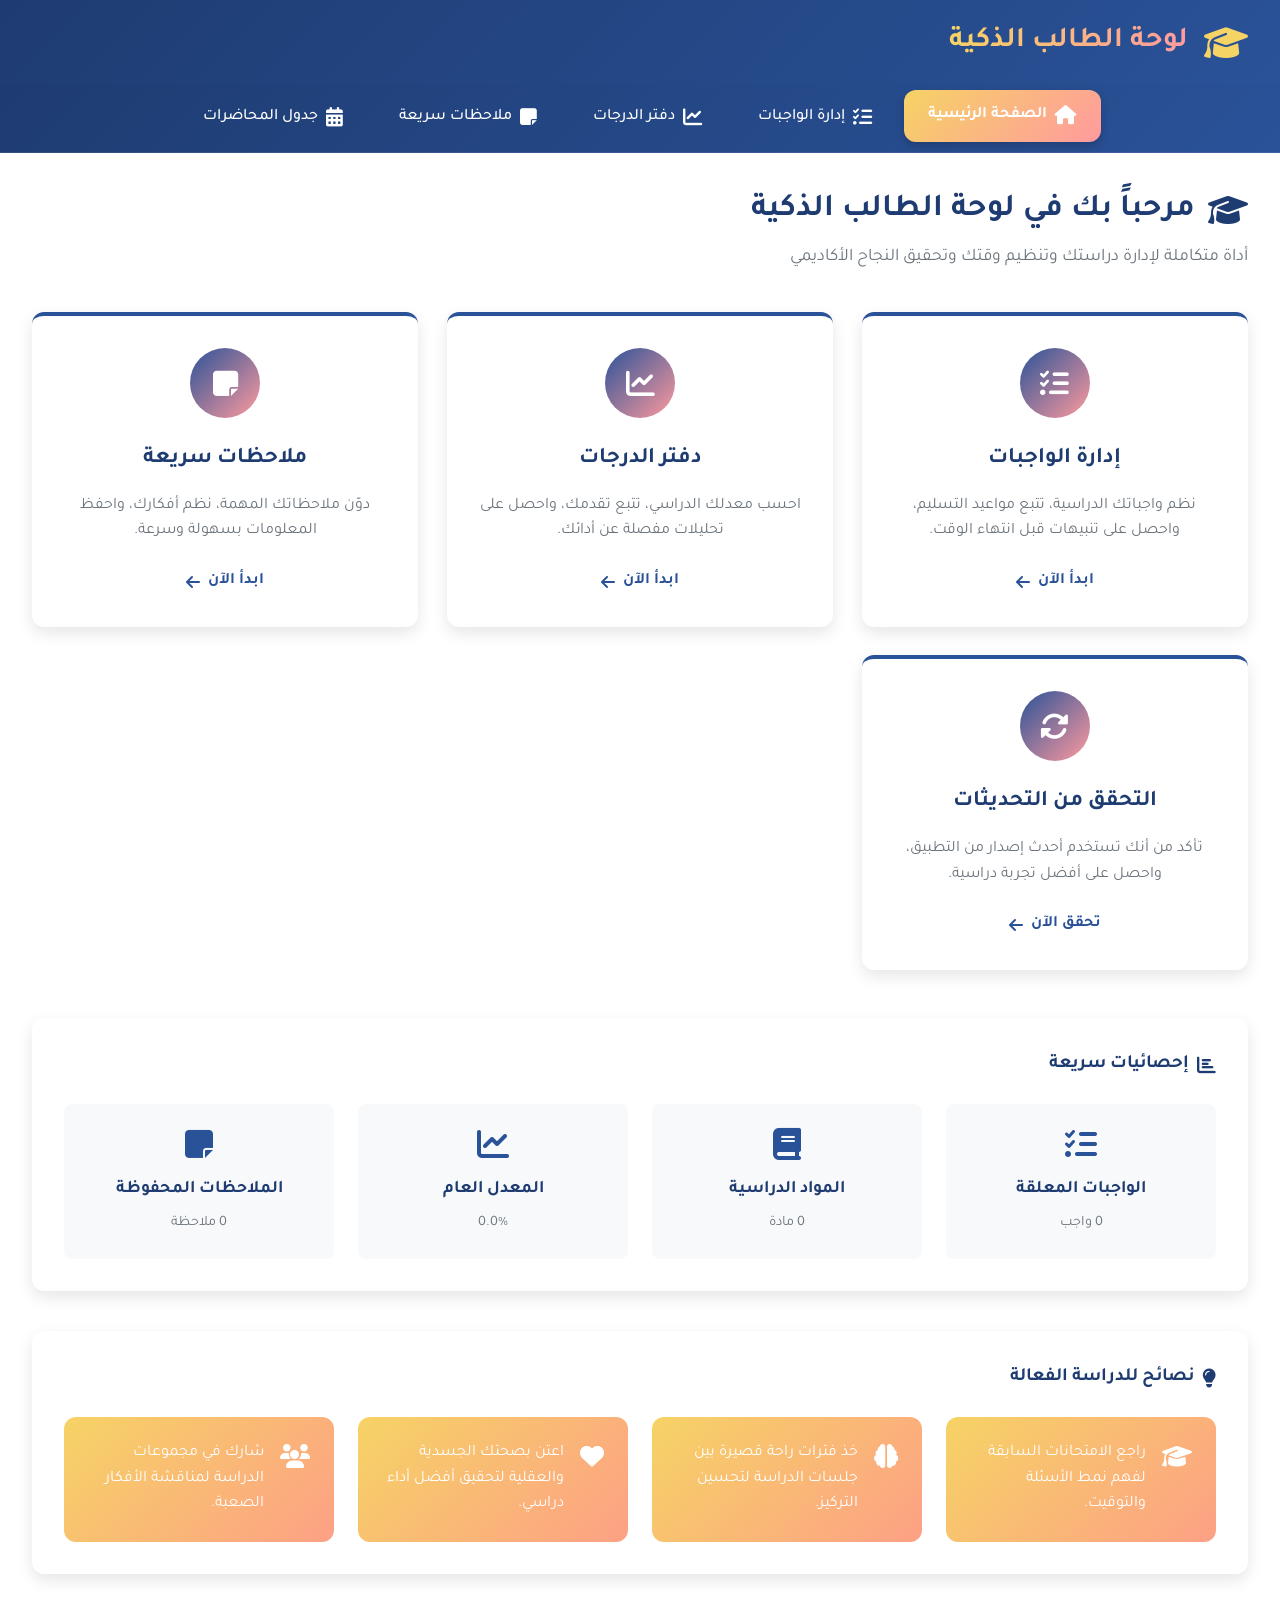
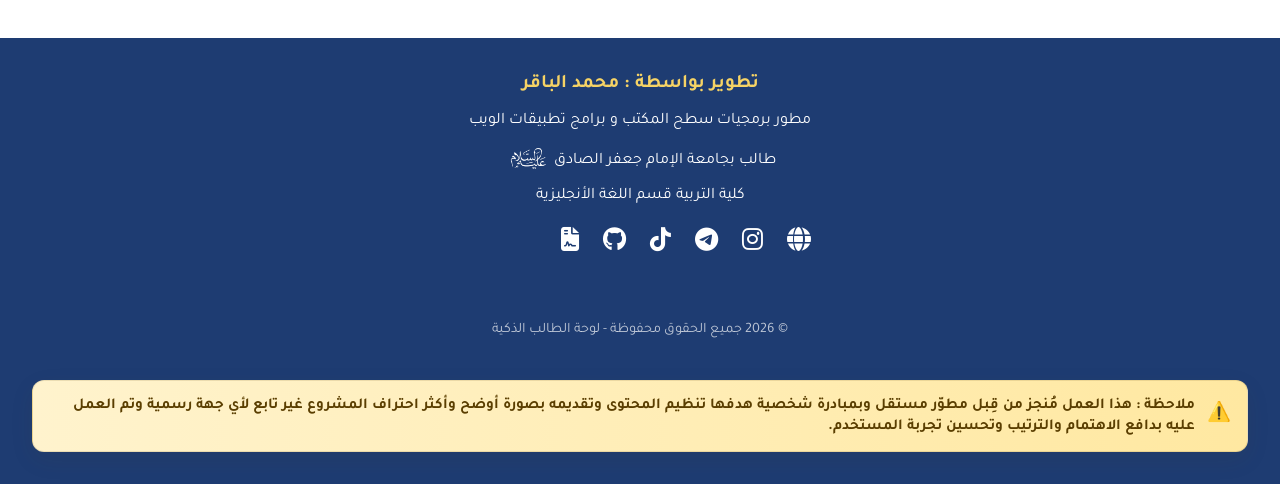
<file: index.html>
<!DOCTYPE html>
<html lang="ar" dir="rtl">
<head>
    <meta charset="UTF-8">
    <meta name="viewport" content="width=device-width, initial-scale=1.0">
    <title>لوحة الطالب الذكية - الصفحة الرئيسية</title>
    <link rel="stylesheet" href="css/style.css">
    <link rel="stylesheet" href="https://cdnjs.cloudflare.com/ajax/libs/font-awesome/6.4.0/css/all.min.css">
    <link href="https://fonts.googleapis.com/css2?family=Poppins:wght@300;400;500;600&family=Tajawal:wght@300;400;500;700&display=swap" rel="stylesheet">
</head>
<body>
    <div class="app-container">
        <header>
            <div class="logo">
                <i class="fas fa-graduation-cap"></i>
                <h1>لوحة الطالب الذكية</h1>
            </div>
        </header>

        <nav>
            <ul class="nav-list">
                <li class="nav-item">
                    <a href="index.html" class="nav-link active">
                        <i class="fas fa-home"></i>
                        <span>الصفحة الرئيسية</span>
                    </a>
                </li>
                <li class="nav-item">
                    <a href="tasks.html" class="nav-link">
                        <i class="fas fa-tasks"></i>
                        <span>إدارة الواجبات</span>
                    </a>
                </li>
                <li class="nav-item">
                    <a href="grades.html" class="nav-link">
                        <i class="fas fa-chart-line"></i>
                        <span>دفتر الدرجات</span>
                    </a>
                </li>
                <li class="nav-item">
                    <a href="notes.html" class="nav-link">
                        <i class="fas fa-sticky-note"></i>
                        <span>ملاحظات سريعة</span>
                    </a>
                </li>
                <li class="nav-item">
                    <a href="tables/schedule.html" class="nav-link">
                        <i class="fas fa-calendar-alt"></i>
                        <span>جدول المحاضرات</span>
                    </a>
                </li>
            </ul>
        </nav>

        <main>
            <div class="welcome-section">
                <div class="welcome-content">
                    <h2><i class="fas fa-graduation-cap"></i> مرحباً بك في لوحة الطالب الذكية</h2>
                    <p class="subtitle">أداة متكاملة لإدارة دراستك وتنظيم وقتك وتحقيق النجاح الأكاديمي</p>
                    
                    <div class="features-grid">
                        <div class="feature-card">
                            <div class="feature-icon">
                                <i class="fas fa-tasks"></i>
                            </div>
                            <h3>إدارة الواجبات</h3>
                            <p>نظم واجباتك الدراسية، تتبع مواعيد التسليم، واحصل على تنبيهات قبل انتهاء الوقت.</p>
                            <a href="tasks.html" class="feature-link">ابدأ الآن <i class="fas fa-arrow-left"></i></a>
                        </div>
                        
                        <div class="feature-card">
                            <div class="feature-icon">
                                <i class="fas fa-chart-line"></i>
                            </div>
                            <h3>دفتر الدرجات</h3>
                            <p>احسب معدلك الدراسي، تتبع تقدمك، واحصل على تحليلات مفصلة عن أدائك.</p>
                            <a href="grades.html" class="feature-link">ابدأ الآن <i class="fas fa-arrow-left"></i></a>
                        </div>
                        
                        <div class="feature-card">
                            <div class="feature-icon">
                                <i class="fas fa-sticky-note"></i>
                            </div>
                            <h3>ملاحظات سريعة</h3>
                            <p>دوّن ملاحظاتك المهمة، نظم أفكارك، واحفظ المعلومات بسهولة وسرعة.</p>
                            <a href="notes.html" class="feature-link">ابدأ الآن <i class="fas fa-arrow-left"></i></a>
                        </div>

                        <div class="feature-card">
                            <div class="feature-icon">
                                <i class="fas fa-sync-alt"></i>
                                <span class="update-indicator" id="update-indicator"></span>
                            </div>
                            <h3>التحقق من التحديثات</h3>
                            <p>تأكد من أنك تستخدم أحدث إصدار من التطبيق، واحصل على أفضل تجربة دراسية.</p>
                            <a href="update.html" class="feature-link" id="check-updates-link">تحقق الآن <i class="fas fa-arrow-left"></i></a>
                        </div>
                    </div>
                    
                    <div class="stats-section">
                        <h3><i class="fas fa-chart-bar"></i> إحصائيات سريعة</h3>
                        <div class="stats-grid" id="quick-stats">

                        </div>
                    </div>
                    
                    <div class="tips-section">
                        <h3><i class="fas fa-lightbulb"></i> نصائح للدراسة الفعالة</h3>
                        <div class="tips-slider">
                            <div class="tip-card">
                                <i class="fas fa-clock"></i>
                                <p>خطط لجدول دراسة منتظم وخصص وقتاً محدداً لكل مادة.</p>
                            </div>
                            <div class="tip-card">
                                <i class="fas fa-brain"></i>
                                <p>خذ فترات راحة قصيرة بين جلسات الدراسة لتحسين التركيز.</p>
                            </div>
                            <div class="tip-card">
                                <i class="fas fa-book"></i>
                                <p>راجع الدروس أولاً بأول ولا تترك التراكم حتى وقت الامتحان.</p>
                            </div>
                            <div class="tip-card">
                                <i class="fas fa-check-circle"></i>
                                <p>ضع أهدافاً واقعية وقابلة للقياس لكل جلسة دراسة.</p>
                            </div>
                        </div>
                    </div>
                </div>
            </div>
        </main>

        <footer>
            <div class="footer-content">
                <div class="developer-info">
                    <h3>تطوير بواسطة : محمد الباقر</h3>
                    <p>مطور برمجيات سطح المكتب و برامج تطبيقات الويب</p>
                    <p>طالب بجامعة الإمام جعفر الصادق<img src="assets/icons/عليه السلام.png" alt="عليه السلام" style="vertical-align: middle; width: 50px;"></p>
                    <p>كلية التربية قسم اللغة الأنجليزية</p>

                    <div class="social-links">
                        <a href="https://wsl-iq.github.io" class="social-link" target="_blank" title="الموقع الشخصي">
                            <i class="fas fa-globe"></i>
                        </a>
                        <a href="https://instagram.com/g6xs0r" class="social-link" target="_blank" title="إنستغرام">
                            <i class="fab fa-instagram"></i>
                        </a>
                        <a href="https://t.me/wsl_iq" class="social-link" target="_blank" title="تليغرام">
                            <i class="fab fa-telegram"></i>
                        </a>
                        <a href="https://www.tiktok.com/@wsl.iq" class="social-link" target="_blank" title="تيك توك">
                            <i class="fab fa-tiktok"></i>
                        </a>
                        <a href="https://github.com/wsl-iq" class="social-link" target="_blank" title="github">
                            <i class="fab fa-github"></i>
                        </a>
                        <a href="policies.html" class="social-link" target="_blank" title="سياسات الاستخدام">
                            <i class="fas fa-file-contract"></i>
                        </a>
                    </div>
                </div>
                
                <div class="copyright">
                    &copy; 2026 جميع الحقوق محفوظة - لوحة الطالب الذكية
                </div>

                <div role="alert" aria-live="polite" style="margin-top:14px;border-radius:12px;padding:14px 16px;background:linear-gradient(90deg,#fff3cd,#ffe8a1);color:#5a3e00;border:1px solid rgba(90,62,0,0.12);box-shadow:0 8px 24px rgba(90,62,0,0.08);font-weight:700;text-align:right;display:flex;align-items:center;gap:12px;">
                    <span style="font-size:1.2rem;line-height:1;">⚠️</span>
                    <small style="font-size:0.95rem;line-height:1.4;display:block;">
                    ملاحظة : هذا العمل مُنجز من قِبل مطوّر مستقل وبمبادرة شخصية هدفها تنظيم المحتوى وتقديمه بصورة أوضح وأكثر احتراف المشروع غير تابع لأي جهة رسمية وتم العمل عليه بدافع الاهتمام والترتيب وتحسين تجربة المستخدم.
                    </small>
                </div>
            </div>
        </footer>
    </div>
    <script src="js/main.js"></script>
</body>
</html>
</file>
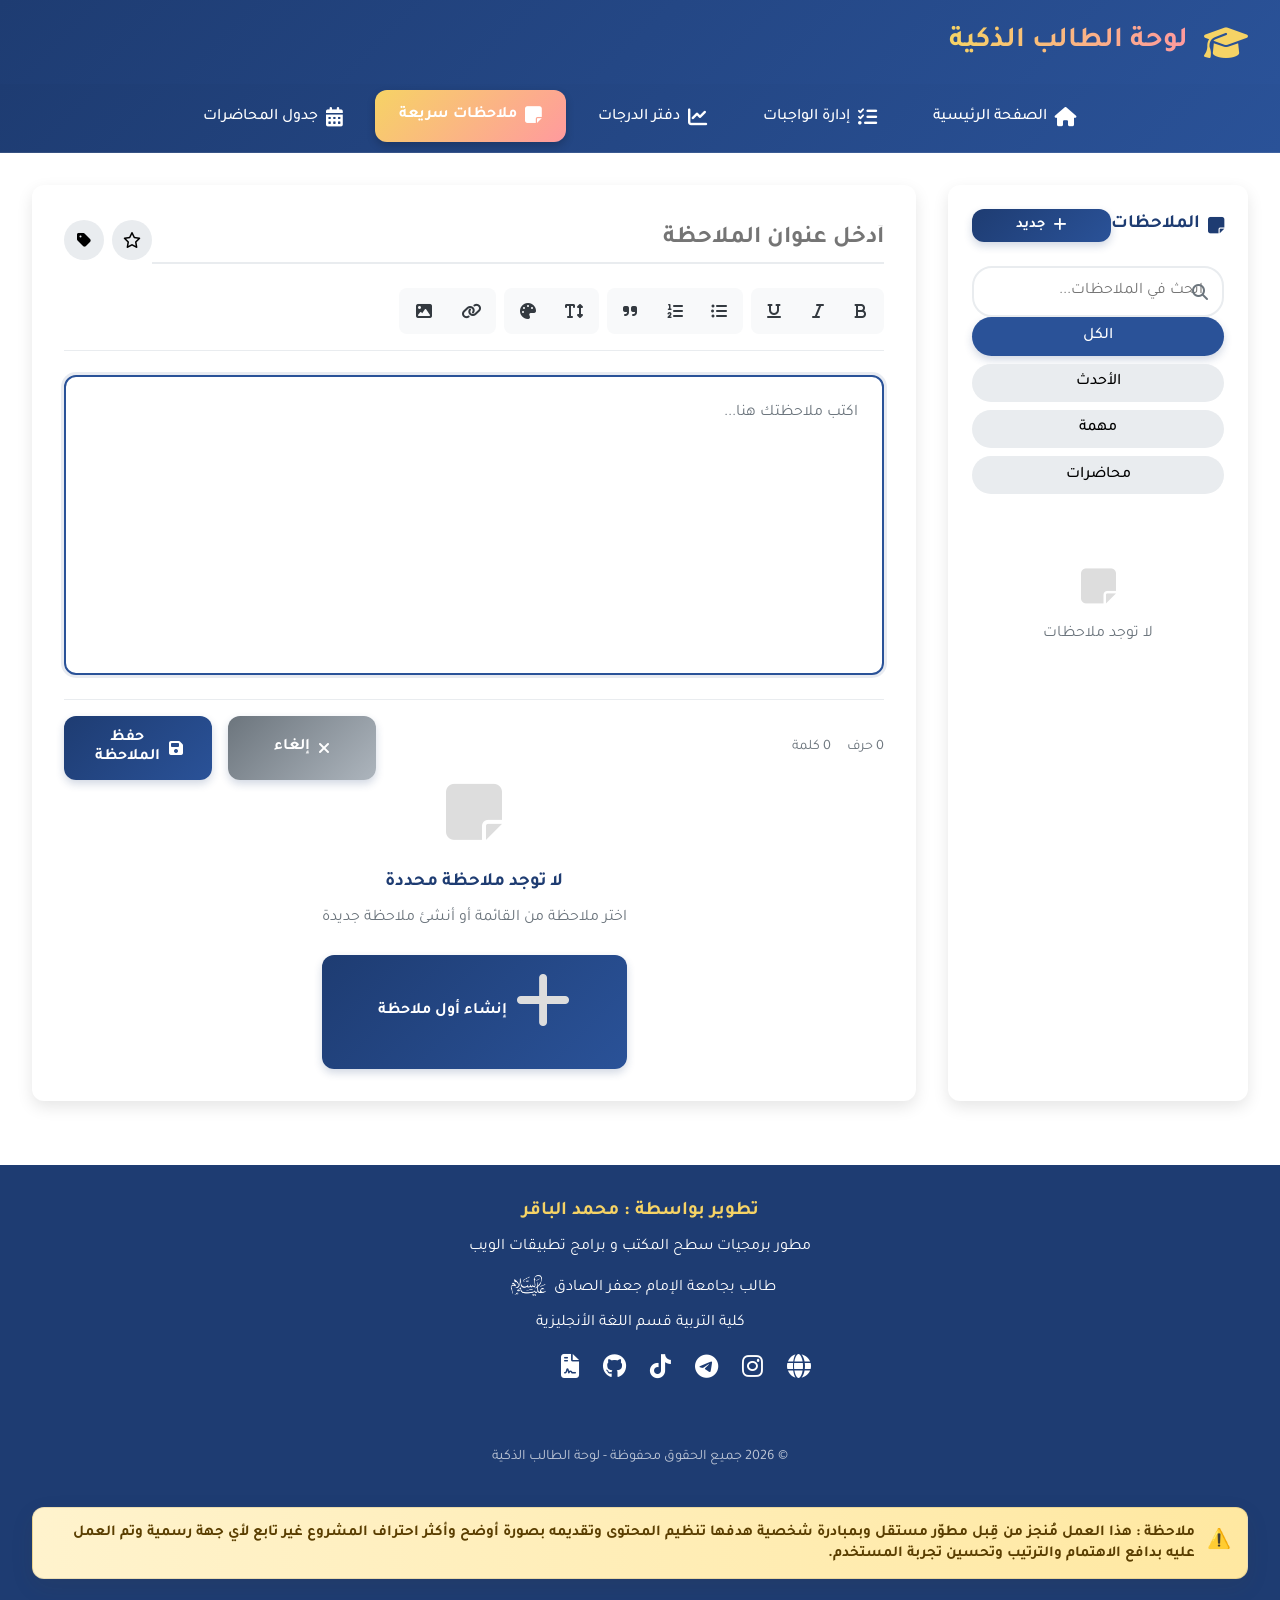
<file: notes.html>
<!DOCTYPE html>
<html lang="ar" dir="rtl">
<head>
    <meta charset="UTF-8">
    <meta name="viewport" content="width=device-width, initial-scale=1.0">
    <title>لوحة الطالب الذكية - الملاحظات السريعة</title>
    <link rel="stylesheet" href="css/style.css">
    <link rel="stylesheet" href="https://cdnjs.cloudflare.com/ajax/libs/font-awesome/6.4.0/css/all.min.css">
    <link href="https://fonts.googleapis.com/css2?family=Poppins:wght@300;400;500;600&family=Tajawal:wght@300;400;500;700&display=swap" rel="stylesheet">
</head>
<body>
    <div class="app-container">
        <header>
            <div class="logo">
                <i class="fas fa-graduation-cap"></i>
                <h1>لوحة الطالب الذكية</h1>
            </div>
        </header>

        <nav>
            <ul class="nav-list">
                <li class="nav-item">
                    <a href="index.html" class="nav-link">
                        <i class="fas fa-home"></i>
                        <span>الصفحة الرئيسية</span>
                    </a>
                </li>
                <li class="nav-item">
                    <a href="tasks.html" class="nav-link">
                        <i class="fas fa-tasks"></i>
                        <span>إدارة الواجبات</span>
                    </a>
                </li>
                <li class="nav-item">
                    <a href="grades.html" class="nav-link">
                        <i class="fas fa-chart-line"></i>
                        <span>دفتر الدرجات</span>
                    </a>
                </li>
                <li class="nav-item">
                    <a href="notes.html" class="nav-link active">
                        <i class="fas fa-sticky-note"></i>
                        <span>ملاحظات سريعة</span>
                    </a>
                </li>
                <li class="nav-item">
                    <a href="tables/schedule.html" class="nav-link">
                        <i class="fas fa-calendar-alt"></i>
                        <span>جدول المحاضرات</span>
                    </a>
                </li>
            </ul>
        </nav>

        <main>
            <div class="notes-page">
                <div class="notes-sidebar">
                    <div class="sidebar-header">
                        <h3><i class="fas fa-sticky-note"></i> الملاحظات</h3>
                        <button class="btn btn-small" id="new-note">
                            <i class="fas fa-plus"></i>
                            جديد
                        </button>
                    </div>
                    
                    <div class="search-box">
                        <input type="text" id="search-notes" placeholder="ابحث في الملاحظات...">
                        <i class="fas fa-search"></i>
                    </div>
                    
                    <div class="notes-filters">
                        <button class="filter-btn active" data-filter="all">الكل</button>
                        <button class="filter-btn" data-filter="recent">الأحدث</button>
                        <button class="filter-btn" data-filter="important">مهمة</button>
                        <button class="filter-btn" data-filter="lecture">محاضرات</button>
                    </div>
                    
                    <div class="notes-list-sidebar" id="notes-list-sidebar">
                        <div class="empty-state-sidebar">
                            <i class="fas fa-sticky-note"></i>
                            <p>لا توجد ملاحظات</p>
                        </div>
                    </div>
                </div>
                
                <div class="notes-main">
                    <div class="notes-editor" id="notes-editor">
                        <div class="editor-header">
                            <div class="form-group note-title-input">
                                <input type="text" id="note-title" placeholder="أدخل عنوان الملاحظة">
                            </div>
                            
                            <div class="editor-actions">
                                <button class="btn-icon" id="toggle-important" title="علامة مهم">
                                    <i class="far fa-star"></i>
                                </button>
                                <button class="btn-icon" id="set-category" title="تصنيف">
                                    <i class="fas fa-tag"></i>
                                </button>
                                <div class="category-dropdown hidden" id="category-dropdown">
                                    <button class="category-option" data-category="lecture">محاضرات</button>
                                    <button class="category-option" data-category="homework">واجبات</button>
                                    <button class="category-option" data-category="exam">امتحانات</button>
                                    <button class="category-option" data-category="personal">شخصية</button>
                                </div>
                            </div>
                        </div>
                        
                        <div class="editor-toolbar">
                            <div class="toolbar-group">
                                <button class="tool-btn" data-format="bold" title="غامق">
                                    <i class="fas fa-bold"></i>
                                </button>
                                <button class="tool-btn" data-format="italic" title="مائل">
                                    <i class="fas fa-italic"></i>
                                </button>
                                <button class="tool-btn" data-format="underline" title="تحته خط">
                                    <i class="fas fa-underline"></i>
                                </button>
                            </div>
                            
                            <div class="toolbar-group">
                                <button class="tool-btn" data-format="list" title="قائمة نقطية">
                                    <i class="fas fa-list-ul"></i>
                                </button>
                                <button class="tool-btn" data-format="list-ol" title="قائمة رقمية">
                                    <i class="fas fa-list-ol"></i>
                                </button>
                                <button class="tool-btn" data-format="quote" title="اقتباس">
                                    <i class="fas fa-quote-right"></i>
                                </button>
                            </div>
                            
                            <div class="toolbar-group">
                                <button class="tool-btn" data-format="fontSize" title="حجم الخط">
                                    <i class="fas fa-text-height"></i>
                                </button>
                                <div class="font-size-dropdown hidden">
                                    <button data-size="12">صغير</button>
                                    <button data-size="16">متوسط</button>
                                    <button data-size="20">كبير</button>
                                </div>
                                <button class="tool-btn" id="text-color" title="لون النص">
                                    <i class="fas fa-palette"></i>
                                </button>
                                <input type="color" id="color-picker" class="hidden">
                            </div>
                            
                            <div class="toolbar-group">
                                <button class="tool-btn" id="insert-link" title="إضافة رابط">
                                    <i class="fas fa-link"></i>
                                </button>
                                <div class="link-dropdown hidden" id="link-dropdown" role="dialog" aria-hidden="true">
                                    <div class="dropdown-inner">
                                        <label for="link-url">أدخل رابطًا:</label>
                                        <input type="url" id="link-url" placeholder="https://example.com">
                                        <label for="link-text">نص الرابط (اختياري):</label>
                                        <input type="text" id="link-text" placeholder="نص مرئي للرابط">
                                        <div class="dropdown-actions">
                                            <button class="btn" id="apply-link"><i class="fas fa-check"></i> إدراج</button>
                                            <button class="btn btn-cancel" id="cancel-link"><i class="fas fa-times"></i> إلغاء</button>
                                        </div>
                                    </div>
                                </div>

                                <button class="tool-btn" id="insert-image" title="إضافة صورة">
                                    <i class="fas fa-image"></i>
                                </button>
                                <div class="image-dropdown hidden" id="image-dropdown" role="dialog" aria-hidden="true">
                                    <div class="dropdown-inner">
                                        <label>أدخل رابط الصورة:</label>
                                        <input type="url" id="image-url" placeholder="https://example.com/image.jpg">
                                        <div class="or-separator">أو</div>
                                        <label for="image-file">اختر ملفًا من جهازك:</label>
                                        <input type="file" id="image-file" accept="image/*">
                                        <div class="image-preview-wrapper hidden" id="image-preview-wrapper">
                                            <label>معاينة:</label>
                                            <img id="image-preview" alt="معاينة الصورة" />
                                        </div>
                                        <div class="dropdown-actions">
                                            <button class="btn" id="apply-image"><i class="fas fa-check"></i> إدراج</button>
                                            <button class="btn btn-cancel" id="cancel-image"><i class="fas fa-times"></i> إلغاء</button>
                                        </div>
                                    </div>
                                </div>
                            </div>
                        </div>
                        
                        <div class="editor-content">
                            <div class="note-content" id="note-content" contenteditable="true" placeholder="اكتب ملاحظتك هنا..."></div>
                        </div>
                        
                        <div class="editor-footer">
                            <div class="editor-info">
                                <span id="char-count">0 حرف</span>
                                <span id="word-count">0 كلمة</span>
                            </div>
                            
                            <div class="editor-buttons">
                                <button class="btn btn-cancel" id="cancel-note">
                                    <i class="fas fa-times"></i>
                                    إلغاء
                                </button>
                                <button class="btn btn-save" id="save-note">
                                    <i class="fas fa-save"></i>
                                    حفظ الملاحظة
                                </button>
                            </div>
                        </div>
                    </div>
                    
                    <div class="note-viewer hidden" id="note-viewer">
                        <div class="note-viewer-header">
                            <h2 id="viewer-title">عنوان الملاحظة</h2>
                            <div class="note-meta">
                                <span id="viewer-date">تاريخ</span>
                                <span class="note-category" id="viewer-category">فئة</span>
                                <span class="note-important" id="viewer-important"><i class="fas fa-star"></i></span>
                            </div>
                        </div>
                        
                        <div class="note-viewer-content" id="viewer-content">
                            محتوى الملاحظة
                        </div>
                        
                        <div class="note-viewer-actions">
                            <button class="btn" id="edit-note">
                                <i class="fas fa-edit"></i>
                                تعديل
                            </button>
                            <button class="btn btn-delete" id="delete-note">
                                <i class="fas fa-trash"></i>
                                حذف
                            </button>
                        </div>
                    </div>
                    
                    <div class="notes-empty-state" id="notes-empty">
                        <div class="empty-content">
                            <i class="fas fa-sticky-note"></i>
                            <h3>لا توجد ملاحظة محددة</h3>
                            <p>اختر ملاحظة من القائمة أو أنشئ ملاحظة جديدة</p>
                            <button class="btn" id="create-first-note">
                                <i class="fas fa-plus"></i>
                                إنشاء أول ملاحظة
                            </button>
                        </div>
                    </div>
                </div>
            </div>
        </main>

        <footer>
            <div class="footer-content">
                <div class="developer-info">
                    <h3>تطوير بواسطة : محمد الباقر</h3>
                    <p>مطور برمجيات سطح المكتب و برامج تطبيقات الويب</p>
                    <p>طالب بجامعة الإمام جعفر الصادق<img src="assets/icons/عليه السلام.png" alt="عليه السلام" style="vertical-align: middle; width: 50px;"></p>
                    <p>كلية التربية قسم اللغة الأنجليزية</p>
                    <div class="social-links">
                        <a href="https://wsl-iq.github.io" class="social-link" target="_blank" title="الموقع الشخصي">
                            <i class="fas fa-globe"></i>
                        </a>
                        <a href="https://instagram.com/g6xs0r" class="social-link" target="_blank" title="إنستغرام">
                            <i class="fab fa-instagram"></i>
                        </a>
                        <a href="https://t.me/wsl_iq" class="social-link" target="_blank" title="تليغرام">
                            <i class="fab fa-telegram"></i>
                        </a>
                        <a href="https://www.tiktok.com/@wsl.iq" class="social-link" target="_blank" title="تيك توك">
                            <i class="fab fa-tiktok"></i>
                        </a>
                        <a href="https://github.com/wsl-iq" class="social-link" target="_blank" title="github">
                            <i class="fab fa-github"></i>
                        </a>
                        <a href="policies.html" class="social-link" target="_blank" title="سياسات الاستخدام">
                            <i class="fas fa-file-contract"></i>
                        </a>
                    </div>
                </div>
                
                <div class="copyright">
                    &copy; 2026 جميع الحقوق محفوظة - لوحة الطالب الذكية
                </div>

                <div role="alert" aria-live="polite" style="margin-top:14px;border-radius:12px;padding:14px 16px;background:linear-gradient(90deg,#fff3cd,#ffe8a1);color:#5a3e00;border:1px solid rgba(90,62,0,0.12);box-shadow:0 8px 24px rgba(90,62,0,0.08);font-weight:700;text-align:right;display:flex;align-items:center;gap:12px;">
                    <span style="font-size:1.2rem;line-height:1;">⚠️</span>
                    <small style="font-size:0.95rem;line-height:1.4;display:block;">
                    ملاحظة : هذا العمل مُنجز من قِبل مطوّر مستقل وبمبادرة شخصية هدفها تنظيم المحتوى وتقديمه بصورة أوضح وأكثر احتراف المشروع غير تابع لأي جهة رسمية وتم العمل عليه بدافع الاهتمام والترتيب وتحسين تجربة المستخدم.
                    </small>
                </div>
            </div>
        </footer>
    </div>

    <script src="js/notes.js"></script>
</body>
</html>
</file>
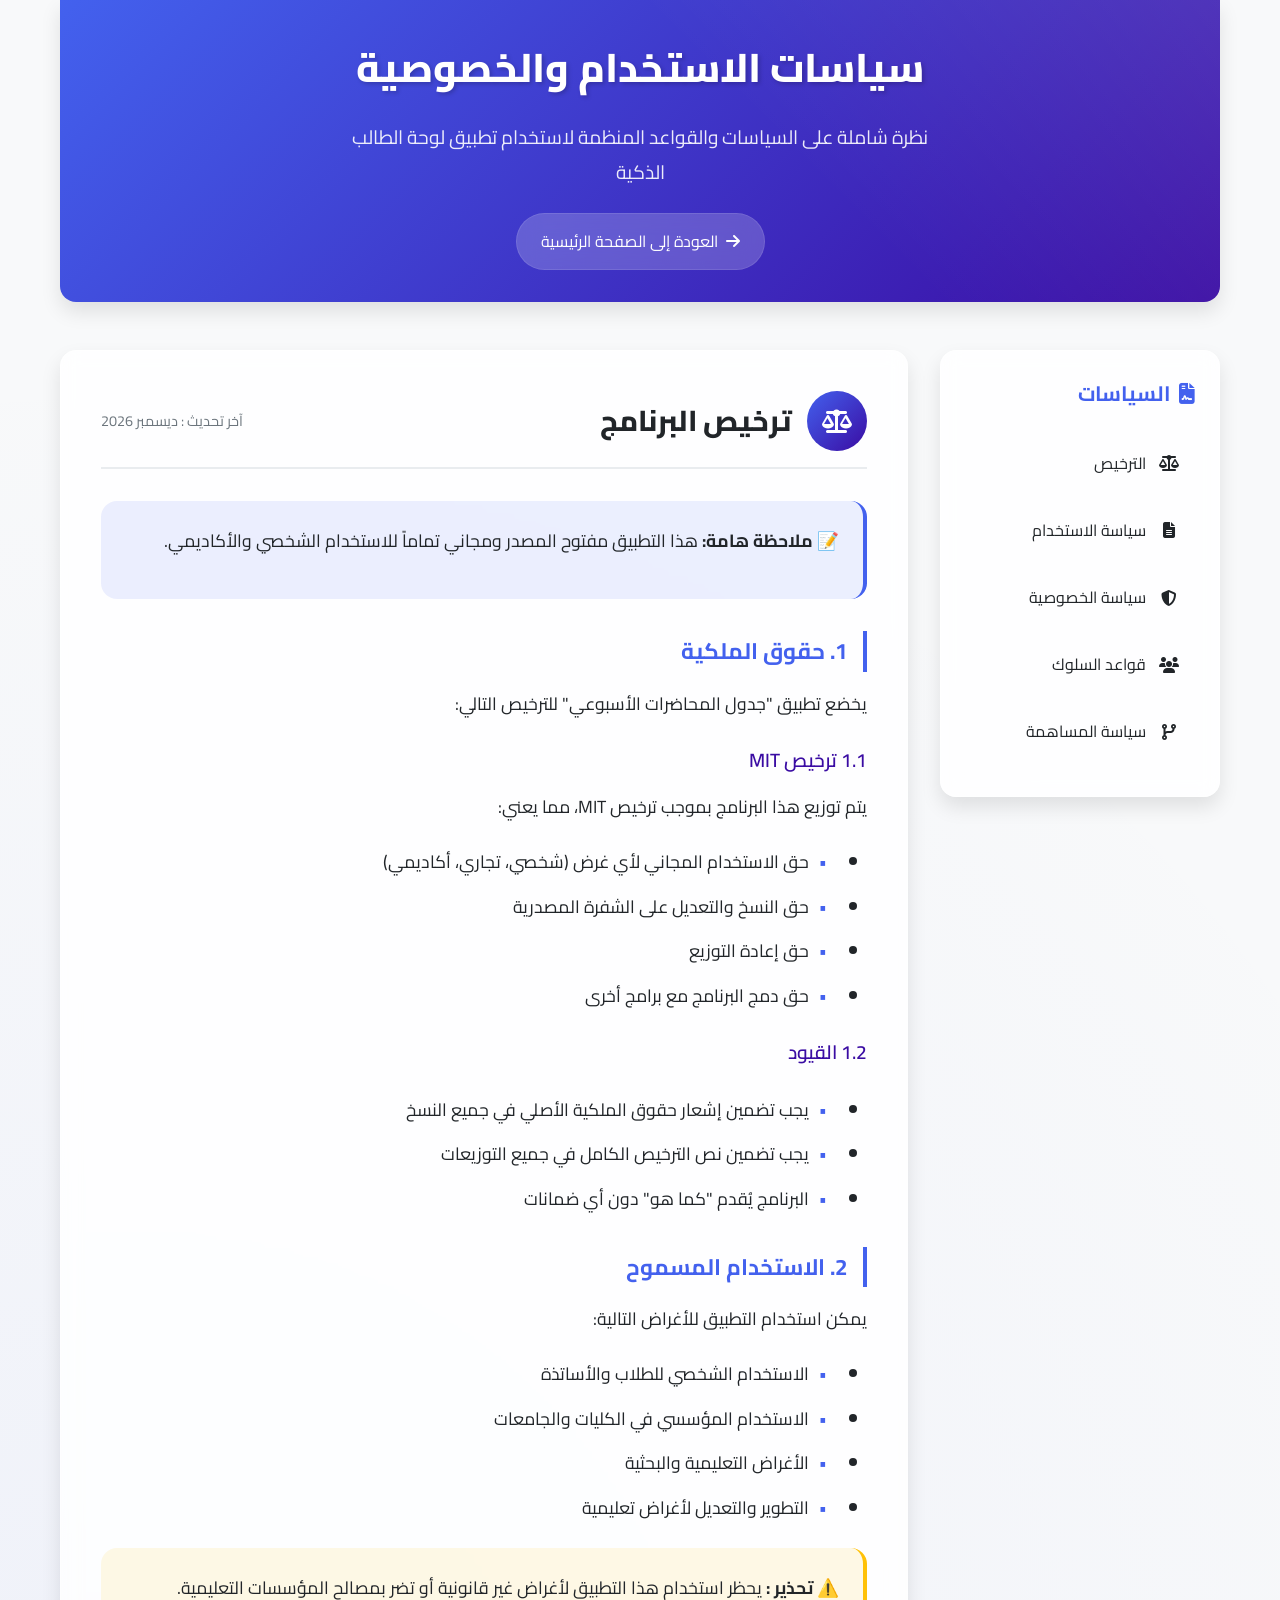
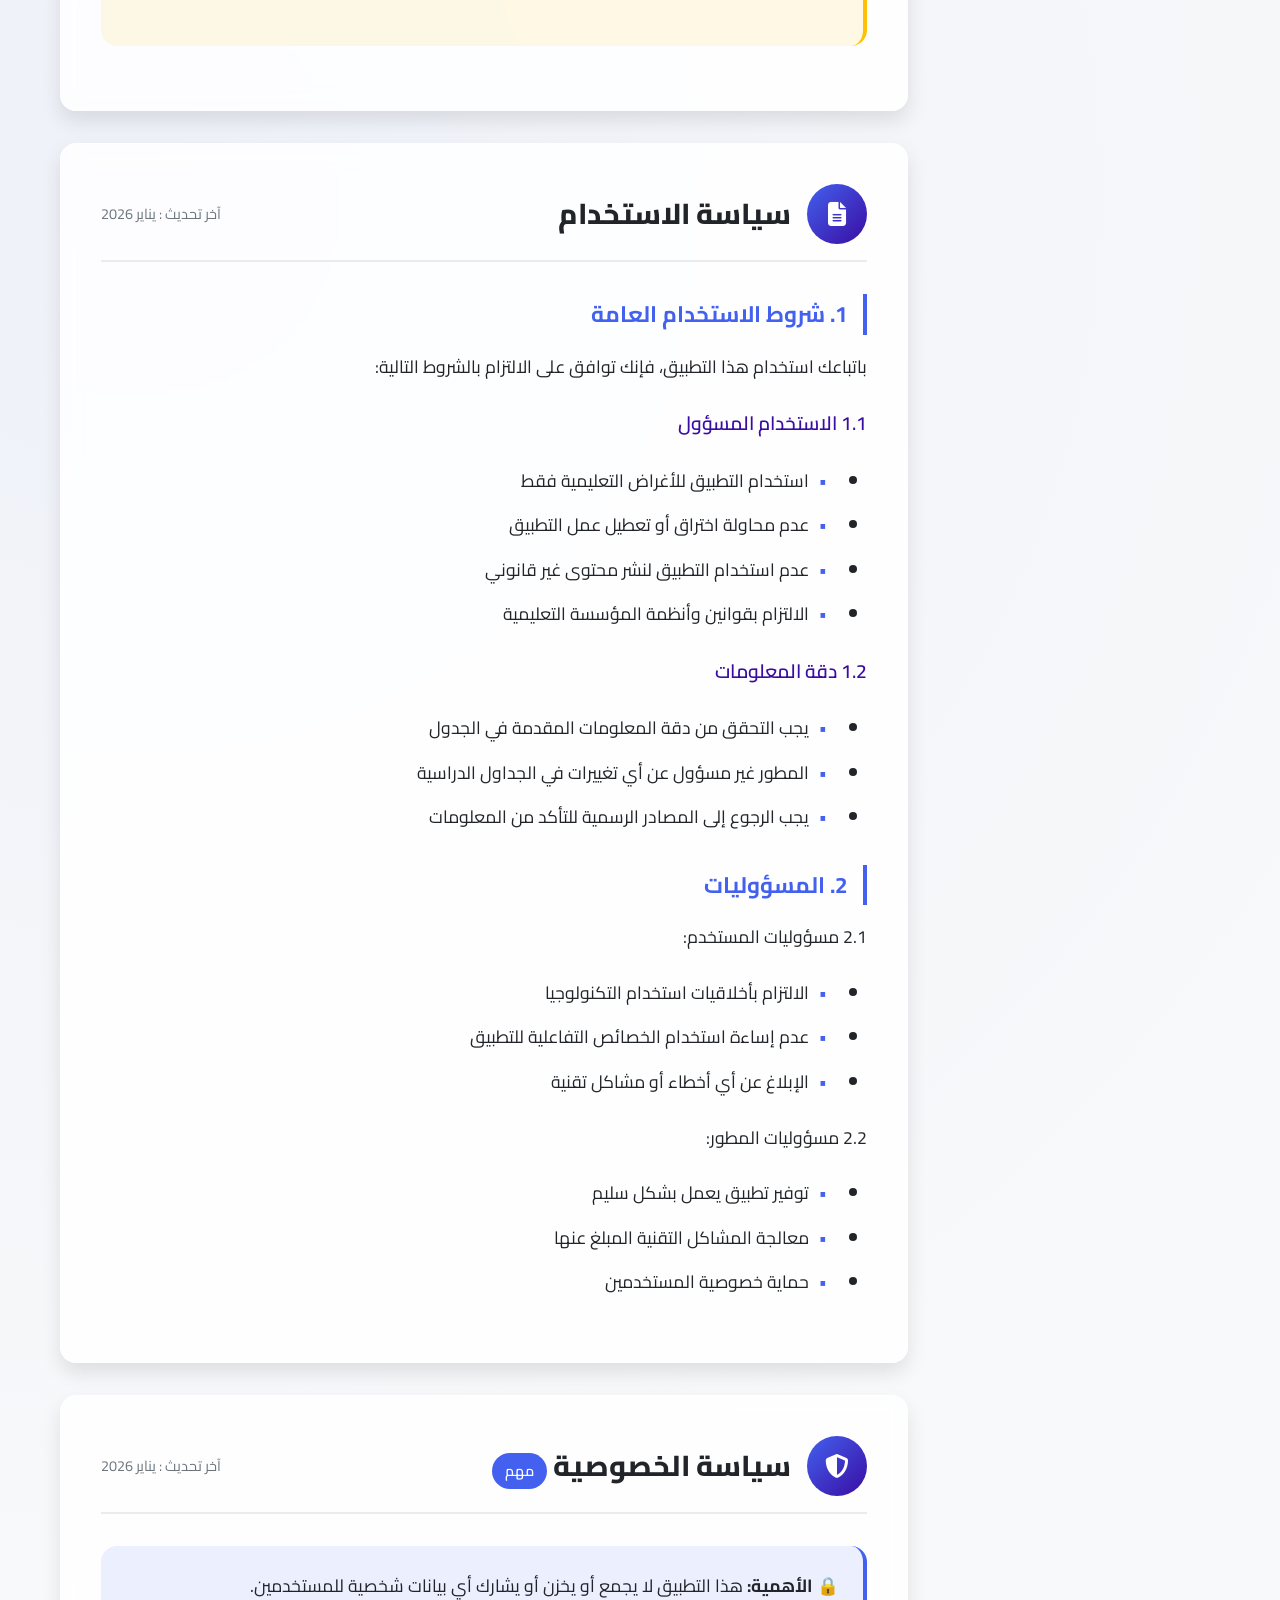
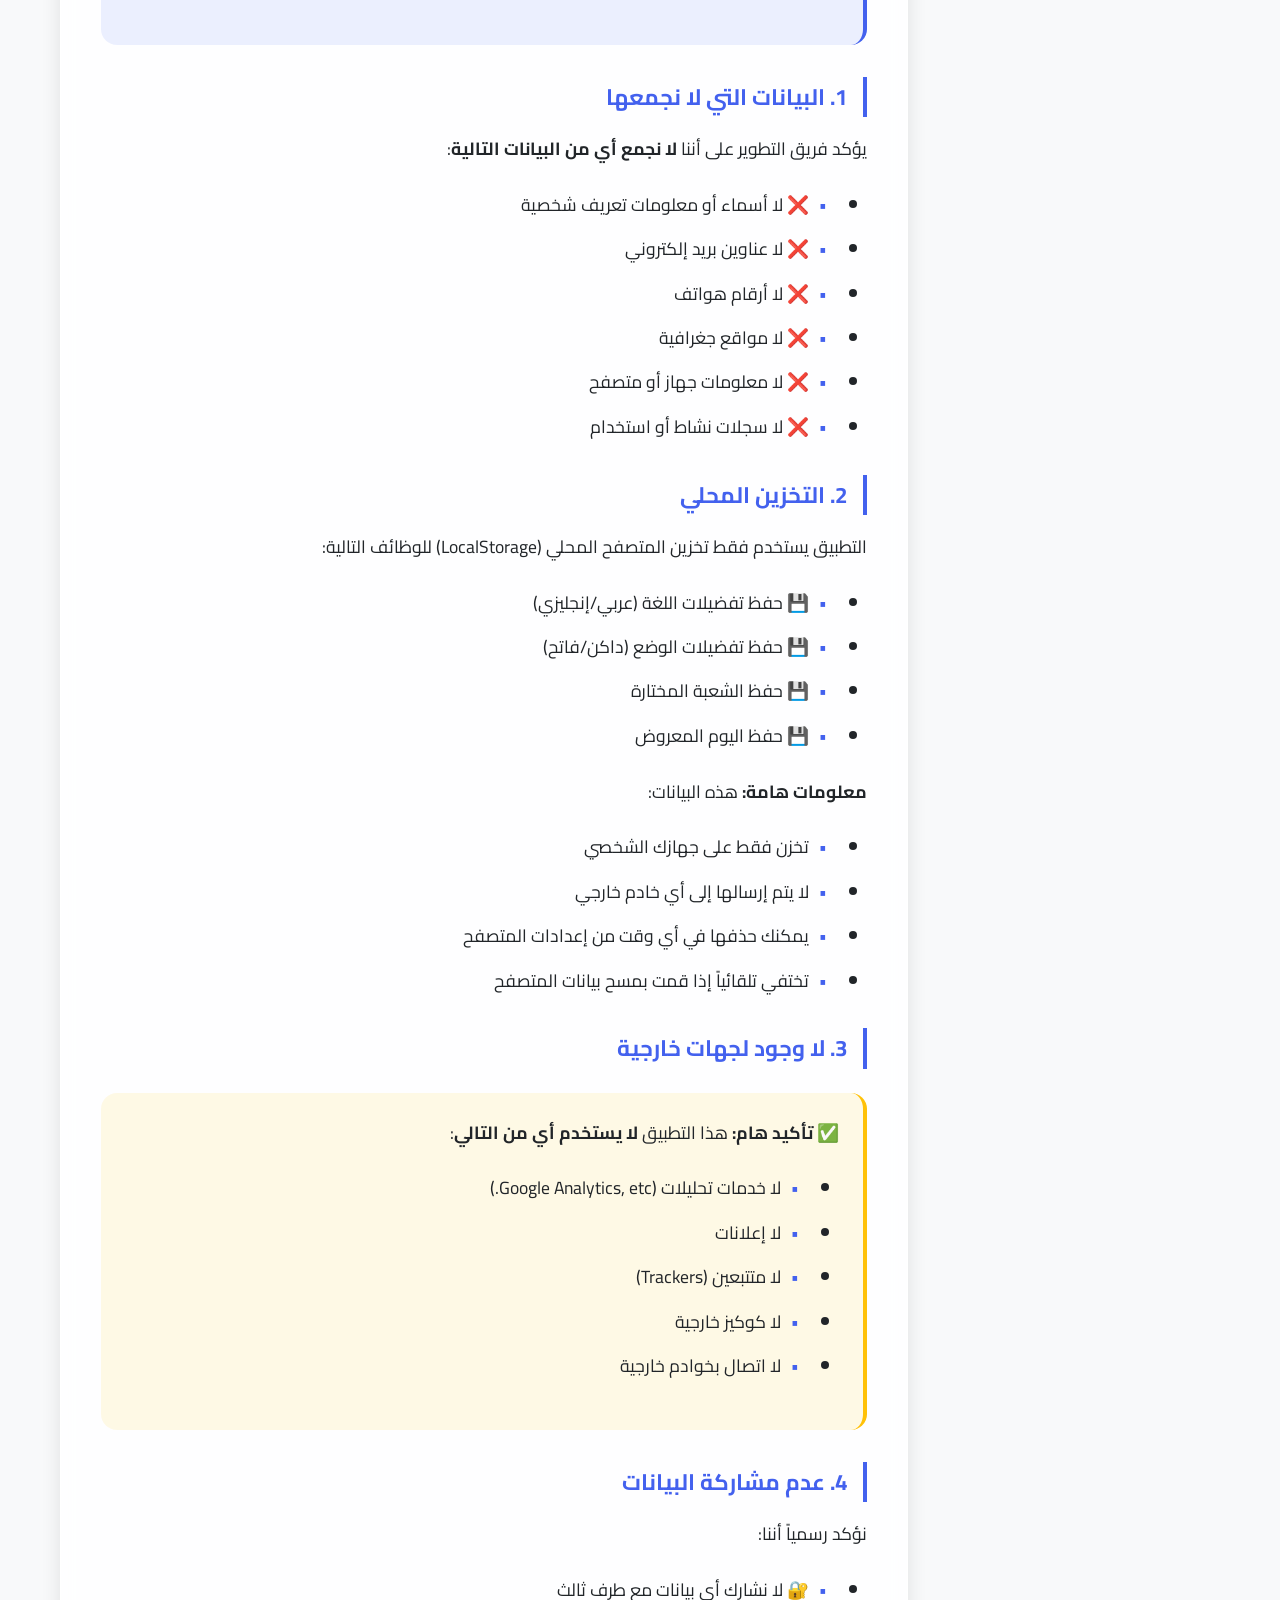
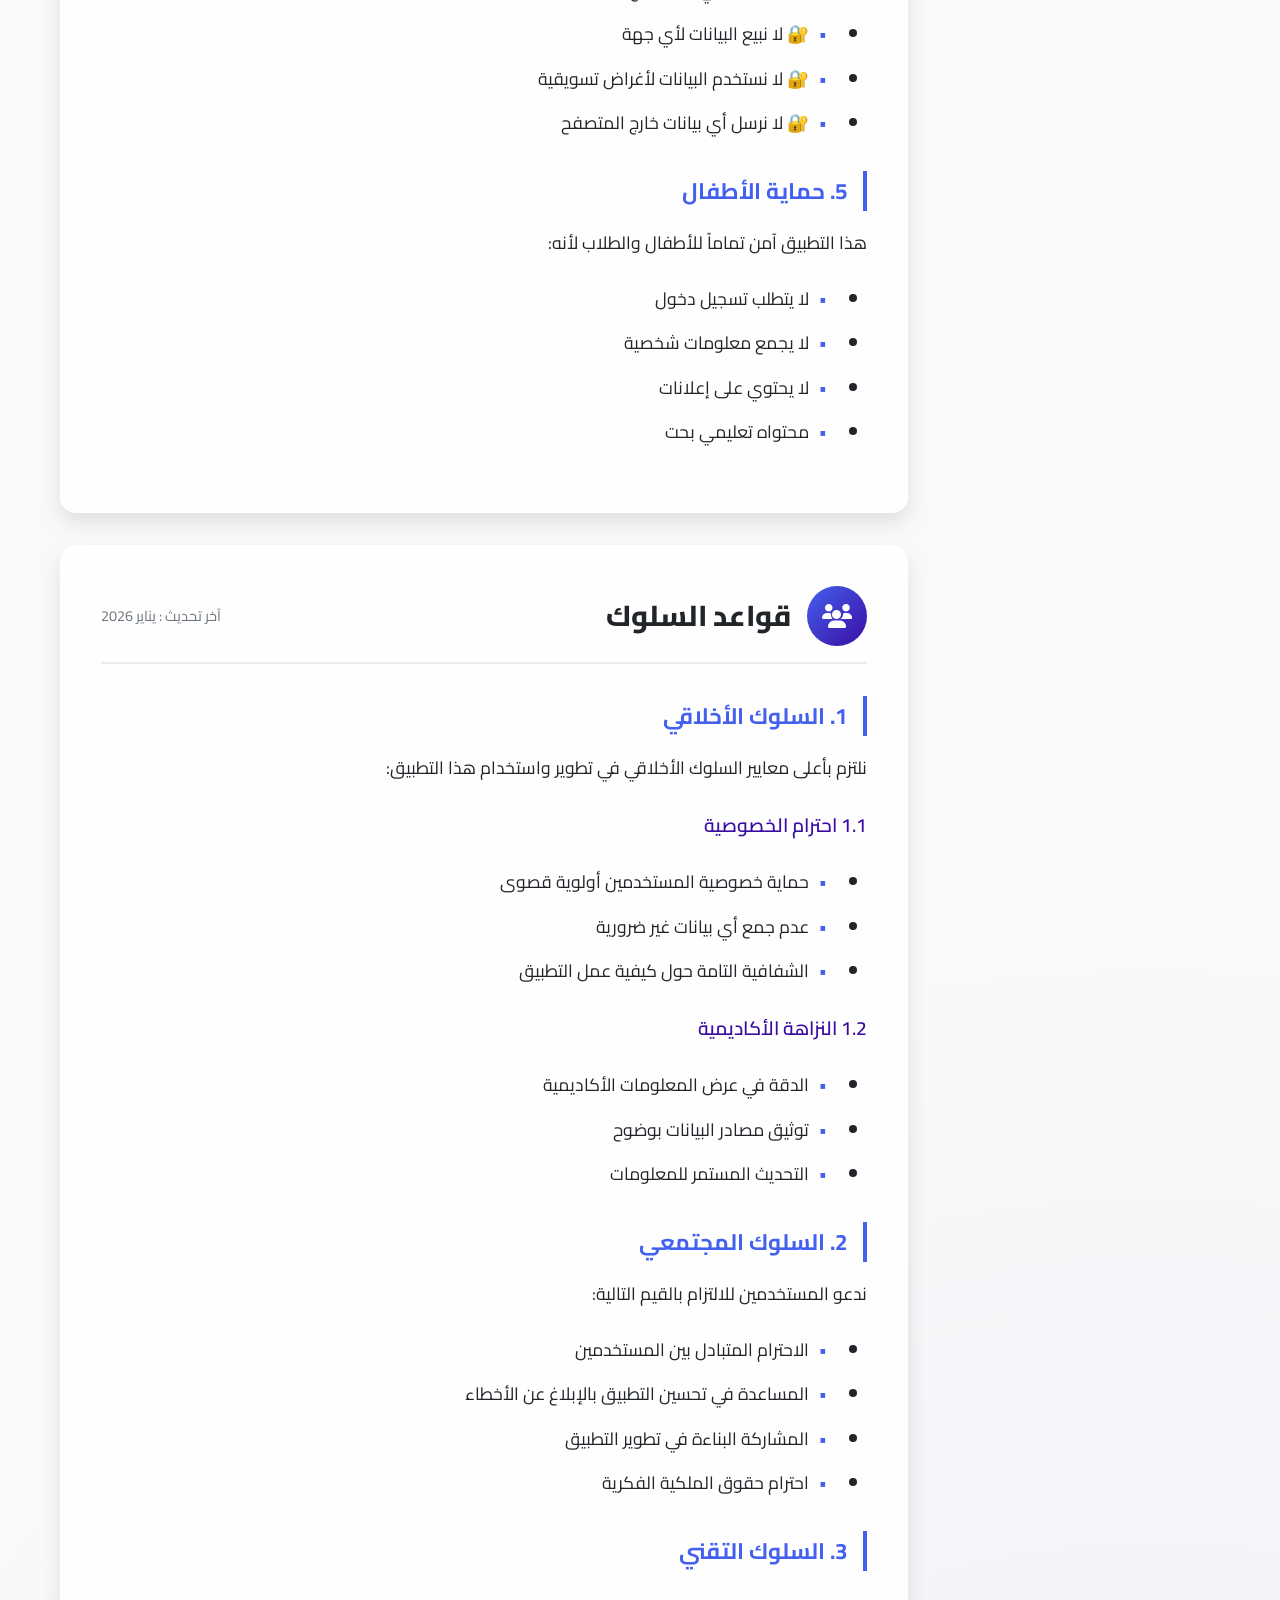
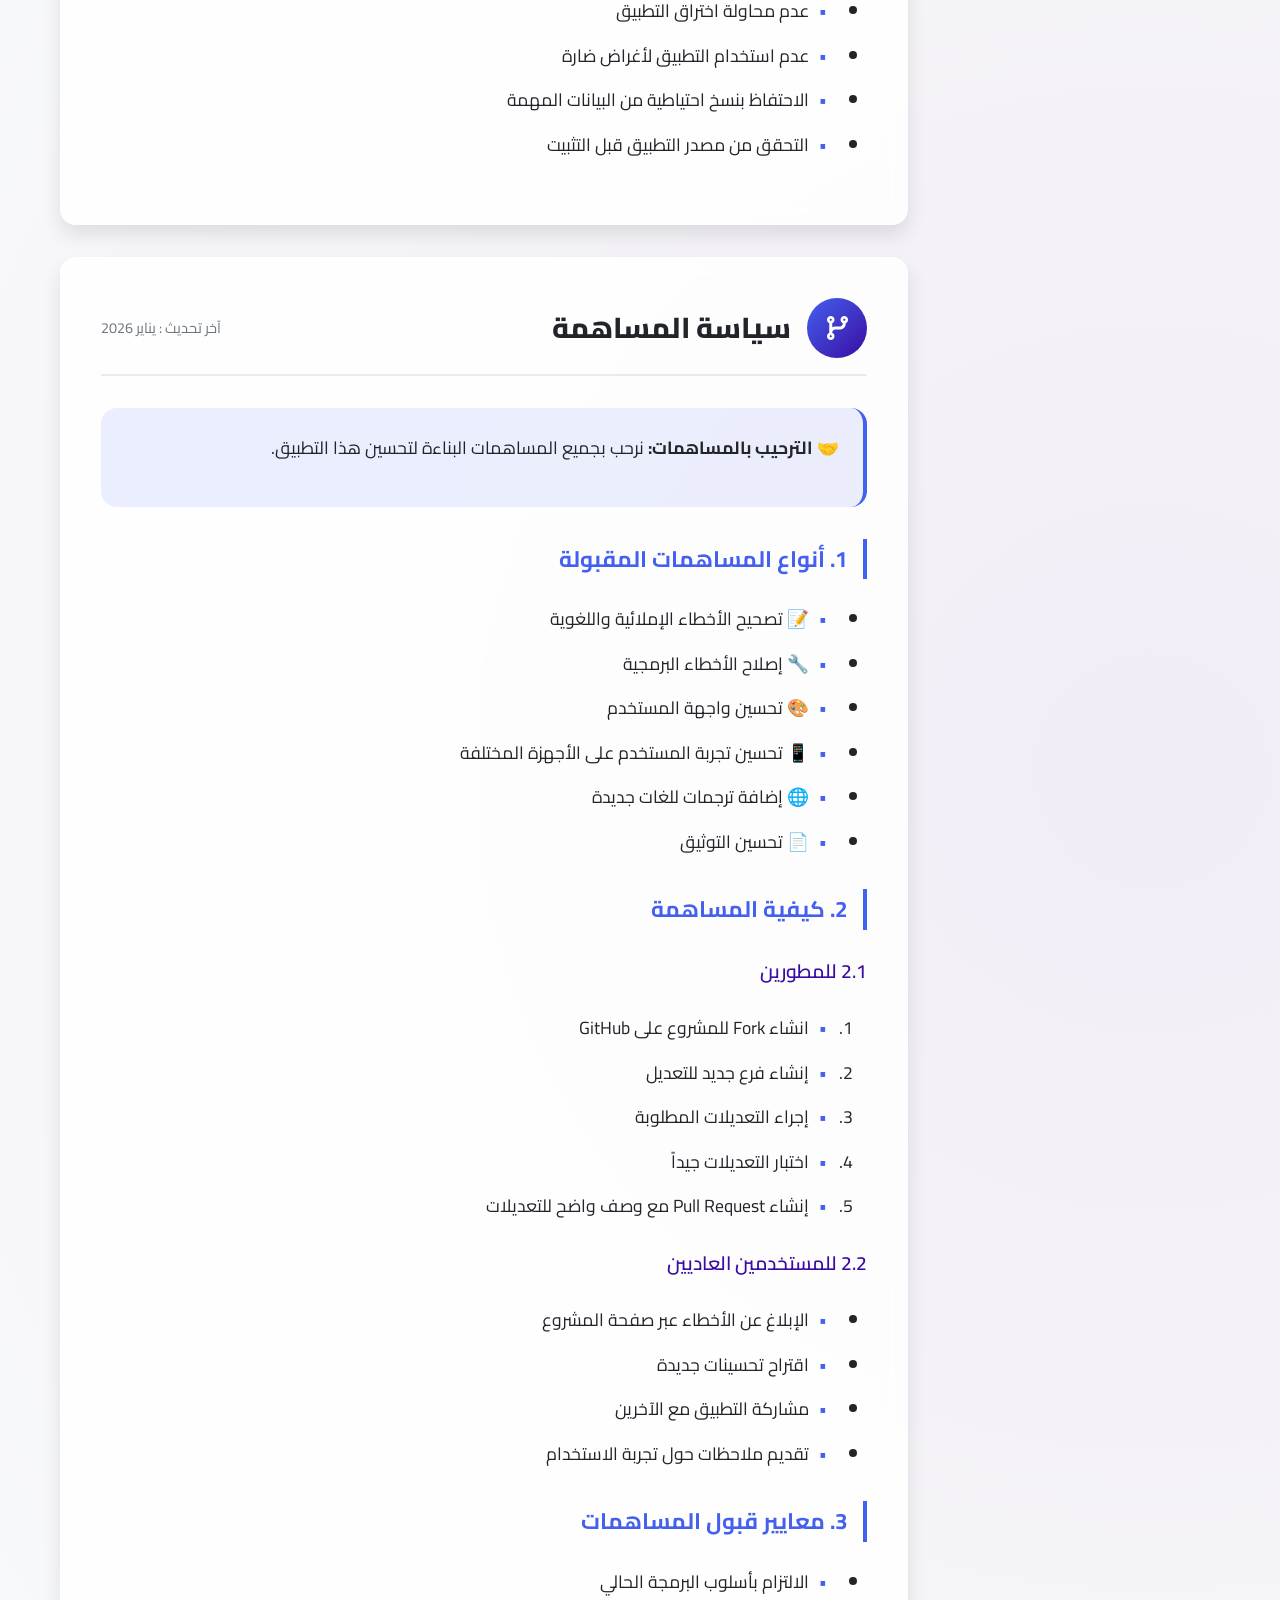
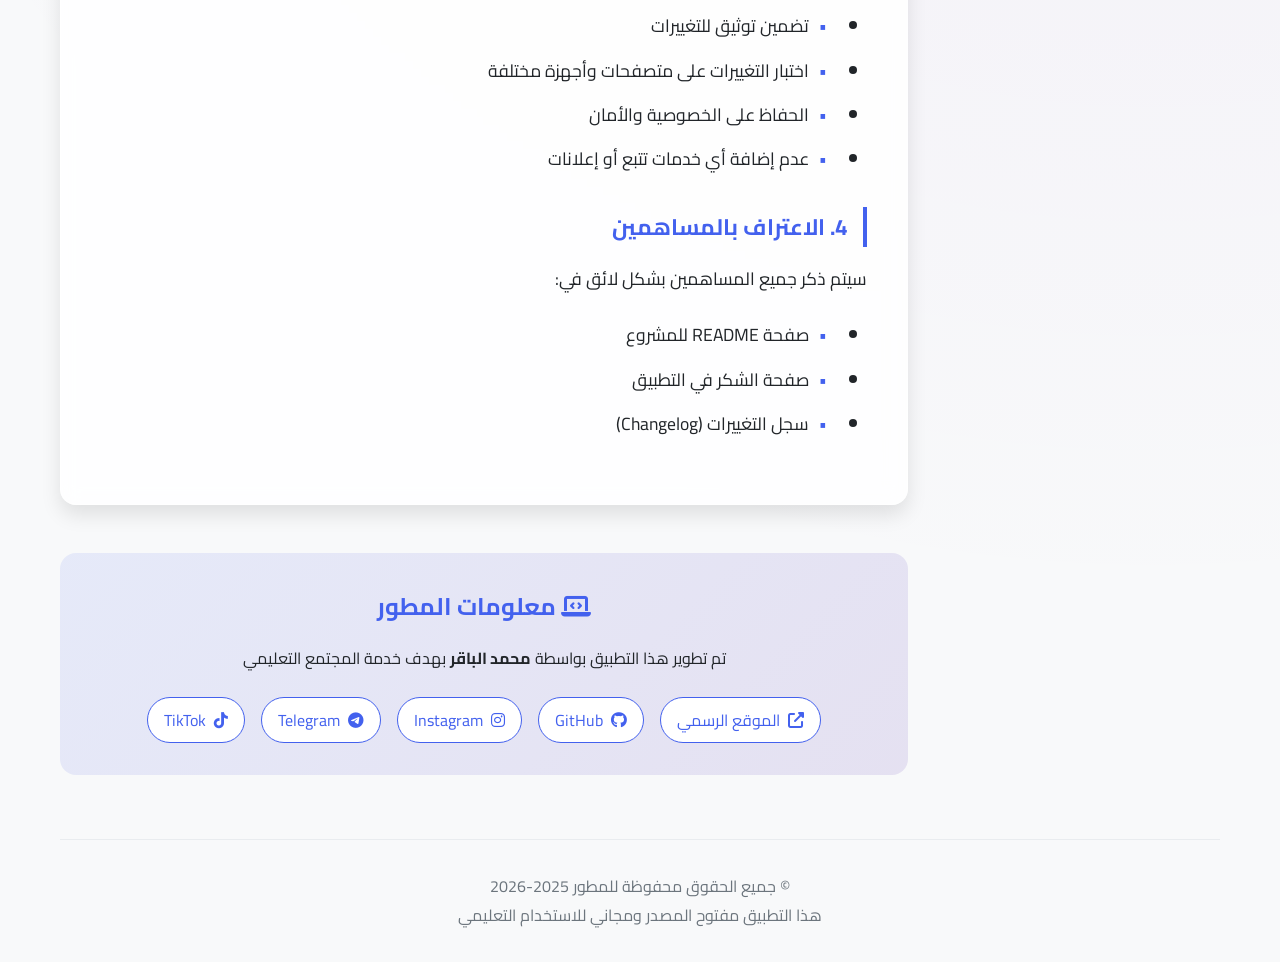
<file: policies.html>
<!DOCTYPE html>
<html lang="ar" dir="rtl">
<head>
    <meta charset="UTF-8">
    <meta name="viewport" content="width=device-width, initial-scale=1.0">
    <title>سياسات الاستخدام - لوحة الطالب الذكية</title>
    <link rel="stylesheet" href="https://fonts.googleapis.com/css2?family=Cairo:wght@300;400;600;700&family=Poppins:wght@300;400;500;600&display=swap">
    <link rel="stylesheet" href="https://cdnjs.cloudflare.com/ajax/libs/font-awesome/6.4.0/css/all.min.css">
    <style>
        :root {
            --primary-color: #4361ee;
            --secondary-color: #3a0ca3;
            --accent-color: #7209b7;
            --light-color: #f8f9fa;
            --dark-color: #212529;
            --gray-color: #6c757d;
            --light-gray: #e9ecef;
            --border-radius: 16px;
            --transition: all 0.3s ease;
            --shadow: 0 10px 20px rgba(0, 0, 0, 0.1);
            --glass-border: rgba(255, 255, 255, 0.3);
            --font-arabic: 'Cairo', sans-serif;
            --font-english: 'Poppins', sans-serif;
        }

        [data-theme="dark"] {
            --primary-color: #5a7dff;
            --secondary-color: #4a1dc4;
            --accent-color: #8a2be2;
            --light-color: #121212;
            --dark-color: #f8f9fa;
            --gray-color: #adb5bd;
            --light-gray: #2d2d2d;
            --shadow: 0 10px 20px rgba(0, 0, 0, 0.3);
            --glass-border: rgba(255, 255, 255, 0.1);
        }

        * {
            margin: 0;
            padding: 0;
            box-sizing: border-box;
        }

        html {
            font-size: 16px;
            scroll-behavior: smooth;
        }

        body {
            font-family: var(--font-arabic);
            background: var(--light-color);
            color: var(--dark-color);
            line-height: 1.8;
            transition: var(--transition);
            min-height: 100vh;
            background-image: 
                radial-gradient(circle at 10% 20%, rgba(67, 97, 238, 0.05) 0%, transparent 20%),
                radial-gradient(circle at 90% 80%, rgba(114, 9, 183, 0.05) 0%, transparent 20%);
        }

        body[dir="ltr"] {
            font-family: var(--font-english);
        }

        .container {
            max-width: 1200px;
            margin: 0 auto;
            padding: 0 20px;
        }

        .header {
            background: linear-gradient(135deg, #4361ee 0%, #3a0ca3 100%);
            color: white;
            padding: 2rem 0;
            border-radius: 0 0 var(--border-radius) var(--border-radius);
            margin-bottom: 3rem;
            box-shadow: var(--shadow);
            position: relative;
            overflow: hidden;
        }

        .header::before {
            content: '';
            position: absolute;
            top: 0;
            right: 0;
            width: 100%;
            height: 100%;
            background: linear-gradient(45deg, transparent 60%, rgba(255,255,255,0.1) 100%);
            pointer-events: none;
        }

        .header-content {
            text-align: center;
            position: relative;
            z-index: 1;
        }

        .main-title {
            font-size: 2.5rem;
            font-weight: 800;
            margin-bottom: 1rem;
            text-shadow: 2px 2px 4px rgba(0,0,0,0.2);
        }

        .subtitle {
            font-size: 1.2rem;
            opacity: 0.9;
            max-width: 600px;
            margin: 0 auto;
        }

        .back-button {
            display: inline-flex;
            align-items: center;
            gap: 0.5rem;
            background: rgba(255, 255, 255, 0.2);
            color: white;
            border: none;
            padding: 0.8rem 1.5rem;
            border-radius: 50px;
            font-family: inherit;
            font-size: 1rem;
            cursor: pointer;
            margin-top: 1.5rem;
            transition: var(--transition);
            text-decoration: none;
            backdrop-filter: blur(10px);
            border: 1px solid rgba(255, 255, 255, 0.1);
        }

        .back-button:hover {
            background: rgba(255, 255, 255, 0.3);
            transform: translateY(-2px);
            text-decoration: none;
        }

        .policies-content {
            display: flex;
            gap: 2rem;
            margin-bottom: 4rem;
        }

        .policies-nav {
            width: 280px;
            flex-shrink: 0;
            position: sticky;
            top: 2rem;
            height: fit-content;
        }

        .nav-card {
            background: rgba(255, 255, 255, 0.85);
            border-radius: var(--border-radius);
            padding: 1.5rem;
            box-shadow: var(--shadow);
            border: 1px solid var(--glass-border);
            backdrop-filter: blur(10px);
        }

        [data-theme="dark"] .nav-card {
            background: rgba(40, 40, 40, 0.85);
        }

        .nav-title {
            font-size: 1.3rem;
            font-weight: 700;
            margin-bottom: 1.5rem;
            color: var(--primary-color);
            display: flex;
            align-items: center;
            gap: 0.5rem;
        }

        .nav-list {
            list-style: none;
        }

        .nav-item {
            margin-bottom: 0.8rem;
        }

        .nav-link {
            display: flex;
            align-items: center;
            gap: 0.8rem;
            color: var(--dark-color);
            text-decoration: none;
            padding: 0.8rem 1rem;
            border-radius: var(--border-radius);
            transition: var(--transition);
            border-left: 4px solid transparent;
        }

        .nav-link:hover {
            background: var(--light-gray);
            border-left-color: var(--primary-color);
            transform: translateX(-5px);
        }

        .nav-link.active {
            background: rgba(67, 97, 238, 0.1);
            color: var(--primary-color);
            border-left-color: var(--primary-color);
            font-weight: 600;
        }

        .nav-link i {
            width: 20px;
            text-align: center;
        }

        .policies-main {
            flex: 1;
        }

        .policy-section {
            background: rgba(255, 255, 255, 0.85);
            border-radius: var(--border-radius);
            padding: 2.5rem;
            margin-bottom: 2rem;
            box-shadow: var(--shadow);
            border: 1px solid var(--glass-border);
            backdrop-filter: blur(10px);
            transition: var(--transition);
        }

        [data-theme="dark"] .policy-section {
            background: rgba(40, 40, 40, 0.85);
        }

        .policy-section:hover {
            transform: translateY(-5px);
            box-shadow: 0 15px 30px rgba(0, 0, 0, 0.15);
        }

        .section-header {
            display: flex;
            align-items: center;
            gap: 1rem;
            margin-bottom: 2rem;
            padding-bottom: 1rem;
            border-bottom: 2px solid var(--light-gray);
        }

        .section-icon {
            width: 60px;
            height: 60px;
            background: linear-gradient(135deg, var(--primary-color), var(--secondary-color));
            border-radius: 50%;
            display: flex;
            align-items: center;
            justify-content: center;
            color: white;
            font-size: 1.5rem;
        }

        .section-title {
            font-size: 1.8rem;
            font-weight: 800;
            color: var(--dark-color);
            flex: 1;
        }

        .last-updated {
            color: var(--gray-color);
            font-size: 0.9rem;
        }

        .policy-content {
            font-size: 1.1rem;
            line-height: 1.8;
        }

        .policy-content h3 {
            font-size: 1.4rem;
            font-weight: 700;
            margin: 2rem 0 1rem;
            color: var(--primary-color);
            padding-right: 1rem;
            border-right: 4px solid var(--primary-color);
        }

        .policy-content h4 {
            font-size: 1.2rem;
            font-weight: 600;
            margin: 1.5rem 0 0.8rem;
            color: var(--secondary-color);
        }

        .policy-content p {
            margin-bottom: 1.2rem;
            color: var(--dark-color);
        }

        .policy-content ul, .policy-content ol {
            margin: 1.5rem 0;
            padding-right: 2rem;
        }

        .policy-content li {
            margin-bottom: 0.8rem;
            position: relative;
        }

        .policy-content li:before {
            content: "•";
            color: var(--primary-color);
            font-weight: bold;
            display: inline-block;
            width: 1em;
            margin-right: 0.5rem;
        }

        .highlight-box {
            background: rgba(67, 97, 238, 0.1);
            border-right: 4px solid var(--primary-color);
            padding: 1.5rem;
            border-radius: var(--border-radius);
            margin: 1.5rem 0;
        }

        .important-note {
            background: rgba(255, 193, 7, 0.1);
            border-right: 4px solid #ffc107;
            padding: 1.5rem;
            border-radius: var(--border-radius);
            margin: 1.5rem 0;
        }

        .badge {
            display: inline-block;
            padding: 0.3rem 0.8rem;
            background: var(--primary-color);
            color: white;
            border-radius: 50px;
            font-size: 0.9rem;
            font-weight: 600;
            margin-left: 0.5rem;
        }

        .developer-section {
            text-align: center;
            padding: 2rem;
            background: linear-gradient(135deg, rgba(67, 97, 238, 0.1) 0%, rgba(58, 12, 163, 0.1) 100%);
            border-radius: var(--border-radius);
            margin-top: 3rem;
        }

        .developer-info h3 {
            font-size: 1.5rem;
            margin-bottom: 1rem;
            color: var(--primary-color);
        }

        .developer-social {
            display: flex;
            justify-content: center;
            gap: 1rem;
            margin-top: 1.5rem;
            flex-wrap: wrap;
        }

        .social-link {
            display: flex;
            align-items: center;
            gap: 0.5rem;
            color: var(--primary-color);
            text-decoration: none;
            padding: 0.5rem 1rem;
            border-radius: 50px;
            background: white;
            border: 1px solid var(--primary-color);
            transition: var(--transition);
        }

        .social-link:hover {
            background: var(--primary-color);
            color: white;
            transform: translateY(-2px);
        }

        .footer {
            text-align: center;
            padding: 2rem 0;
            border-top: 1px solid var(--light-gray);
            margin-top: 3rem;
            color: var(--gray-color);
        }

        .policy-section {
            opacity: 0;
            transform: translateY(30px);
            transition: opacity 0.6s ease, transform 0.6s ease;
        }

        .policy-section.visible {
            opacity: 1;
            transform: translateY(0);
        }

        @media (max-width: 992px) {
            .policies-content {
                flex-direction: column;
            }
            
            .policies-nav {
                width: 100%;
                position: static;
            }
            
            .nav-card {
                padding: 1rem;
            }
        }

        @media (max-width: 768px) {
            .main-title {
                font-size: 2rem;
            }
            
            .policy-section {
                padding: 1.5rem;
            }
            
            .section-header {
                flex-direction: column;
                text-align: center;
                gap: 1rem;
            }
            
            .section-title {
                font-size: 1.5rem;
            }
        }

        @media (max-width: 480px) {
            html {
                font-size: 14px;
            }
            
            .container {
                padding: 0 15px;
            }
            
            .main-title {
                font-size: 1.8rem;
            }
            
            .policy-content {
                font-size: 1rem;
            }
        }

        @media print {
            .header, .policies-nav, .back-button, .developer-section, .footer {
                display: none;
            }
            
            .policy-section {
                box-shadow: none;
                border: 1px solid #ddd;
                break-inside: avoid;
                margin: 1rem 0;
            }
        }
    </style>
</head>
<body>
    <div class="container">
        <header class="header">
            <div class="header-content">
                <h1 class="main-title">سياسات الاستخدام والخصوصية</h1>
                <p class="subtitle">نظرة شاملة على السياسات والقواعد المنظمة لاستخدام تطبيق لوحة الطالب الذكية</p>
                <a href="index.html" class="back-button">
                    <i class="fas fa-arrow-right"></i>
                    العودة إلى الصفحة الرئيسية
                </a>
            </div>
        </header>

        <div class="policies-content">
            <nav class="policies-nav">
                <div class="nav-card">
                    <h2 class="nav-title">
                        <i class="fas fa-file-contract"></i>
                        السياسات
                    </h2>
                    <ul class="nav-list">
                        <li class="nav-item">
                            <a href="#license" class="nav-link active">
                                <i class="fas fa-balance-scale"></i>
                                الترخيص
                            </a>
                        </li>
                        <li class="nav-item">
                            <a href="#terms" class="nav-link">
                                <i class="fas fa-file-alt"></i>
                                سياسة الاستخدام
                            </a>
                        </li>
                        <li class="nav-item">
                            <a href="#privacy" class="nav-link">
                                <i class="fas fa-shield-alt"></i>
                                سياسة الخصوصية
                            </a>
                        </li>
                        <li class="nav-item">
                            <a href="#conduct" class="nav-link">
                                <i class="fas fa-users"></i>
                                قواعد السلوك
                            </a>
                        </li>
                        <li class="nav-item">
                            <a href="#contribution" class="nav-link">
                                <i class="fas fa-code-branch"></i>
                                سياسة المساهمة
                            </a>
                        </li>
                    </ul>
                </div>
            </nav>

            <main class="policies-main">
                <section id="license" class="policy-section">
                    <div class="section-header">
                        <div class="section-icon">
                            <i class="fas fa-balance-scale"></i>
                        </div>
                        <h2 class="section-title">ترخيص البرنامج</h2>
                        <span class="last-updated">آخر تحديث : ديسمبر 2026</span>
                    </div>
                    
                    <div class="policy-content">
                        <div class="highlight-box">
                            <p><strong>📝 ملاحظة هامة:</strong> هذا التطبيق مفتوح المصدر ومجاني تماماً للاستخدام الشخصي والأكاديمي.</p>
                        </div>
                        
                        <h3>1. حقوق الملكية</h3>
                        <p>يخضع تطبيق "جدول المحاضرات الأسبوعي" للترخيص التالي:</p>
                        
                        <h4>1.1 ترخيص MIT</h4>
                        <p>يتم توزيع هذا البرنامج بموجب ترخيص MIT، مما يعني:</p>
                        <ul>
                            <li>حق الاستخدام المجاني لأي غرض (شخصي، تجاري، أكاديمي)</li>
                            <li>حق النسخ والتعديل على الشفرة المصدرية</li>
                            <li>حق إعادة التوزيع</li>
                            <li>حق دمج البرنامج مع برامج أخرى</li>
                        </ul>
                        
                        <h4>1.2 القيود</h4>
                        <ul>
                            <li>يجب تضمين إشعار حقوق الملكية الأصلي في جميع النسخ</li>
                            <li>يجب تضمين نص الترخيص الكامل في جميع التوزيعات</li>
                            <li>البرنامج يُقدم "كما هو" دون أي ضمانات</li>
                        </ul>
                        
                        <h3>2. الاستخدام المسموح</h3>
                        <p>يمكن استخدام التطبيق للأغراض التالية:</p>
                        <ul>
                            <li>الاستخدام الشخصي للطلاب والأساتذة</li>
                            <li>الاستخدام المؤسسي في الكليات والجامعات</li>
                            <li>الأغراض التعليمية والبحثية</li>
                            <li>التطوير والتعديل لأغراض تعليمية</li>
                        </ul>
                        
                        <div class="important-note">
                            <p><strong>⚠️ تحذير : </strong> يحظر استخدام هذا التطبيق لأغراض غير قانونية أو تضر بمصالح المؤسسات التعليمية.</p>
                        </div>
                    </div>
                </section>

                <section id="terms" class="policy-section">
                    <div class="section-header">
                        <div class="section-icon">
                            <i class="fas fa-file-alt"></i>
                        </div>
                        <h2 class="section-title">سياسة الاستخدام</h2>
                        <span class="last-updated">آخر تحديث : يناير 2026</span>
                    </div>
                    
                    <div class="policy-content">
                        <h3>1. شروط الاستخدام العامة</h3>
                        <p>باتباعك استخدام هذا التطبيق، فإنك توافق على الالتزام بالشروط التالية:</p>
                        
                        <h4>1.1 الاستخدام المسؤول</h4>
                        <ul>
                            <li>استخدام التطبيق للأغراض التعليمية فقط</li>
                            <li>عدم محاولة اختراق أو تعطيل عمل التطبيق</li>
                            <li>عدم استخدام التطبيق لنشر محتوى غير قانوني</li>
                            <li>الالتزام بقوانين وأنظمة المؤسسة التعليمية</li>
                        </ul>
                        
                        <h4>1.2 دقة المعلومات</h4>
                        <ul>
                            <li>يجب التحقق من دقة المعلومات المقدمة في الجدول</li>
                            <li>المطور غير مسؤول عن أي تغييرات في الجداول الدراسية</li>
                            <li>يجب الرجوع إلى المصادر الرسمية للتأكد من المعلومات</li>
                        </ul>
                        
                        <h3>2. المسؤوليات</h3>
                        <p>2.1 مسؤوليات المستخدم:</p>
                        <ul>
                            <li>الالتزام بأخلاقيات استخدام التكنولوجيا</li>
                            <li>عدم إساءة استخدام الخصائص التفاعلية للتطبيق</li>
                            <li>الإبلاغ عن أي أخطاء أو مشاكل تقنية</li>
                        </ul>
                        
                        <p>2.2 مسؤوليات المطور:</p>
                        <ul>
                            <li>توفير تطبيق يعمل بشكل سليم</li>
                            <li>معالجة المشاكل التقنية المبلغ عنها</li>
                            <li>حماية خصوصية المستخدمين</li>
                        </ul>
                    </div>
                </section>

                <section id="privacy" class="policy-section">
                    <div class="section-header">
                        <div class="section-icon">
                            <i class="fas fa-shield-alt"></i>
                        </div>
                        <h2 class="section-title">سياسة الخصوصية <span class="badge">مهم</span></h2>
                        <span class="last-updated">آخر تحديث : يناير 2026</span>
                    </div>
                    
                    <div class="policy-content">
                        <div class="highlight-box">
                            <p><strong>🔒 الأهمية:</strong> هذا التطبيق لا يجمع أو يخزن أو يشارك أي بيانات شخصية للمستخدمين.</p>
                        </div>
                        
                        <h3>1. البيانات التي لا نجمعها</h3>
                        <p>يؤكد فريق التطوير على أننا <strong>لا نجمع أي من البيانات التالية</strong>:</p>
                        <ul>
                            <li>❌ لا أسماء أو معلومات تعريف شخصية</li>
                            <li>❌ لا عناوين بريد إلكتروني</li>
                            <li>❌ لا أرقام هواتف</li>
                            <li>❌ لا مواقع جغرافية</li>
                            <li>❌ لا معلومات جهاز أو متصفح</li>
                            <li>❌ لا سجلات نشاط أو استخدام</li>
                        </ul>
                        
                        <h3>2. التخزين المحلي</h3>
                        <p>التطبيق يستخدم فقط تخزين المتصفح المحلي (LocalStorage) للوظائف التالية:</p>
                        <ul>
                            <li>💾 حفظ تفضيلات اللغة (عربي/إنجليزي)</li>
                            <li>💾 حفظ تفضيلات الوضع (داكن/فاتح)</li>
                            <li>💾 حفظ الشعبة المختارة</li>
                            <li>💾 حفظ اليوم المعروض</li>
                        </ul>
                        
                        <p><strong>معلومات هامة:</strong> هذه البيانات:</p>
                        <ul>
                            <li>تخزن فقط على جهازك الشخصي</li>
                            <li>لا يتم إرسالها إلى أي خادم خارجي</li>
                            <li>يمكنك حذفها في أي وقت من إعدادات المتصفح</li>
                            <li>تختفي تلقائياً إذا قمت بمسح بيانات المتصفح</li>
                        </ul>
                        
                        <h3>3. لا وجود لجهات خارجية</h3>
                        <div class="important-note">
                            <p><strong>✅ تأكيد هام:</strong> هذا التطبيق <strong>لا يستخدم أي من التالي</strong>:</p>
                            <ul>
                                <li>لا خدمات تحليلات (Google Analytics, etc.)</li>
                                <li>لا إعلانات</li>
                                <li>لا متتبعين (Trackers)</li>
                                <li>لا كوكيز خارجية</li>
                                <li>لا اتصال بخوادم خارجية</li>
                            </ul>
                        </div>
                        
                        <h3>4. عدم مشاركة البيانات</h3>
                        <p>نؤكد رسمياً أننا:</p>
                        <ul>
                            <li>🔐 لا نشارك أي بيانات مع طرف ثالث</li>
                            <li>🔐 لا نبيع البيانات لأي جهة</li>
                            <li>🔐 لا نستخدم البيانات لأغراض تسويقية</li>
                            <li>🔐 لا نرسل أي بيانات خارج المتصفح</li>
                        </ul>
                        
                        <h3>5. حماية الأطفال</h3>
                        <p>هذا التطبيق آمن تماماً للأطفال والطلاب لأنه:</p>
                        <ul>
                            <li>لا يتطلب تسجيل دخول</li>
                            <li>لا يجمع معلومات شخصية</li>
                            <li>لا يحتوي على إعلانات</li>
                            <li>محتواه تعليمي بحت</li>
                        </ul>
                    </div>
                </section>

                <section id="conduct" class="policy-section">
                    <div class="section-header">
                        <div class="section-icon">
                            <i class="fas fa-users"></i>
                        </div>
                        <h2 class="section-title">قواعد السلوك</h2>
                        <span class="last-updated">آخر تحديث : يناير 2026</span>
                    </div>
                    
                    <div class="policy-content">
                        <h3>1. السلوك الأخلاقي</h3>
                        <p>نلتزم بأعلى معايير السلوك الأخلاقي في تطوير واستخدام هذا التطبيق:</p>
                        
                        <h4>1.1 احترام الخصوصية</h4>
                        <ul>
                            <li>حماية خصوصية المستخدمين أولوية قصوى</li>
                            <li>عدم جمع أي بيانات غير ضرورية</li>
                            <li>الشفافية التامة حول كيفية عمل التطبيق</li>
                        </ul>
                        
                        <h4>1.2 النزاهة الأكاديمية</h4>
                        <ul>
                            <li>الدقة في عرض المعلومات الأكاديمية</li>
                            <li>توثيق مصادر البيانات بوضوح</li>
                            <li>التحديث المستمر للمعلومات</li>
                        </ul>
                        
                        <h3>2. السلوك المجتمعي</h3>
                        <p>ندعو المستخدمين للالتزام بالقيم التالية:</p>
                        <ul>
                            <li>الاحترام المتبادل بين المستخدمين</li>
                            <li>المساعدة في تحسين التطبيق بالإبلاغ عن الأخطاء</li>
                            <li>المشاركة البناءة في تطوير التطبيق</li>
                            <li>احترام حقوق الملكية الفكرية</li>
                        </ul>
                        
                        <h3>3. السلوك التقني</h3>
                        <ul>
                            <li>عدم محاولة اختراق التطبيق</li>
                            <li>عدم استخدام التطبيق لأغراض ضارة</li>
                            <li>الاحتفاظ بنسخ احتياطية من البيانات المهمة</li>
                            <li>التحقق من مصدر التطبيق قبل التثبيت</li>
                        </ul>
                    </div>
                </section>

                <section id="contribution" class="policy-section">
                    <div class="section-header">
                        <div class="section-icon">
                            <i class="fas fa-code-branch"></i>
                        </div>
                        <h2 class="section-title">سياسة المساهمة</h2>
                        <span class="last-updated">آخر تحديث : يناير 2026</span>
                    </div>
                    
                    <div class="policy-content">
                        <div class="highlight-box">
                            <p><strong>🤝 الترحيب بالمساهمات:</strong> نرحب بجميع المساهمات البناءة لتحسين هذا التطبيق.</p>
                        </div>
                        
                        <h3>1. أنواع المساهمات المقبولة</h3>
                        <ul>
                            <li>📝 تصحيح الأخطاء الإملائية واللغوية</li>
                            <li>🔧 إصلاح الأخطاء البرمجية</li>
                            <li>🎨 تحسين واجهة المستخدم</li>
                            <li>📱 تحسين تجربة المستخدم على الأجهزة المختلفة</li>
                            <li>🌐 إضافة ترجمات للغات جديدة</li>
                            <li>📄 تحسين التوثيق</li>
                        </ul>
                        
                        <h3>2. كيفية المساهمة</h3>
                        <h4>2.1 للمطورين</h4>
                        <ol>
                            <li>انشاء Fork للمشروع على GitHub</li>
                            <li>إنشاء فرع جديد للتعديل</li>
                            <li>إجراء التعديلات المطلوبة</li>
                            <li>اختبار التعديلات جيداً</li>
                            <li>إنشاء Pull Request مع وصف واضح للتعديلات</li>
                        </ol>
                        
                        <h4>2.2 للمستخدمين العاديين</h4>
                        <ul>
                            <li>الإبلاغ عن الأخطاء عبر صفحة المشروع</li>
                            <li>اقتراح تحسينات جديدة</li>
                            <li>مشاركة التطبيق مع الآخرين</li>
                            <li>تقديم ملاحظات حول تجربة الاستخدام</li>
                        </ul>
                        
                        <h3>3. معايير قبول المساهمات</h3>
                        <ul>
                            <li>الالتزام بأسلوب البرمجة الحالي</li>
                            <li>تضمين توثيق للتغييرات</li>
                            <li>اختبار التغييرات على متصفحات وأجهزة مختلفة</li>
                            <li>الحفاظ على الخصوصية والأمان</li>
                            <li>عدم إضافة أي خدمات تتبع أو إعلانات</li>
                        </ul>
                        
                        <h3>4. الاعتراف بالمساهمين</h3>
                        <p>سيتم ذكر جميع المساهمين بشكل لائق في:</p>
                        <ul>
                            <li>صفحة README للمشروع</li>
                            <li>صفحة الشكر في التطبيق</li>
                            <li>سجل التغييرات (Changelog)</li>
                        </ul>
                    </div>
                </section>

                <section class="developer-section">
                    <div class="developer-info">
                        <h3><i class="fas fa-laptop-code"></i> معلومات المطور</h3>
                        <p>تم تطوير هذا التطبيق بواسطة <strong>محمد الباقر</strong> بهدف خدمة المجتمع التعليمي</p>
                        
                        <div class="developer-social">
                            <a href="https://wsl-iq.github.io/" target="_blank" class="social-link">
                                <i class="fas fa-external-link-alt"></i>
                                الموقع الرسمي
                            </a>
                            <a href="https://github.com/wsl-iq" target="_blank" class="social-link">
                                <i class="fab fa-github"></i>
                                GitHub
                            </a>
                            <a href="https://www.instagram.com/g6xs0r/" target="_blank" class="social-link">
                                <i class="fab fa-instagram"></i>
                                Instagram
                            </a>
                            <a href="https://t.me/wsl_iq" target="_blank" class="social-link">
                                <i class="fab fa-telegram"></i>
                                Telegram
                            </a>
                            <a href="https://www.tiktok.com/@wsl.iq" class="social-link" target="_blank" title="TikTok">
                                <i class="fab fa-tiktok"></i>
                                TikTok
                            </a>
                        </div>
                    </div>
                </section>
            </main>
        </div>

        <footer class="footer">
            &copy; جميع الحقوق محفوظة للمطور 2025-2026
            <p>هذا التطبيق مفتوح المصدر ومجاني للاستخدام التعليمي</p>
        </footer>
    </div>

    <script>
        document.addEventListener('DOMContentLoaded', function() {
            const navLinks = document.querySelectorAll('.nav-link');
            const sections = document.querySelectorAll('.policy-section');
            
            function activateLinkOnScroll() {
                let current = '';
                
                sections.forEach(section => {
                    const sectionTop = section.offsetTop;
                    const sectionHeight = section.clientHeight;
                    
                    if (scrollY >= (sectionTop - 200)) {
                        current = section.getAttribute('id');
                    }
                });
                
                navLinks.forEach(link => {
                    link.classList.remove('active');
                    if (link.getAttribute('href') === `#${current}`) {
                        link.classList.add('active');
                    }
                });
            }
            
            function revealOnScroll() {
                sections.forEach(section => {
                    const sectionTop = section.getBoundingClientRect().top;
                    const windowHeight = window.innerHeight;
                    
                    if (sectionTop < windowHeight - 100) {
                        section.classList.add('visible');
                    }
                });
            }
            
            window.addEventListener('scroll', function() {
                activateLinkOnScroll();
                revealOnScroll();
            });
            
            revealOnScroll();
            
            navLinks.forEach(link => {
                link.addEventListener('click', function(e) {
                    e.preventDefault();
                    
                    const targetId = this.getAttribute('href');
                    const targetSection = document.querySelector(targetId);
                    
                    if (targetSection) {
                        window.scrollTo({
                            top: targetSection.offsetTop - 100,
                            behavior: 'smooth'
                        });
                        
                        navLinks.forEach(l => l.classList.remove('active'));
                        this.classList.add('active');
                    }
                });
            });
            
            const savedTheme = localStorage.getItem('theme');
            if (savedTheme === 'dark') {
                document.body.setAttribute('data-theme', 'dark');
            }
        });
    </script>
</body>
</html>
</file>
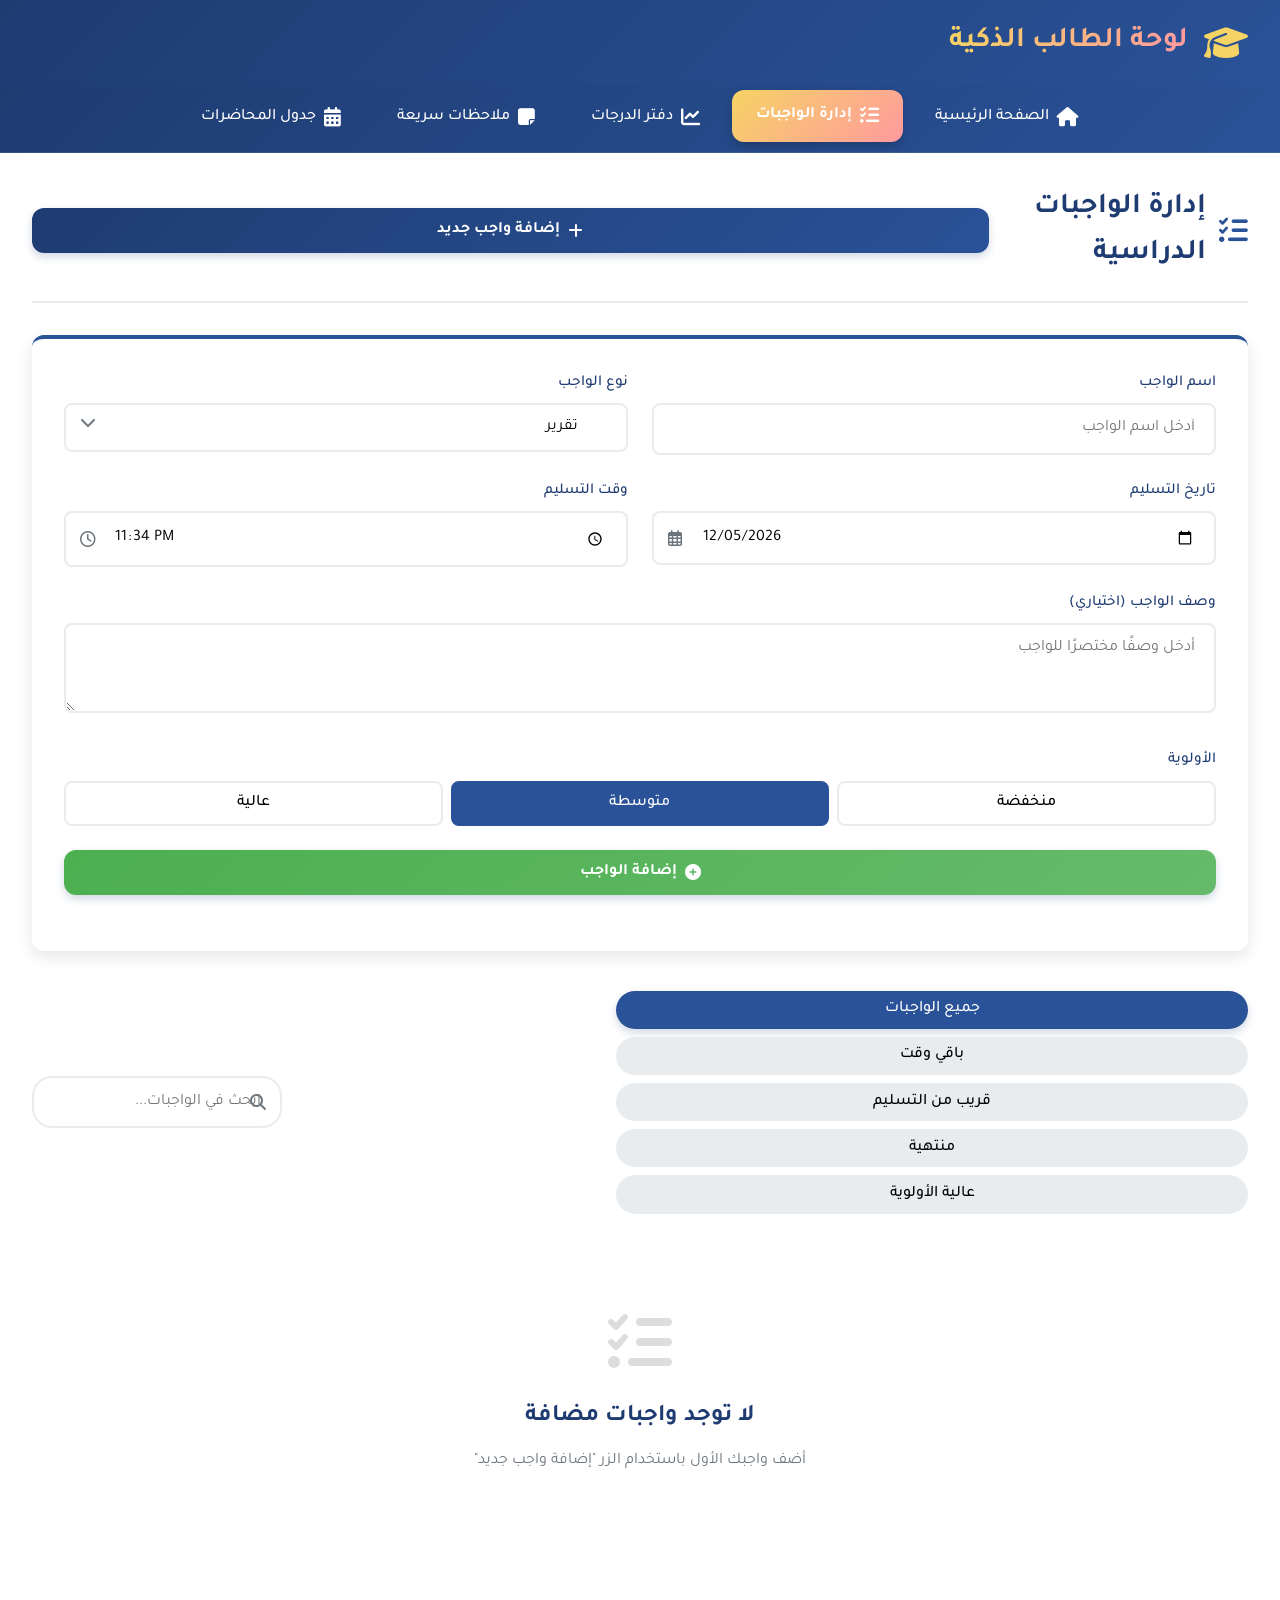
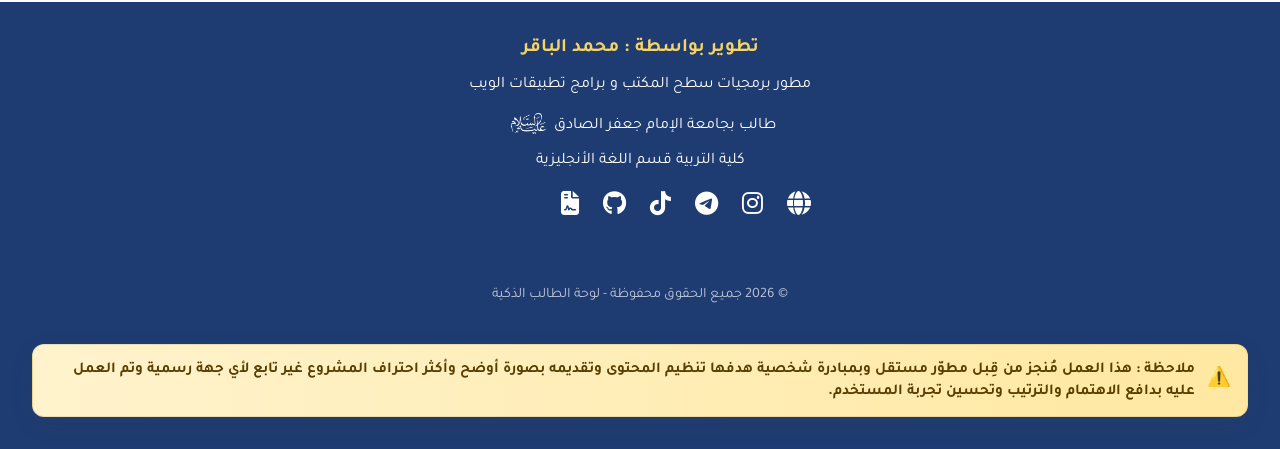
<file: tasks.html>
<!DOCTYPE html>
<html lang="ar" dir="rtl">
<head>
    <meta charset="UTF-8">
    <meta name="viewport" content="width=device-width, initial-scale=1.0">
    <title>لوحة الطالب الذكية - إدارة الواجبات</title>
    <link rel="stylesheet" href="css/style.css">
    <link rel="stylesheet" href="https://cdnjs.cloudflare.com/ajax/libs/font-awesome/6.4.0/css/all.min.css">
    <link href="https://fonts.googleapis.com/css2?family=Poppins:wght@300;400;500;600&family=Tajawal:wght@300;400;500;700&display=swap" rel="stylesheet">
</head>
<body>
    <div class="app-container">
        <header>
            <div class="logo">
                <i class="fas fa-graduation-cap"></i>
                <h1>لوحة الطالب الذكية</h1>
            </div>
        </header>

        <nav>
            <ul class="nav-list">
                <li class="nav-item">
                    <a href="index.html" class="nav-link">
                        <i class="fas fa-home"></i>
                        <span>الصفحة الرئيسية</span>
                    </a>
                </li>
                <li class="nav-item">
                    <a href="tasks.html" class="nav-link active">
                        <i class="fas fa-tasks"></i>
                        <span>إدارة الواجبات</span>
                    </a>
                </li>
                <li class="nav-item">
                    <a href="grades.html" class="nav-link">
                        <i class="fas fa-chart-line"></i>
                        <span>دفتر الدرجات</span>
                    </a>
                </li>
                <li class="nav-item">
                    <a href="notes.html" class="nav-link">
                        <i class="fas fa-sticky-note"></i>
                        <span>ملاحظات سريعة</span>
                    </a>
                </li>
                <li class="nav-item">
                    <a href="tables/schedule.html" class="nav-link">
                        <i class="fas fa-calendar-alt"></i>
                        <span>جدول المحاضرات</span>
                    </a>
                </li>
            </ul>
        </nav>

        <main>
            <div class="page-header">
                <h2 class="page-title">
                    <i class="fas fa-tasks"></i>
                    إدارة الواجبات الدراسية
                </h2>
                <button class="btn" id="show-task-form">
                    <i class="fas fa-plus"></i>
                    إضافة واجب جديد
                </button>
            </div>
            
            <div class="task-form" id="task-form">
                <div class="form-row">
                    <div class="form-group">
                        <label for="task-name">اسم الواجب</label>
                        <input type="text" id="task-name" placeholder="أدخل اسم الواجب">
                    </div>
                    <div class="form-group">
                        <label for="task-type">نوع الواجب</label>
                        <div class="custom-select">
                            <select id="task-type">
                                <option value="تقرير">تقرير</option>
                                <option value="بحث">بحث</option>
                                <option value="واجب قصير">واجب قصير</option>
                                <option value="مشروع">مشروع</option>
                                <option value="عرض تقديمي">عرض تقديمي</option>
                                <option value="تمارين">تمارين</option>
                                <option value="اختبار">اختبار</option>
                            </select>
                            <div class="select-arrow"><i class="fas fa-chevron-down"></i></div>
                        </div>
                    </div>
                </div>
                <div class="form-row">
                    <div class="form-group">
                        <label for="task-date">تاريخ التسليم</label>
                        <div class="date-picker">
                            <input type="date" id="task-date">
                            <i class="far fa-calendar-alt"></i>
                        </div>
                    </div>
                    <div class="form-group">
                        <label for="task-time">وقت التسليم</label>
                        <div class="time-picker">
                            <input type="time" id="task-time">
                            <i class="far fa-clock"></i>
                        </div>
                    </div>
                </div>
                <div class="form-row">
                    <div class="form-group full-width">
                        <label for="task-desc">وصف الواجب (اختياري)</label>
                        <textarea id="task-desc" placeholder="أدخل وصفًا مختصرًا للواجب" rows="3"></textarea>
                    </div>
                </div>
                <div class="form-row">
                    <div class="form-group">
                        <label for="task-priority">الأولوية</label>
                        <div class="priority-buttons">
                            <button class="priority-btn" data-priority="low">منخفضة</button>
                            <button class="priority-btn active" data-priority="medium">متوسطة</button>
                            <button class="priority-btn" data-priority="high">عالية</button>
                        </div>
                    </div>
                </div>
                <div class="form-row">
                    <button class="btn btn-add" id="add-task">
                        <i class="fas fa-plus-circle"></i>
                        إضافة الواجب
                    </button>
                </div>
            </div>
            
            <div class="filter-section">
                <div class="filter-buttons">
                    <button class="filter-btn active" data-filter="all">جميع الواجبات</button>
                    <button class="filter-btn" data-filter="on-time">باقي وقت</button>
                    <button class="filter-btn" data-filter="near-deadline">قريب من التسليم</button>
                    <button class="filter-btn" data-filter="overdue">منتهية</button>
                    <button class="filter-btn" data-filter="high-priority">عالية الأولوية</button>
                </div>
                
                <div class="search-box">
                    <input type="text" id="search-tasks" placeholder="ابحث في الواجبات...">
                    <i class="fas fa-search"></i>
                </div>
            </div>
            
            <div class="tasks-container" id="tasks-list">
                <div class="empty-state" id="empty-tasks">
                    <i class="fas fa-tasks"></i>
                    <h3>لا توجد واجبات مضافة</h3>
                    <p>أضف واجبك الأول باستخدام الزر "إضافة واجب جديد"</p>
                </div>
            </div>
        </main>

        <div class="notification hidden" id="notification">
            <div class="notification-icon">
                <i class="fas fa-exclamation"></i>
            </div>
            <div class="notification-content">
                <h4 id="notification-title">تنبيه</h4>
                <p id="notification-message">يوجد واجب على وشك الانتهاء!</p>
            </div>
            <button class="close-notification" id="close-notification">
                <i class="fas fa-times"></i>
            </button>
        </div>

        <footer>
            <div class="footer-content">
                <div class="developer-info">
                    <h3>تطوير بواسطة : محمد الباقر</h3>
                    <p>مطور برمجيات سطح المكتب و برامج تطبيقات الويب</p>
                    <p>طالب بجامعة الإمام جعفر الصادق<img src="assets/icons/عليه السلام.png" alt="عليه السلام" style="vertical-align: middle; width: 50px;"></p>
                    <p>كلية التربية قسم اللغة الأنجليزية</p>
                    <div class="social-links">
                        <a href="https://wsl-iq.github.io" class="social-link" target="_blank" title="الموقع الشخصي">
                            <i class="fas fa-globe"></i>
                        </a>
                        <a href="https://instagram.com/g6xs0r" class="social-link" target="_blank" title="إنستغرام">
                            <i class="fab fa-instagram"></i>
                        </a>
                        <a href="https://t.me/wsl_iq" class="social-link" target="_blank" title="تليغرام">
                            <i class="fab fa-telegram"></i>
                        </a>
                        <a href="https://www.tiktok.com/@wsl.iq" class="social-link" target="_blank" title="تيك توك">
                            <i class="fab fa-tiktok"></i>
                        </a>
                        <a href="https://github.com/wsl-iq" class="social-link" target="_blank" title="github">
                            <i class="fab fa-github"></i>
                        </a>
                        <a href="policies.html" class="social-link" target="_blank" title="سياسات الاستخدام">
                            <i class="fas fa-file-contract"></i>
                        </a>
                    </div>
                </div>
                
                <div class="copyright">
                    &copy; 2026 جميع الحقوق محفوظة - لوحة الطالب الذكية
                </div>

                <div role="alert" aria-live="polite" style="margin-top:14px;border-radius:12px;padding:14px 16px;background:linear-gradient(90deg,#fff3cd,#ffe8a1);color:#5a3e00;border:1px solid rgba(90,62,0,0.12);box-shadow:0 8px 24px rgba(90,62,0,0.08);font-weight:700;text-align:right;display:flex;align-items:center;gap:12px;">
                    <span style="font-size:1.2rem;line-height:1;">⚠️</span>
                    <small style="font-size:0.95rem;line-height:1.4;display:block;">
                    ملاحظة : هذا العمل مُنجز من قِبل مطوّر مستقل وبمبادرة شخصية هدفها تنظيم المحتوى وتقديمه بصورة أوضح وأكثر احتراف المشروع غير تابع لأي جهة رسمية وتم العمل عليه بدافع الاهتمام والترتيب وتحسين تجربة المستخدم.
                    </small>
                </div>
            </div>
        </footer>
    </div>

    <script src="js/tasks.js"></script>
</body>
</html>
</file>
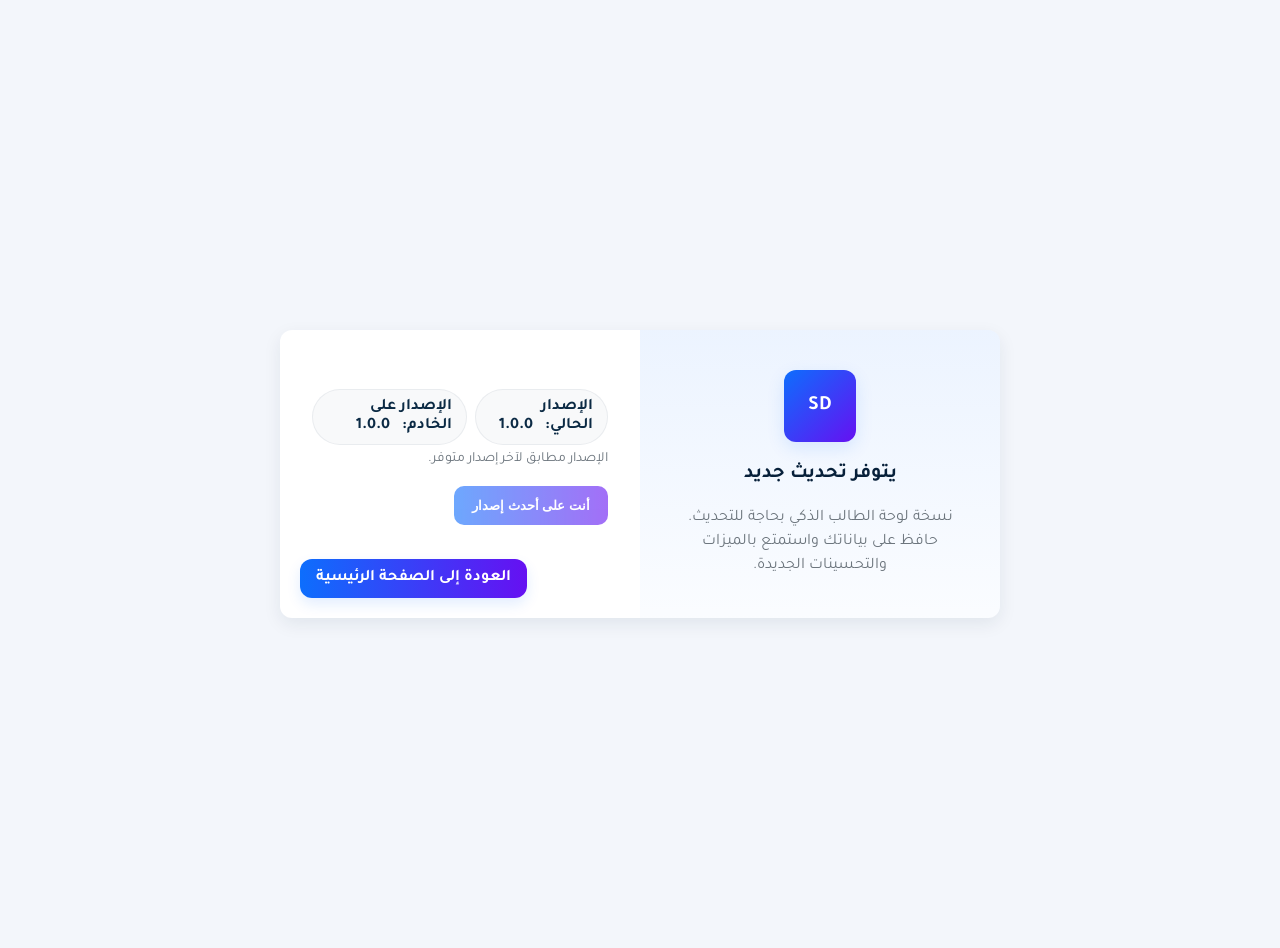
<file: update.html>
<!DOCTYPE html>
<html lang="ar" dir="rtl">
<head>
    <meta charset="utf-8" />
    <meta name="viewport" content="width=device-width,initial-scale=1" />
    <meta name="app-version" content="1.0.0" />
    <title>تحديث لوحة الطالب الذكي</title>    

    <link href="https://fonts.googleapis.com/css2?family=Tajawal:wght@300;400;700&display=swap" rel="stylesheet">


    <style>
        :root{
            --bg:#f3f6fb;
            --card:#ffffff;
            --accent:#0d6efd;
            --success:#28a745;
            --muted:#6c757d;
            --shadow: 0 6px 18px rgba(18,38,63,0.08);
        }
        html,body{height:100%;margin:0;font-family:'Tajawal',sans-serif;background:var(--bg);color:#123;}
        .wrap{
            min-height:100vh;display:flex;align-items:center;justify-content:center;padding:24px;
        }
        .card{
            width:100%;max-width:720px;background:var(--card);border-radius:12px;box-shadow:var(--shadow);overflow:hidden;
            display:grid;grid-template-columns:360px 1fr;
            direction:rtl;
        }
        @media (max-width:720px){ .card{grid-template-columns:1fr; padding-bottom:18px} .left{padding:28px 20px} }

        .left{
            background:linear-gradient(180deg, rgba(13,110,253,0.08), rgba(13,110,253,0.02));
            padding:40px;display:flex;flex-direction:column;gap:20px;align-items:center;justify-content:center;text-align:center;
        }
        .brand{
            width:72px;height:72px;border-radius:12px;background:linear-gradient(135deg,var(--accent),#6610f2);display:flex;align-items:center;justify-content:center;color:white;font-weight:700;font-size:20px;
            box-shadow:0 6px 18px rgba(13,110,253,0.12);
        }
        h1{margin:0;font-size:20px;color:#07203a}
        p.lead{margin:0;color:var(--muted);line-height:1.5}

        .right{padding:28px 32px;display:flex;flex-direction:column;gap:18px;justify-content:center}
        .versions{display:flex;gap:12px;flex-wrap:wrap;align-items:center}
        .chip{background:#f8f9fa;border-radius:999px;padding:8px 14px;font-weight:600;color:#0b2a44;border:1px solid rgba(11,42,68,0.06)}
        .status{margin-top:6px;color:var(--muted);font-size:14px}
        #update-btn{
            margin-top:6px;background:var(--accent);color:white;border:none;padding:12px 18px;border-radius:10px;font-weight:700;cursor:pointer;
            box-shadow:0 6px 14px rgba(13,110,253,0.12);transition:transform .12s ease,opacity .12s ease;
        }
        #update-btn.secondary{background:linear-gradient(90deg,#0d6efd,#6610f2)}
        #update-btn:active{transform:translateY(1px)}
        #update-btn[disabled]{opacity:.6;cursor:not-allowed;box-shadow:none}
        .note{font-size:13px;color:var(--muted)}
        .new-badge{background:linear-gradient(90deg,#28a745,#20c997);color:white;padding:6px 10px;border-radius:999px;font-weight:700;font-size:13px}

        .home-btn{
            position: absolute;
            bottom: 20px;
            left: 20px;
            display:inline-flex;
            align-items:center;
            justify-content:center;
            gap:8px;
            background: linear-gradient(90deg,var(--accent),#6610f2);
            color:#fff;
            text-decoration:none;
            font-weight:700;
            padding:10px 16px;
            border-radius:12px;
            border: none;
            box-shadow:0 6px 14px rgba(13,110,253,0.12);
            transition: transform .12s ease, opacity .12s ease;
            min-width:140px;
            z-index:2;
            white-space:nowrap;
            overflow:hidden;
            text-overflow:ellipsis;
        }

        .home-btn:hover{
            transform:translateY(-2px);
            opacity:.98;
            color:#eeff00;
            transform:translateY(-2px);
        }

        .card{position:relative;overflow:hidden;} 

        @media (max-width:720px){
            .home-btn{
                position:static;
                margin:0 auto;
                display:block;
                width:fit-content;
                padding:10px 14px;
            }
        }

        @media (max-width:360px){
            .home-btn{
                min-width:0;
                padding:8px 10px;
                font-size:13px;
            }
        }
   
    </style>
</head>
<body>
    <div class="wrap">
        <div class="card" role="main" aria-live="polite">
            <div class="left">
                <div class="brand">SD</div>
                <h1>يتوفر تحديث جديد</h1>
                <p class="lead">نسخة لوحة الطالب الذكي بحاجة للتحديث. حافظ على بياناتك واستمتع بالميزات والتحسينات الجديدة.</p>
            </div>

            <a href="index.html" class="home-btn">العودة إلى الصفحة الرئيسية</a>

            <div class="right">
                <div style="display:flex;justify-content:space-between;align-items:center;gap:12px;flex-wrap:wrap">
                    <div style="display:flex;flex-direction:column">
                        <div style="display:flex;gap:8px;align-items:center;">
                            <span class="chip">الإصدار الحالي: <strong style="margin-inline-start:8px" id="current-version">—</strong></span>
                            <span class="chip">الإصدار على الخادم: <strong style="margin-inline-start:8px" id="server-version">—</strong></span>
                        </div>
                        <div class="status" id="status-text">جارٍ التحقق...</div>
                    </div>

                    <div style="display:flex;flex-direction:column;align-items:flex-end;gap:8px">
                        <button id="update-btn" class="secondary" aria-live="polite" disabled>التحقق...</button>
                        <div class="note"></div>
                    </div>
                </div>

                <div style="margin-top:8px">
                    <small class="note"></small>
                </div>
            </div>
        </div>
    </div>

    <script>
        (function(){
            const meta = document.querySelector('meta[name="app-version"]');
            const CURRENT = (meta && meta.content) ? meta.content.trim() : '1.0.0';
            const FALLBACK_SERVER = '1.0.0';
            const SERVER_VERSION_URL = 'https://raw.githubusercontent.com/wsl-iq/Student-Dashboard/refs/heads/main/version.txt';
            const currentEl = document.getElementById('current-version');
            const serverEl  = document.getElementById('server-version');
            const statusEl  = document.getElementById('status-text');
            const btn       = document.getElementById('update-btn');

            currentEl.textContent = CURRENT;

            async function fetchServerVersion(){
                try{
                    const res = await fetch(SERVER_VERSION_URL, {cache: 'no-store'});
                    if(!res.ok) throw new Error('not-found');
                    const txt = (await res.text()).trim();
                    return txt || FALLBACK_SERVER;
                }catch(e){
                    return FALLBACK_SERVER;
                }
            }

            function cmpSemver(a,b){
                const pa = a.split('.').map(Number);
                const pb = b.split('.').map(Number);
                for(let i=0;i<Math.max(pa.length,pb.length);i++){
                    const na = pa[i]||0, nb = pb[i]||0;
                    if(na>nb) return 1;
                    if(na<nb) return -1;
                }
                return 0;
            }

            function enableButtonAsUpdate(){
                btn.textContent = 'الانتقال للصفحة المحدثة';
                btn.disabled = false;
                btn.onclick = () => {
                    location.href = 'https://wsl-iq.github.io/Student-Dashboard/';
                };
            }

            function disableButtonNoUpdate(){
                btn.textContent = 'أنت على أحدث إصدار';
                btn.disabled = true;
                btn.onclick = null;
            }

            (async ()=>{
                const serverVer = await fetchServerVersion();
                serverEl.textContent = serverVer;
                const comp = cmpSemver(serverVer, CURRENT);
                if(comp > 0){
                    statusEl.innerHTML = '<span class="new-badge">جديد</span> إصدار أحدث متوفر. يُنصح بالتحديث.';
                    enableButtonAsUpdate();
                } else if(comp === 0){
                    statusEl.textContent = 'الإصدار مطابق لآخر إصدار متوفر.';
                    disableButtonNoUpdate();
                } else {
                    statusEl.textContent = 'الإصدار الحالي أحدث من الموجود على الخادم.';
                    disableButtonNoUpdate();
                }
            })();
        })();
    </script>
</body>
</html>
</file>
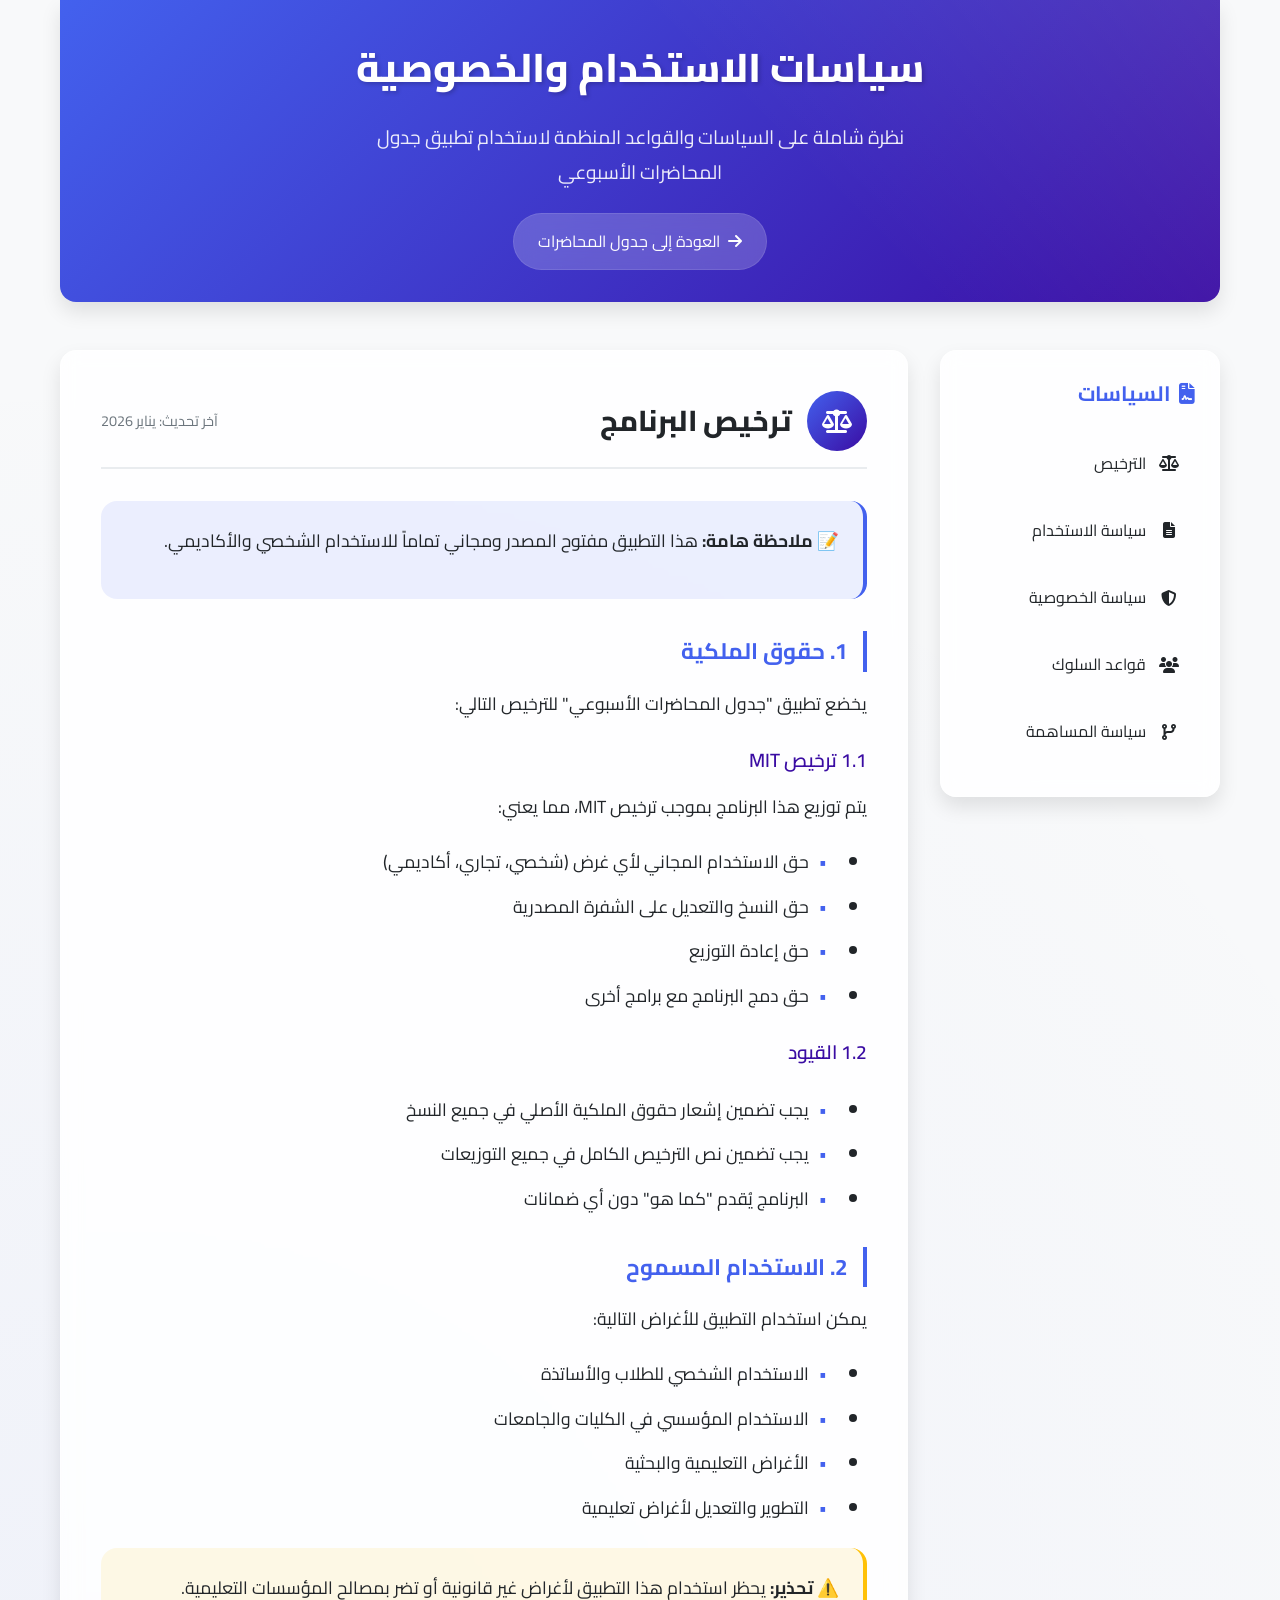
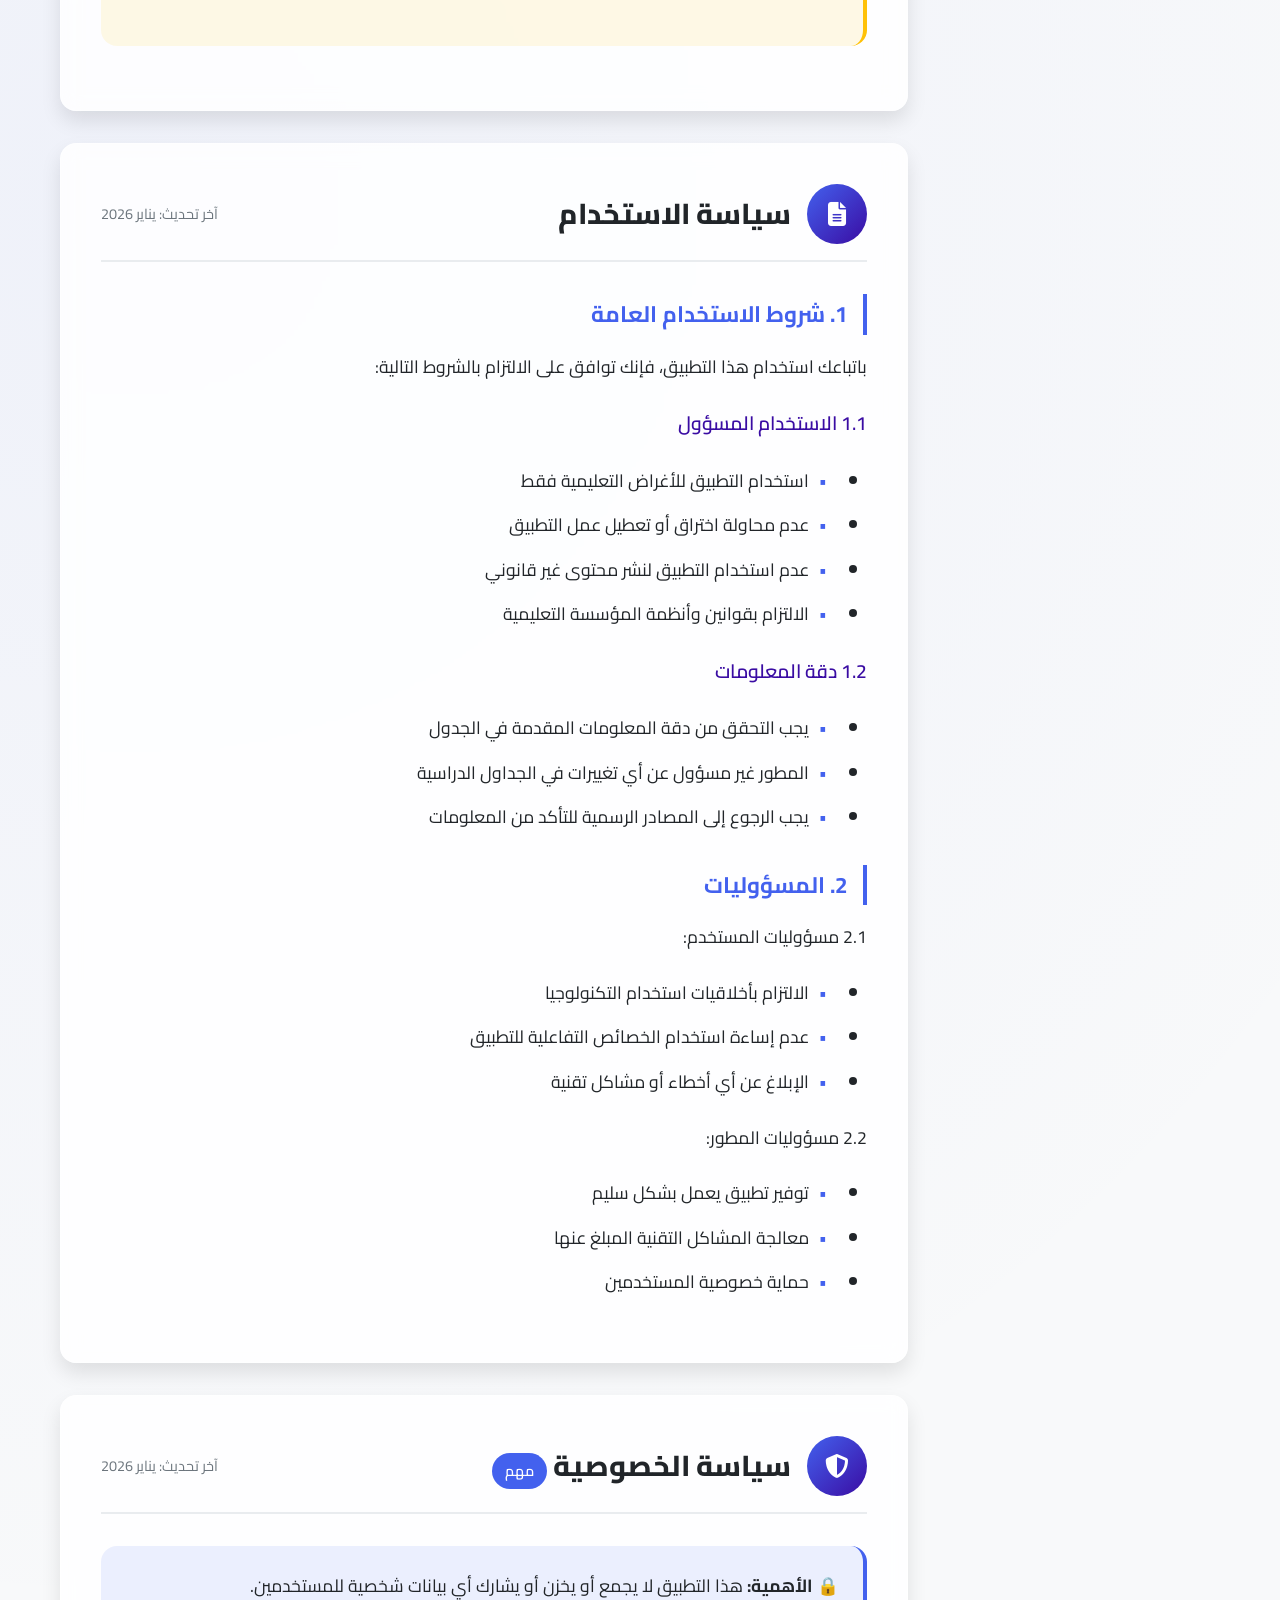
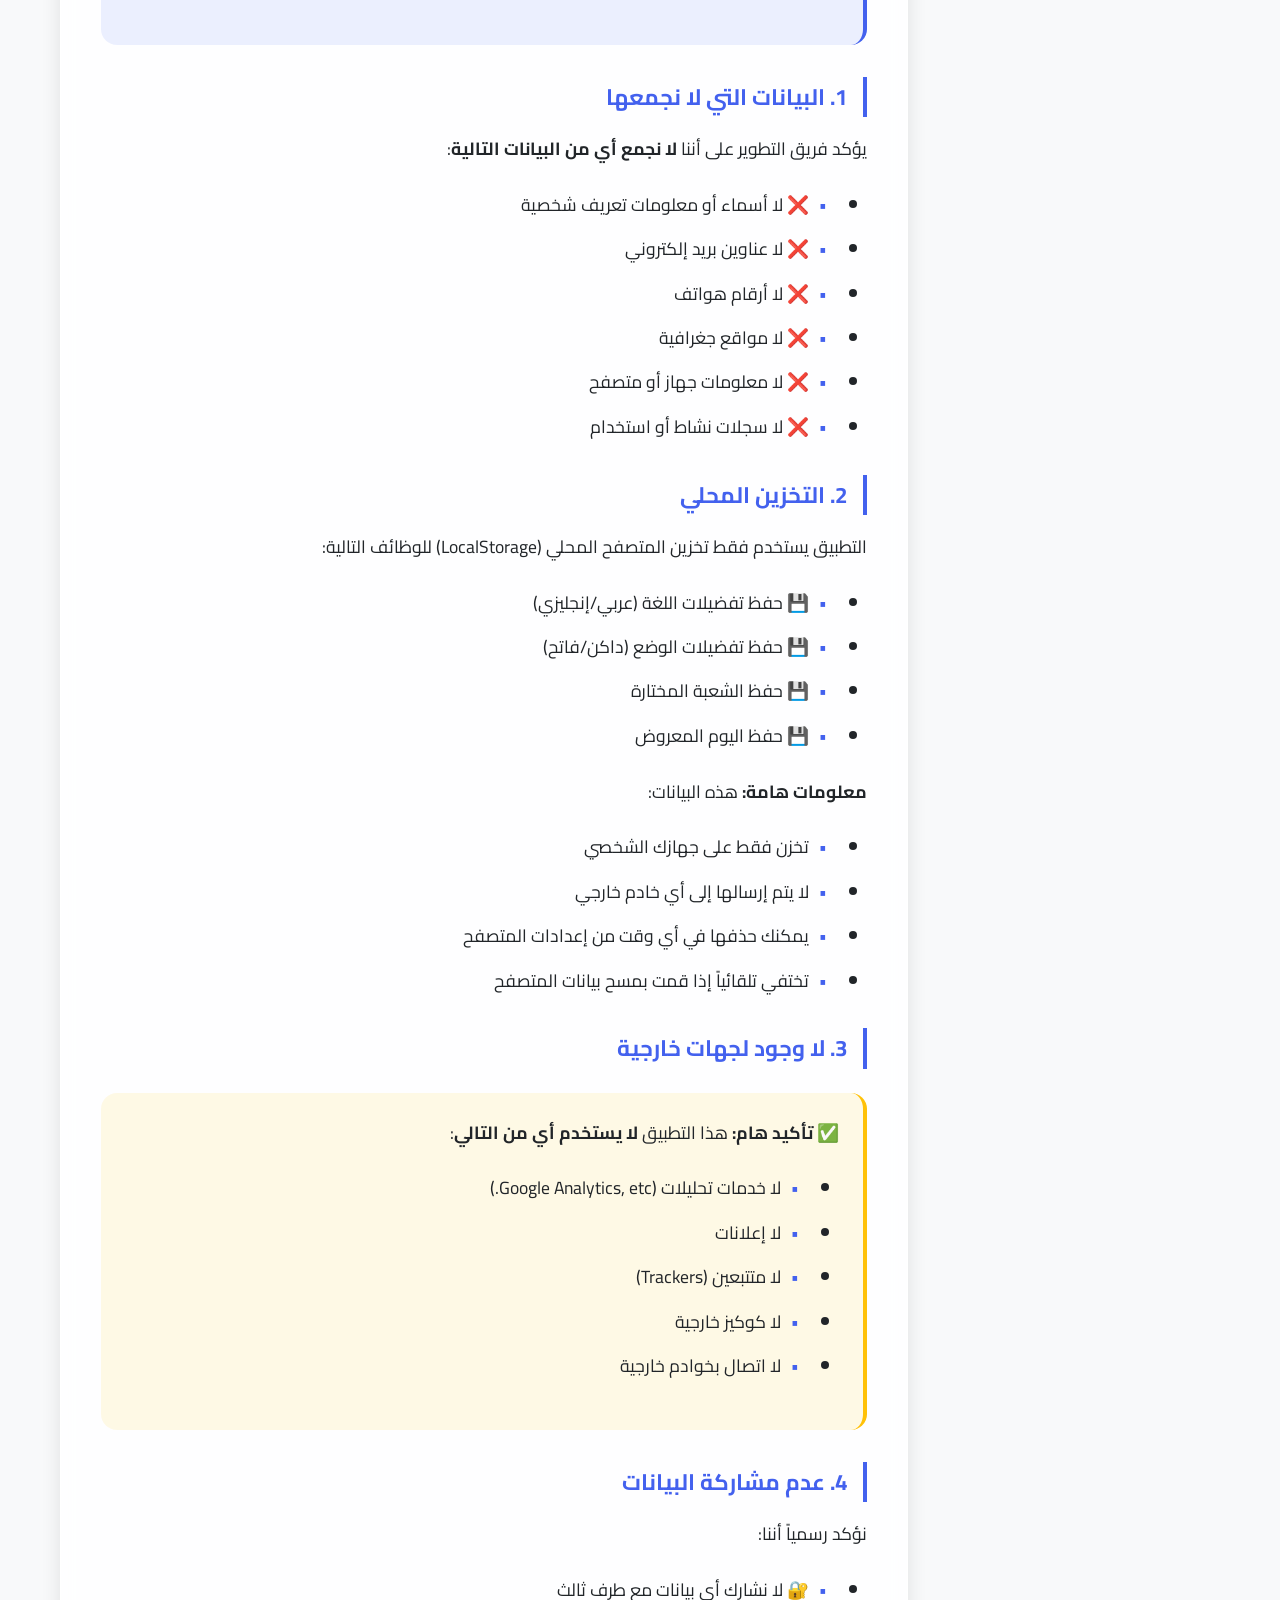
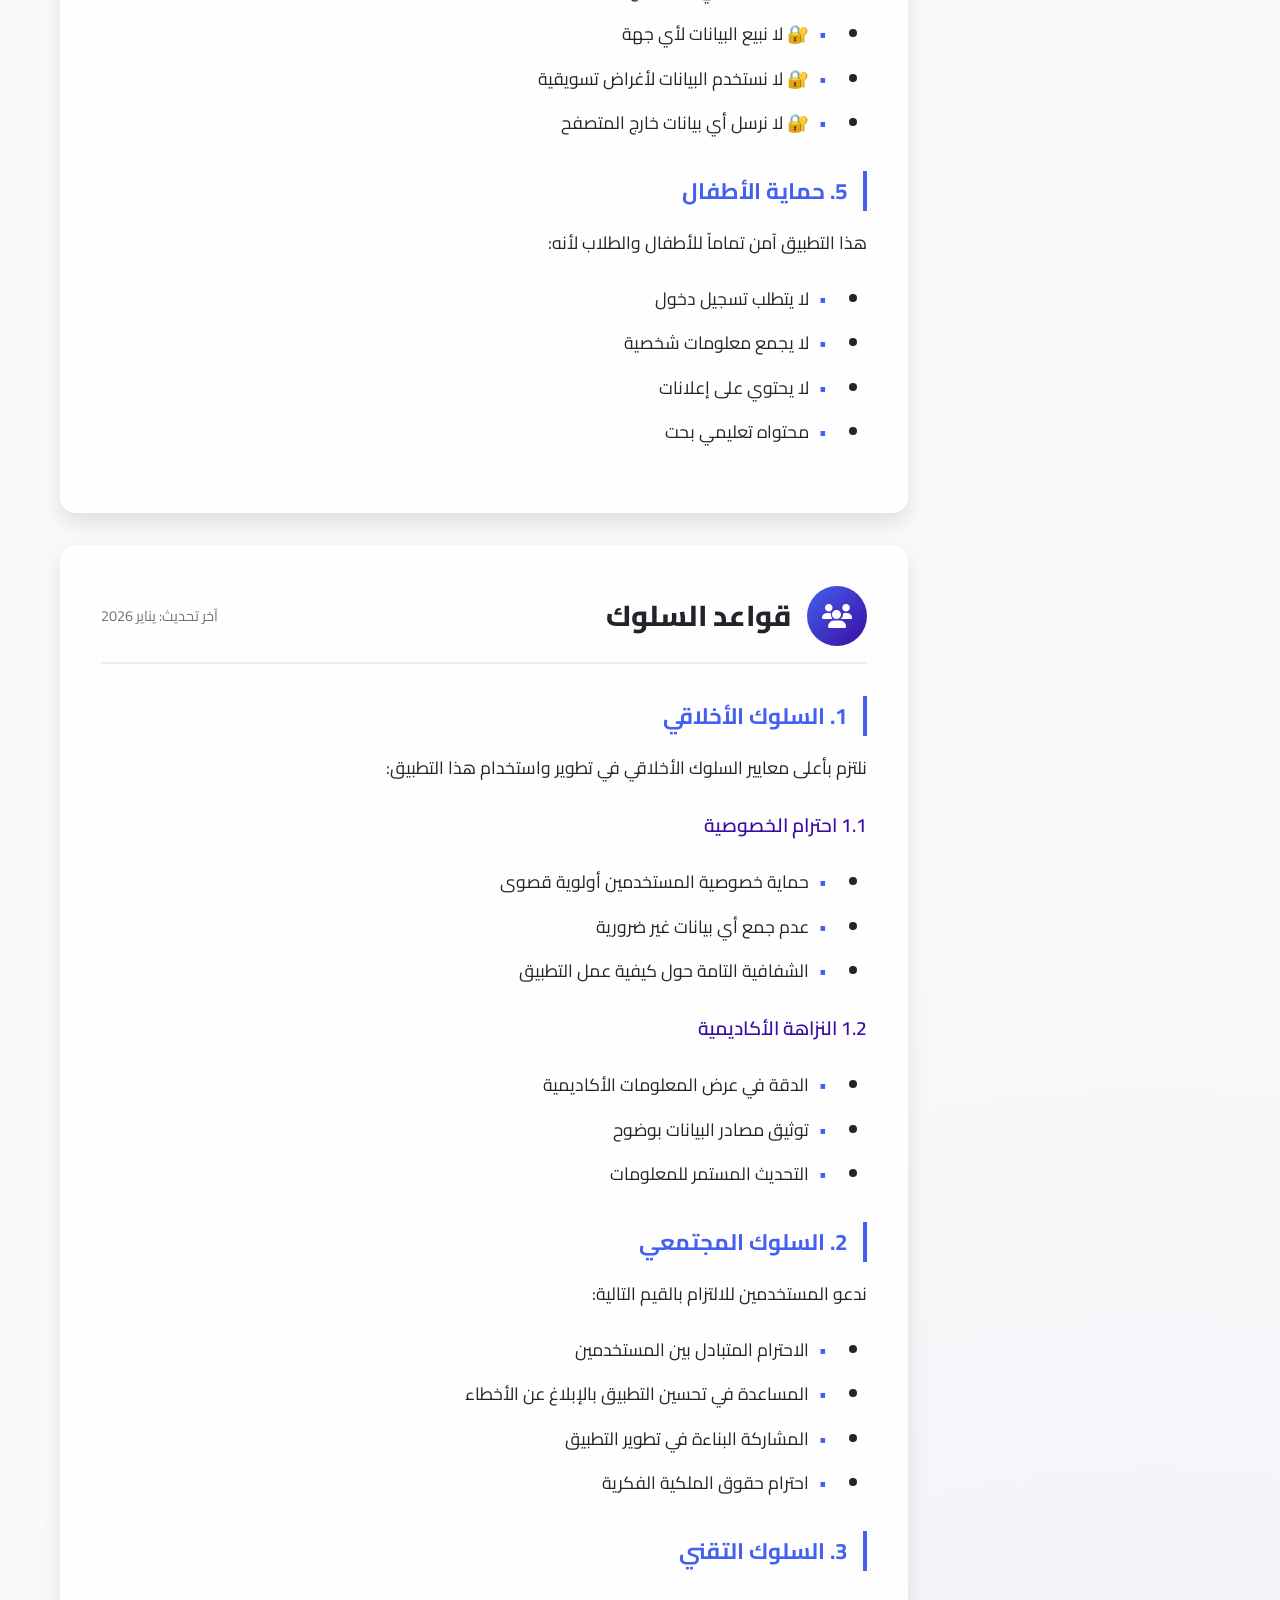
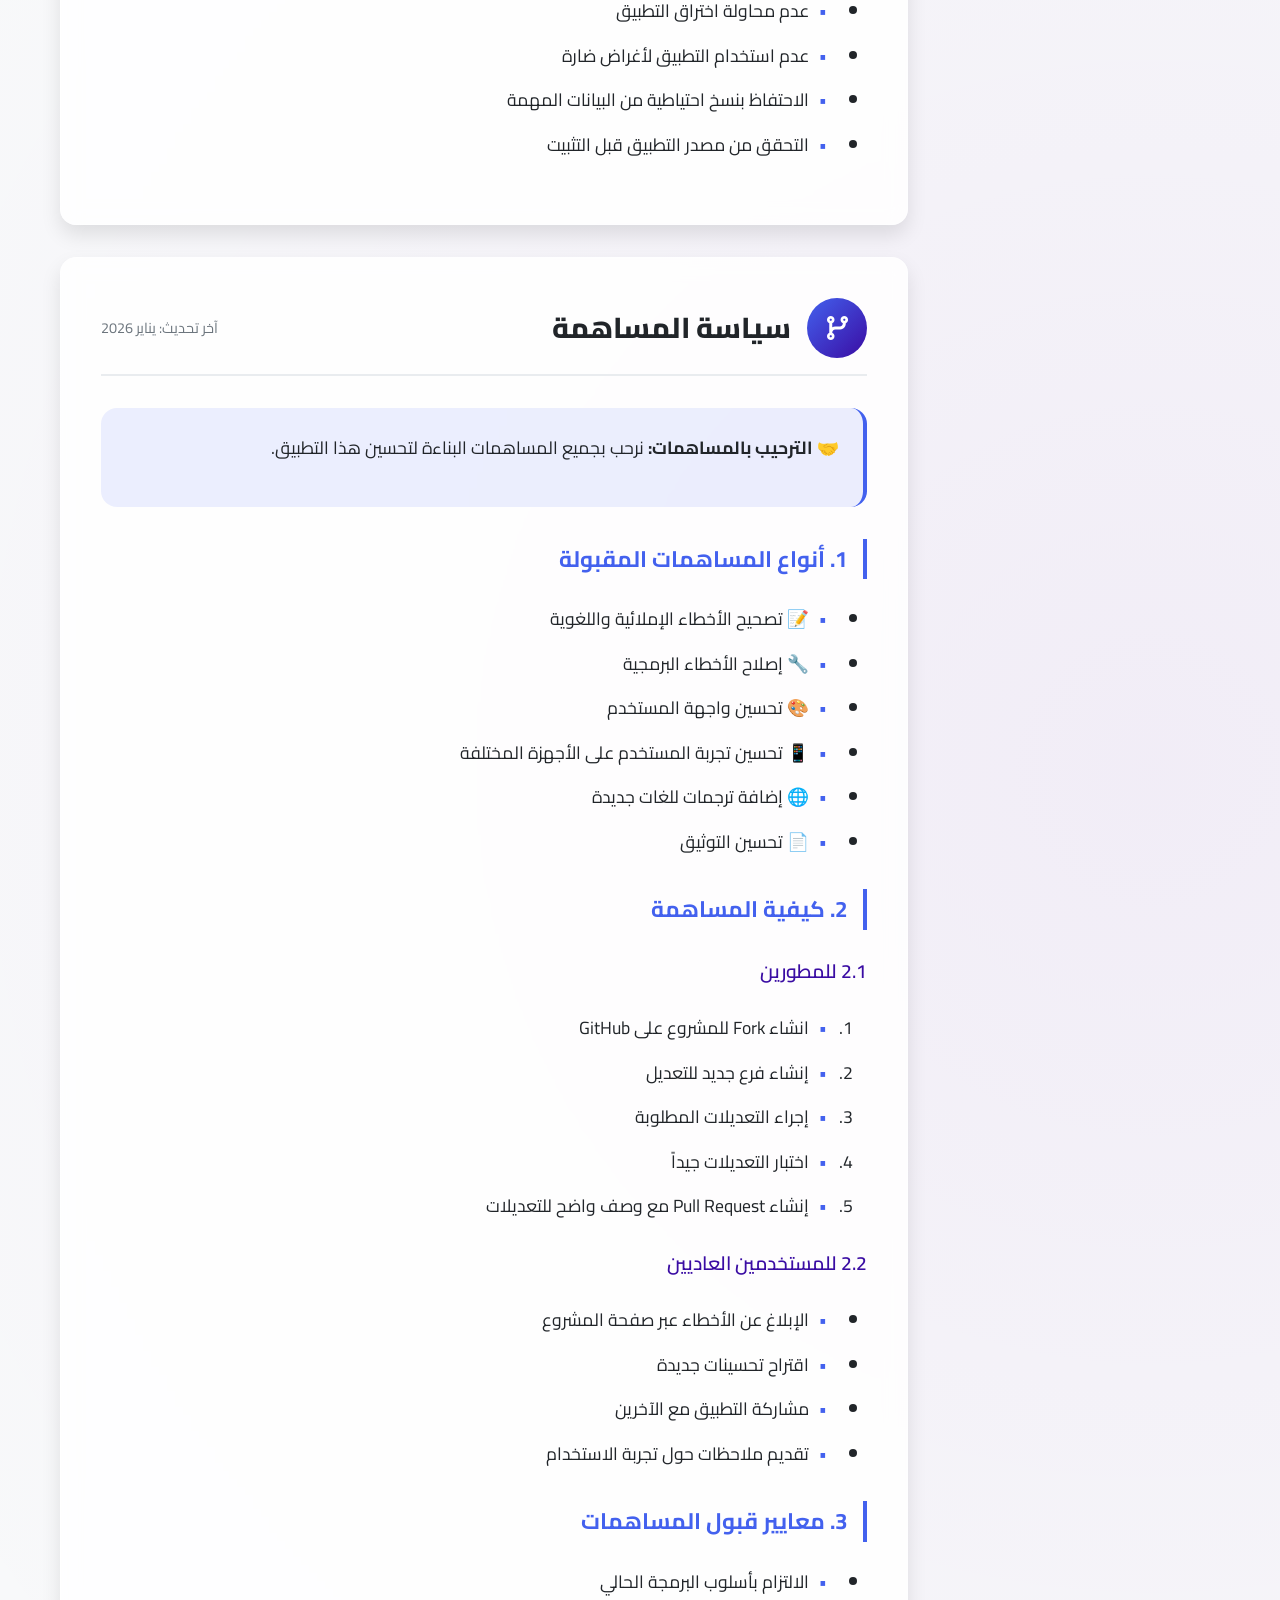
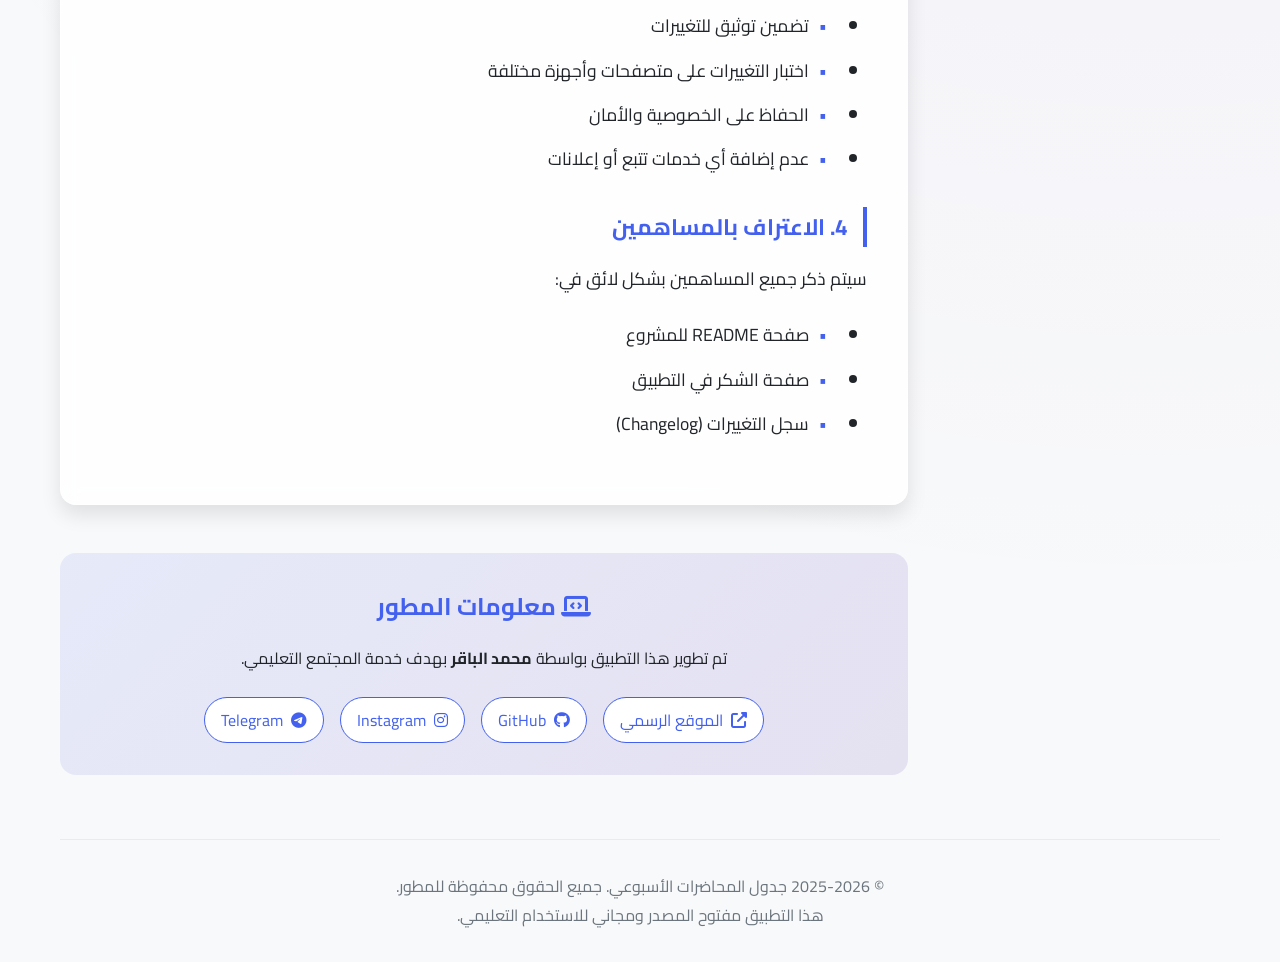
<file: tables/policies.html>
<!DOCTYPE html>
<html lang="ar" dir="rtl">
<head>
    <meta charset="UTF-8">
    <meta name="viewport" content="width=device-width, initial-scale=1.0">
    <title>سياسات الاستخدام - جدول المحاضرات الأسبوعي</title>
    <link rel="stylesheet" href="https://fonts.googleapis.com/css2?family=Cairo:wght@300;400;600;700&family=Poppins:wght@300;400;500;600&display=swap">
    <link rel="stylesheet" href="https://cdnjs.cloudflare.com/ajax/libs/font-awesome/6.4.0/css/all.min.css">
    <style>
        :root {
            --primary-color: #4361ee;
            --secondary-color: #3a0ca3;
            --accent-color: #7209b7;
            --light-color: #f8f9fa;
            --dark-color: #212529;
            --gray-color: #6c757d;
            --light-gray: #e9ecef;
            --border-radius: 16px;
            --transition: all 0.3s ease;
            --shadow: 0 10px 20px rgba(0, 0, 0, 0.1);
            --glass-border: rgba(255, 255, 255, 0.3);
            --font-arabic: 'Cairo', sans-serif;
            --font-english: 'Poppins', sans-serif;
        }

        [data-theme="dark"] {
            --primary-color: #5a7dff;
            --secondary-color: #4a1dc4;
            --accent-color: #8a2be2;
            --light-color: #121212;
            --dark-color: #f8f9fa;
            --gray-color: #adb5bd;
            --light-gray: #2d2d2d;
            --shadow: 0 10px 20px rgba(0, 0, 0, 0.3);
            --glass-border: rgba(255, 255, 255, 0.1);
        }

        * {
            margin: 0;
            padding: 0;
            box-sizing: border-box;
        }

        html {
            font-size: 16px;
            scroll-behavior: smooth;
        }

        body {
            font-family: var(--font-arabic);
            background: var(--light-color);
            color: var(--dark-color);
            line-height: 1.8;
            transition: var(--transition);
            min-height: 100vh;
            background-image: 
                radial-gradient(circle at 10% 20%, rgba(67, 97, 238, 0.05) 0%, transparent 20%),
                radial-gradient(circle at 90% 80%, rgba(114, 9, 183, 0.05) 0%, transparent 20%);
        }

        body[dir="ltr"] {
            font-family: var(--font-english);
        }

        .container {
            max-width: 1200px;
            margin: 0 auto;
            padding: 0 20px;
        }

        .header {
            background: linear-gradient(135deg, #4361ee 0%, #3a0ca3 100%);
            color: white;
            padding: 2rem 0;
            border-radius: 0 0 var(--border-radius) var(--border-radius);
            margin-bottom: 3rem;
            box-shadow: var(--shadow);
            position: relative;
            overflow: hidden;
        }

        .header::before {
            content: '';
            position: absolute;
            top: 0;
            right: 0;
            width: 100%;
            height: 100%;
            background: linear-gradient(45deg, transparent 60%, rgba(255,255,255,0.1) 100%);
            pointer-events: none;
        }

        .header-content {
            text-align: center;
            position: relative;
            z-index: 1;
        }

        .main-title {
            font-size: 2.5rem;
            font-weight: 800;
            margin-bottom: 1rem;
            text-shadow: 2px 2px 4px rgba(0,0,0,0.2);
        }

        .subtitle {
            font-size: 1.2rem;
            opacity: 0.9;
            max-width: 600px;
            margin: 0 auto;
        }

        .back-button {
            display: inline-flex;
            align-items: center;
            gap: 0.5rem;
            background: rgba(255, 255, 255, 0.2);
            color: white;
            border: none;
            padding: 0.8rem 1.5rem;
            border-radius: 50px;
            font-family: inherit;
            font-size: 1rem;
            cursor: pointer;
            margin-top: 1.5rem;
            transition: var(--transition);
            text-decoration: none;
            backdrop-filter: blur(10px);
            border: 1px solid rgba(255, 255, 255, 0.1);
        }

        .back-button:hover {
            background: rgba(255, 255, 255, 0.3);
            transform: translateY(-2px);
            text-decoration: none;
        }

        .policies-content {
            display: flex;
            gap: 2rem;
            margin-bottom: 4rem;
        }

        .policies-nav {
            width: 280px;
            flex-shrink: 0;
            position: sticky;
            top: 2rem;
            height: fit-content;
        }

        .nav-card {
            background: rgba(255, 255, 255, 0.85);
            border-radius: var(--border-radius);
            padding: 1.5rem;
            box-shadow: var(--shadow);
            border: 1px solid var(--glass-border);
            backdrop-filter: blur(10px);
        }

        [data-theme="dark"] .nav-card {
            background: rgba(40, 40, 40, 0.85);
        }

        .nav-title {
            font-size: 1.3rem;
            font-weight: 700;
            margin-bottom: 1.5rem;
            color: var(--primary-color);
            display: flex;
            align-items: center;
            gap: 0.5rem;
        }

        .nav-list {
            list-style: none;
        }

        .nav-item {
            margin-bottom: 0.8rem;
        }

        .nav-link {
            display: flex;
            align-items: center;
            gap: 0.8rem;
            color: var(--dark-color);
            text-decoration: none;
            padding: 0.8rem 1rem;
            border-radius: var(--border-radius);
            transition: var(--transition);
            border-left: 4px solid transparent;
        }

        .nav-link:hover {
            background: var(--light-gray);
            border-left-color: var(--primary-color);
            transform: translateX(-5px);
        }

        .nav-link.active {
            background: rgba(67, 97, 238, 0.1);
            color: var(--primary-color);
            border-left-color: var(--primary-color);
            font-weight: 600;
        }

        .nav-link i {
            width: 20px;
            text-align: center;
        }

        .policies-main {
            flex: 1;
        }

        .policy-section {
            background: rgba(255, 255, 255, 0.85);
            border-radius: var(--border-radius);
            padding: 2.5rem;
            margin-bottom: 2rem;
            box-shadow: var(--shadow);
            border: 1px solid var(--glass-border);
            backdrop-filter: blur(10px);
            transition: var(--transition);
        }

        [data-theme="dark"] .policy-section {
            background: rgba(40, 40, 40, 0.85);
        }

        .policy-section:hover {
            transform: translateY(-5px);
            box-shadow: 0 15px 30px rgba(0, 0, 0, 0.15);
        }

        .section-header {
            display: flex;
            align-items: center;
            gap: 1rem;
            margin-bottom: 2rem;
            padding-bottom: 1rem;
            border-bottom: 2px solid var(--light-gray);
        }

        .section-icon {
            width: 60px;
            height: 60px;
            background: linear-gradient(135deg, var(--primary-color), var(--secondary-color));
            border-radius: 50%;
            display: flex;
            align-items: center;
            justify-content: center;
            color: white;
            font-size: 1.5rem;
        }

        .section-title {
            font-size: 1.8rem;
            font-weight: 800;
            color: var(--dark-color);
            flex: 1;
        }

        .last-updated {
            color: var(--gray-color);
            font-size: 0.9rem;
        }

        .policy-content {
            font-size: 1.1rem;
            line-height: 1.8;
        }

        .policy-content h3 {
            font-size: 1.4rem;
            font-weight: 700;
            margin: 2rem 0 1rem;
            color: var(--primary-color);
            padding-right: 1rem;
            border-right: 4px solid var(--primary-color);
        }

        .policy-content h4 {
            font-size: 1.2rem;
            font-weight: 600;
            margin: 1.5rem 0 0.8rem;
            color: var(--secondary-color);
        }

        .policy-content p {
            margin-bottom: 1.2rem;
            color: var(--dark-color);
        }

        .policy-content ul, .policy-content ol {
            margin: 1.5rem 0;
            padding-right: 2rem;
        }

        .policy-content li {
            margin-bottom: 0.8rem;
            position: relative;
        }

        .policy-content li:before {
            content: "•";
            color: var(--primary-color);
            font-weight: bold;
            display: inline-block;
            width: 1em;
            margin-right: 0.5rem;
        }

        .highlight-box {
            background: rgba(67, 97, 238, 0.1);
            border-right: 4px solid var(--primary-color);
            padding: 1.5rem;
            border-radius: var(--border-radius);
            margin: 1.5rem 0;
        }

        .important-note {
            background: rgba(255, 193, 7, 0.1);
            border-right: 4px solid #ffc107;
            padding: 1.5rem;
            border-radius: var(--border-radius);
            margin: 1.5rem 0;
        }

        .badge {
            display: inline-block;
            padding: 0.3rem 0.8rem;
            background: var(--primary-color);
            color: white;
            border-radius: 50px;
            font-size: 0.9rem;
            font-weight: 600;
            margin-left: 0.5rem;
        }

        .developer-section {
            text-align: center;
            padding: 2rem;
            background: linear-gradient(135deg, rgba(67, 97, 238, 0.1) 0%, rgba(58, 12, 163, 0.1) 100%);
            border-radius: var(--border-radius);
            margin-top: 3rem;
        }

        .developer-info h3 {
            font-size: 1.5rem;
            margin-bottom: 1rem;
            color: var(--primary-color);
        }

        .developer-social {
            display: flex;
            justify-content: center;
            gap: 1rem;
            margin-top: 1.5rem;
            flex-wrap: wrap;
        }

        .social-link {
            display: flex;
            align-items: center;
            gap: 0.5rem;
            color: var(--primary-color);
            text-decoration: none;
            padding: 0.5rem 1rem;
            border-radius: 50px;
            background: white;
            border: 1px solid var(--primary-color);
            transition: var(--transition);
        }

        .social-link:hover {
            background: var(--primary-color);
            color: white;
            transform: translateY(-2px);
        }

        .footer {
            text-align: center;
            padding: 2rem 0;
            border-top: 1px solid var(--light-gray);
            margin-top: 3rem;
            color: var(--gray-color);
        }

        .policy-section {
            opacity: 0;
            transform: translateY(30px);
            transition: opacity 0.6s ease, transform 0.6s ease;
        }

        .policy-section.visible {
            opacity: 1;
            transform: translateY(0);
        }

        @media (max-width: 992px) {
            .policies-content {
                flex-direction: column;
            }
            
            .policies-nav {
                width: 100%;
                position: static;
            }
            
            .nav-card {
                padding: 1rem;
            }
        }

        @media (max-width: 768px) {
            .main-title {
                font-size: 2rem;
            }
            
            .policy-section {
                padding: 1.5rem;
            }
            
            .section-header {
                flex-direction: column;
                text-align: center;
                gap: 1rem;
            }
            
            .section-title {
                font-size: 1.5rem;
            }
        }

        @media (max-width: 480px) {
            html {
                font-size: 14px;
            }
            
            .container {
                padding: 0 15px;
            }
            
            .main-title {
                font-size: 1.8rem;
            }
            
            .policy-content {
                font-size: 1rem;
            }
        }

        @media print {
            .header, .policies-nav, .back-button, .developer-section, .footer {
                display: none;
            }
            
            .policy-section {
                box-shadow: none;
                border: 1px solid #ddd;
                break-inside: avoid;
                margin: 1rem 0;
            }
        }
    </style>
</head>
<body>
    <div class="container">
        <header class="header">
            <div class="header-content">
                <h1 class="main-title">سياسات الاستخدام والخصوصية</h1>
                <p class="subtitle">نظرة شاملة على السياسات والقواعد المنظمة لاستخدام تطبيق جدول المحاضرات الأسبوعي</p>
                <a href="index.html" class="back-button">
                    <i class="fas fa-arrow-right"></i>
                    العودة إلى جدول المحاضرات
                </a>
            </div>
        </header>

        <div class="policies-content">
            <nav class="policies-nav">
                <div class="nav-card">
                    <h2 class="nav-title">
                        <i class="fas fa-file-contract"></i>
                        السياسات
                    </h2>
                    <ul class="nav-list">
                        <li class="nav-item">
                            <a href="#license" class="nav-link active">
                                <i class="fas fa-balance-scale"></i>
                                الترخيص
                            </a>
                        </li>
                        <li class="nav-item">
                            <a href="#terms" class="nav-link">
                                <i class="fas fa-file-alt"></i>
                                سياسة الاستخدام
                            </a>
                        </li>
                        <li class="nav-item">
                            <a href="#privacy" class="nav-link">
                                <i class="fas fa-shield-alt"></i>
                                سياسة الخصوصية
                            </a>
                        </li>
                        <li class="nav-item">
                            <a href="#conduct" class="nav-link">
                                <i class="fas fa-users"></i>
                                قواعد السلوك
                            </a>
                        </li>
                        <li class="nav-item">
                            <a href="#contribution" class="nav-link">
                                <i class="fas fa-code-branch"></i>
                                سياسة المساهمة
                            </a>
                        </li>
                    </ul>
                </div>
            </nav>

            <main class="policies-main">
                <section id="license" class="policy-section">
                    <div class="section-header">
                        <div class="section-icon">
                            <i class="fas fa-balance-scale"></i>
                        </div>
                        <h2 class="section-title">ترخيص البرنامج</h2>
                        <span class="last-updated">آخر تحديث: يناير 2026</span>
                    </div>
                    
                    <div class="policy-content">
                        <div class="highlight-box">
                            <p><strong>📝 ملاحظة هامة:</strong> هذا التطبيق مفتوح المصدر ومجاني تماماً للاستخدام الشخصي والأكاديمي.</p>
                        </div>
                        
                        <h3>1. حقوق الملكية</h3>
                        <p>يخضع تطبيق "جدول المحاضرات الأسبوعي" للترخيص التالي:</p>
                        
                        <h4>1.1 ترخيص MIT</h4>
                        <p>يتم توزيع هذا البرنامج بموجب ترخيص MIT، مما يعني:</p>
                        <ul>
                            <li>حق الاستخدام المجاني لأي غرض (شخصي، تجاري، أكاديمي)</li>
                            <li>حق النسخ والتعديل على الشفرة المصدرية</li>
                            <li>حق إعادة التوزيع</li>
                            <li>حق دمج البرنامج مع برامج أخرى</li>
                        </ul>
                        
                        <h4>1.2 القيود</h4>
                        <ul>
                            <li>يجب تضمين إشعار حقوق الملكية الأصلي في جميع النسخ</li>
                            <li>يجب تضمين نص الترخيص الكامل في جميع التوزيعات</li>
                            <li>البرنامج يُقدم "كما هو" دون أي ضمانات</li>
                        </ul>
                        
                        <h3>2. الاستخدام المسموح</h3>
                        <p>يمكن استخدام التطبيق للأغراض التالية:</p>
                        <ul>
                            <li>الاستخدام الشخصي للطلاب والأساتذة</li>
                            <li>الاستخدام المؤسسي في الكليات والجامعات</li>
                            <li>الأغراض التعليمية والبحثية</li>
                            <li>التطوير والتعديل لأغراض تعليمية</li>
                        </ul>
                        
                        <div class="important-note">
                            <p><strong>⚠️ تحذير:</strong> يحظر استخدام هذا التطبيق لأغراض غير قانونية أو تضر بمصالح المؤسسات التعليمية.</p>
                        </div>
                    </div>
                </section>

                <section id="terms" class="policy-section">
                    <div class="section-header">
                        <div class="section-icon">
                            <i class="fas fa-file-alt"></i>
                        </div>
                        <h2 class="section-title">سياسة الاستخدام</h2>
                        <span class="last-updated">آخر تحديث: يناير 2026</span>
                    </div>
                    
                    <div class="policy-content">
                        <h3>1. شروط الاستخدام العامة</h3>
                        <p>باتباعك استخدام هذا التطبيق، فإنك توافق على الالتزام بالشروط التالية:</p>
                        
                        <h4>1.1 الاستخدام المسؤول</h4>
                        <ul>
                            <li>استخدام التطبيق للأغراض التعليمية فقط</li>
                            <li>عدم محاولة اختراق أو تعطيل عمل التطبيق</li>
                            <li>عدم استخدام التطبيق لنشر محتوى غير قانوني</li>
                            <li>الالتزام بقوانين وأنظمة المؤسسة التعليمية</li>
                        </ul>
                        
                        <h4>1.2 دقة المعلومات</h4>
                        <ul>
                            <li>يجب التحقق من دقة المعلومات المقدمة في الجدول</li>
                            <li>المطور غير مسؤول عن أي تغييرات في الجداول الدراسية</li>
                            <li>يجب الرجوع إلى المصادر الرسمية للتأكد من المعلومات</li>
                        </ul>
                        
                        <h3>2. المسؤوليات</h3>
                        <p>2.1 مسؤوليات المستخدم:</p>
                        <ul>
                            <li>الالتزام بأخلاقيات استخدام التكنولوجيا</li>
                            <li>عدم إساءة استخدام الخصائص التفاعلية للتطبيق</li>
                            <li>الإبلاغ عن أي أخطاء أو مشاكل تقنية</li>
                        </ul>
                        
                        <p>2.2 مسؤوليات المطور:</p>
                        <ul>
                            <li>توفير تطبيق يعمل بشكل سليم</li>
                            <li>معالجة المشاكل التقنية المبلغ عنها</li>
                            <li>حماية خصوصية المستخدمين</li>
                        </ul>
                    </div>
                </section>

                <section id="privacy" class="policy-section">
                    <div class="section-header">
                        <div class="section-icon">
                            <i class="fas fa-shield-alt"></i>
                        </div>
                        <h2 class="section-title">سياسة الخصوصية <span class="badge">مهم</span></h2>
                        <span class="last-updated">آخر تحديث: يناير 2026</span>
                    </div>
                    
                    <div class="policy-content">
                        <div class="highlight-box">
                            <p><strong>🔒 الأهمية:</strong> هذا التطبيق لا يجمع أو يخزن أو يشارك أي بيانات شخصية للمستخدمين.</p>
                        </div>
                        
                        <h3>1. البيانات التي لا نجمعها</h3>
                        <p>يؤكد فريق التطوير على أننا <strong>لا نجمع أي من البيانات التالية</strong>:</p>
                        <ul>
                            <li>❌ لا أسماء أو معلومات تعريف شخصية</li>
                            <li>❌ لا عناوين بريد إلكتروني</li>
                            <li>❌ لا أرقام هواتف</li>
                            <li>❌ لا مواقع جغرافية</li>
                            <li>❌ لا معلومات جهاز أو متصفح</li>
                            <li>❌ لا سجلات نشاط أو استخدام</li>
                        </ul>
                        
                        <h3>2. التخزين المحلي</h3>
                        <p>التطبيق يستخدم فقط تخزين المتصفح المحلي (LocalStorage) للوظائف التالية:</p>
                        <ul>
                            <li>💾 حفظ تفضيلات اللغة (عربي/إنجليزي)</li>
                            <li>💾 حفظ تفضيلات الوضع (داكن/فاتح)</li>
                            <li>💾 حفظ الشعبة المختارة</li>
                            <li>💾 حفظ اليوم المعروض</li>
                        </ul>
                        
                        <p><strong>معلومات هامة:</strong> هذه البيانات:</p>
                        <ul>
                            <li>تخزن فقط على جهازك الشخصي</li>
                            <li>لا يتم إرسالها إلى أي خادم خارجي</li>
                            <li>يمكنك حذفها في أي وقت من إعدادات المتصفح</li>
                            <li>تختفي تلقائياً إذا قمت بمسح بيانات المتصفح</li>
                        </ul>
                        
                        <h3>3. لا وجود لجهات خارجية</h3>
                        <div class="important-note">
                            <p><strong>✅ تأكيد هام:</strong> هذا التطبيق <strong>لا يستخدم أي من التالي</strong>:</p>
                            <ul>
                                <li>لا خدمات تحليلات (Google Analytics, etc.)</li>
                                <li>لا إعلانات</li>
                                <li>لا متتبعين (Trackers)</li>
                                <li>لا كوكيز خارجية</li>
                                <li>لا اتصال بخوادم خارجية</li>
                            </ul>
                        </div>
                        
                        <h3>4. عدم مشاركة البيانات</h3>
                        <p>نؤكد رسمياً أننا:</p>
                        <ul>
                            <li>🔐 لا نشارك أي بيانات مع طرف ثالث</li>
                            <li>🔐 لا نبيع البيانات لأي جهة</li>
                            <li>🔐 لا نستخدم البيانات لأغراض تسويقية</li>
                            <li>🔐 لا نرسل أي بيانات خارج المتصفح</li>
                        </ul>
                        
                        <h3>5. حماية الأطفال</h3>
                        <p>هذا التطبيق آمن تماماً للأطفال والطلاب لأنه:</p>
                        <ul>
                            <li>لا يتطلب تسجيل دخول</li>
                            <li>لا يجمع معلومات شخصية</li>
                            <li>لا يحتوي على إعلانات</li>
                            <li>محتواه تعليمي بحت</li>
                        </ul>
                    </div>
                </section>

                <section id="conduct" class="policy-section">
                    <div class="section-header">
                        <div class="section-icon">
                            <i class="fas fa-users"></i>
                        </div>
                        <h2 class="section-title">قواعد السلوك</h2>
                        <span class="last-updated">آخر تحديث: يناير 2026</span>
                    </div>
                    
                    <div class="policy-content">
                        <h3>1. السلوك الأخلاقي</h3>
                        <p>نلتزم بأعلى معايير السلوك الأخلاقي في تطوير واستخدام هذا التطبيق:</p>
                        
                        <h4>1.1 احترام الخصوصية</h4>
                        <ul>
                            <li>حماية خصوصية المستخدمين أولوية قصوى</li>
                            <li>عدم جمع أي بيانات غير ضرورية</li>
                            <li>الشفافية التامة حول كيفية عمل التطبيق</li>
                        </ul>
                        
                        <h4>1.2 النزاهة الأكاديمية</h4>
                        <ul>
                            <li>الدقة في عرض المعلومات الأكاديمية</li>
                            <li>توثيق مصادر البيانات بوضوح</li>
                            <li>التحديث المستمر للمعلومات</li>
                        </ul>
                        
                        <h3>2. السلوك المجتمعي</h3>
                        <p>ندعو المستخدمين للالتزام بالقيم التالية:</p>
                        <ul>
                            <li>الاحترام المتبادل بين المستخدمين</li>
                            <li>المساعدة في تحسين التطبيق بالإبلاغ عن الأخطاء</li>
                            <li>المشاركة البناءة في تطوير التطبيق</li>
                            <li>احترام حقوق الملكية الفكرية</li>
                        </ul>
                        
                        <h3>3. السلوك التقني</h3>
                        <ul>
                            <li>عدم محاولة اختراق التطبيق</li>
                            <li>عدم استخدام التطبيق لأغراض ضارة</li>
                            <li>الاحتفاظ بنسخ احتياطية من البيانات المهمة</li>
                            <li>التحقق من مصدر التطبيق قبل التثبيت</li>
                        </ul>
                    </div>
                </section>

                <section id="contribution" class="policy-section">
                    <div class="section-header">
                        <div class="section-icon">
                            <i class="fas fa-code-branch"></i>
                        </div>
                        <h2 class="section-title">سياسة المساهمة</h2>
                        <span class="last-updated">آخر تحديث: يناير 2026</span>
                    </div>
                    
                    <div class="policy-content">
                        <div class="highlight-box">
                            <p><strong>🤝 الترحيب بالمساهمات:</strong> نرحب بجميع المساهمات البناءة لتحسين هذا التطبيق.</p>
                        </div>
                        
                        <h3>1. أنواع المساهمات المقبولة</h3>
                        <ul>
                            <li>📝 تصحيح الأخطاء الإملائية واللغوية</li>
                            <li>🔧 إصلاح الأخطاء البرمجية</li>
                            <li>🎨 تحسين واجهة المستخدم</li>
                            <li>📱 تحسين تجربة المستخدم على الأجهزة المختلفة</li>
                            <li>🌐 إضافة ترجمات للغات جديدة</li>
                            <li>📄 تحسين التوثيق</li>
                        </ul>
                        
                        <h3>2. كيفية المساهمة</h3>
                        <h4>2.1 للمطورين</h4>
                        <ol>
                            <li>انشاء Fork للمشروع على GitHub</li>
                            <li>إنشاء فرع جديد للتعديل</li>
                            <li>إجراء التعديلات المطلوبة</li>
                            <li>اختبار التعديلات جيداً</li>
                            <li>إنشاء Pull Request مع وصف واضح للتعديلات</li>
                        </ol>
                        
                        <h4>2.2 للمستخدمين العاديين</h4>
                        <ul>
                            <li>الإبلاغ عن الأخطاء عبر صفحة المشروع</li>
                            <li>اقتراح تحسينات جديدة</li>
                            <li>مشاركة التطبيق مع الآخرين</li>
                            <li>تقديم ملاحظات حول تجربة الاستخدام</li>
                        </ul>
                        
                        <h3>3. معايير قبول المساهمات</h3>
                        <ul>
                            <li>الالتزام بأسلوب البرمجة الحالي</li>
                            <li>تضمين توثيق للتغييرات</li>
                            <li>اختبار التغييرات على متصفحات وأجهزة مختلفة</li>
                            <li>الحفاظ على الخصوصية والأمان</li>
                            <li>عدم إضافة أي خدمات تتبع أو إعلانات</li>
                        </ul>
                        
                        <h3>4. الاعتراف بالمساهمين</h3>
                        <p>سيتم ذكر جميع المساهمين بشكل لائق في:</p>
                        <ul>
                            <li>صفحة README للمشروع</li>
                            <li>صفحة الشكر في التطبيق</li>
                            <li>سجل التغييرات (Changelog)</li>
                        </ul>
                    </div>
                </section>

                <section class="developer-section">
                    <div class="developer-info">
                        <h3><i class="fas fa-laptop-code"></i> معلومات المطور</h3>
                        <p>تم تطوير هذا التطبيق بواسطة <strong>محمد الباقر</strong> بهدف خدمة المجتمع التعليمي.</p>
                        
                        <div class="developer-social">
                            <a href="https://wsl-iq.github.io/" target="_blank" class="social-link">
                                <i class="fas fa-external-link-alt"></i>
                                الموقع الرسمي
                            </a>
                            <a href="https://github.com/wsl-iq" target="_blank" class="social-link">
                                <i class="fab fa-github"></i>
                                GitHub
                            </a>
                            <a href="https://www.instagram.com/wsl.iq/" target="_blank" class="social-link">
                                <i class="fab fa-instagram"></i>
                                Instagram
                            </a>
                            <a href="https://t.me/wsl_iq" target="_blank" class="social-link">
                                <i class="fab fa-telegram"></i>
                                Telegram
                            </a>
                        </div>
                    </div>
                </section>
            </main>
        </div>

        <footer class="footer">
            <p>© 2025-2026 جدول المحاضرات الأسبوعي. جميع الحقوق محفوظة للمطور.</p>
            <p>هذا التطبيق مفتوح المصدر ومجاني للاستخدام التعليمي.</p>
        </footer>
    </div>

    <script>
        document.addEventListener('DOMContentLoaded', function() {
            const navLinks = document.querySelectorAll('.nav-link');
            const sections = document.querySelectorAll('.policy-section');
            
            function activateLinkOnScroll() {
                let current = '';
                
                sections.forEach(section => {
                    const sectionTop = section.offsetTop;
                    const sectionHeight = section.clientHeight;
                    
                    if (scrollY >= (sectionTop - 200)) {
                        current = section.getAttribute('id');
                    }
                });
                
                navLinks.forEach(link => {
                    link.classList.remove('active');
                    if (link.getAttribute('href') === `#${current}`) {
                        link.classList.add('active');
                    }
                });
            }
            
            function revealOnScroll() {
                sections.forEach(section => {
                    const sectionTop = section.getBoundingClientRect().top;
                    const windowHeight = window.innerHeight;
                    
                    if (sectionTop < windowHeight - 100) {
                        section.classList.add('visible');
                    }
                });
            }
            
            window.addEventListener('scroll', function() {
                activateLinkOnScroll();
                revealOnScroll();
            });
            
            revealOnScroll();
            
            navLinks.forEach(link => {
                link.addEventListener('click', function(e) {
                    e.preventDefault();
                    
                    const targetId = this.getAttribute('href');
                    const targetSection = document.querySelector(targetId);
                    
                    if (targetSection) {
                        window.scrollTo({
                            top: targetSection.offsetTop - 100,
                            behavior: 'smooth'
                        });
                        
                        navLinks.forEach(l => l.classList.remove('active'));
                        this.classList.add('active');
                    }
                });
            });
            
            const savedTheme = localStorage.getItem('theme');
            if (savedTheme === 'dark') {
                document.body.setAttribute('data-theme', 'dark');
            }
        });
    </script>
</body>
</html>
</file>
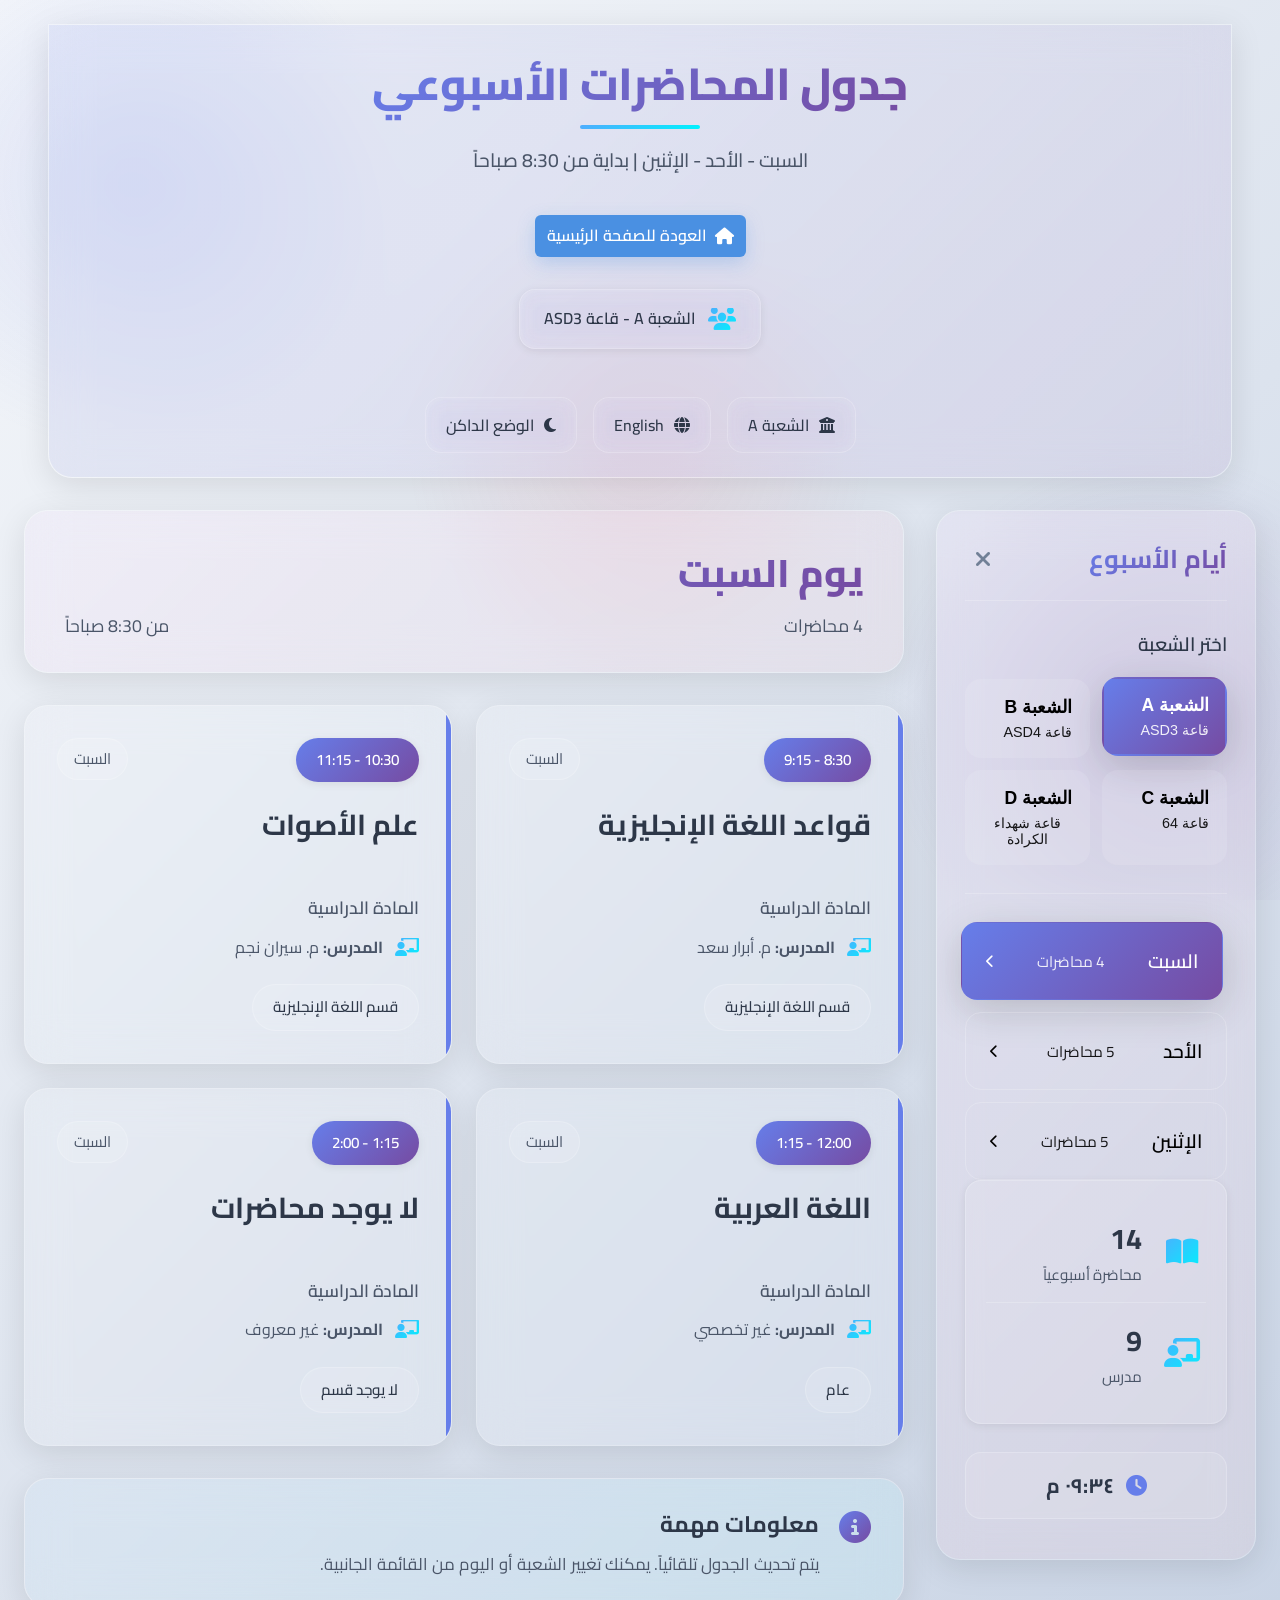
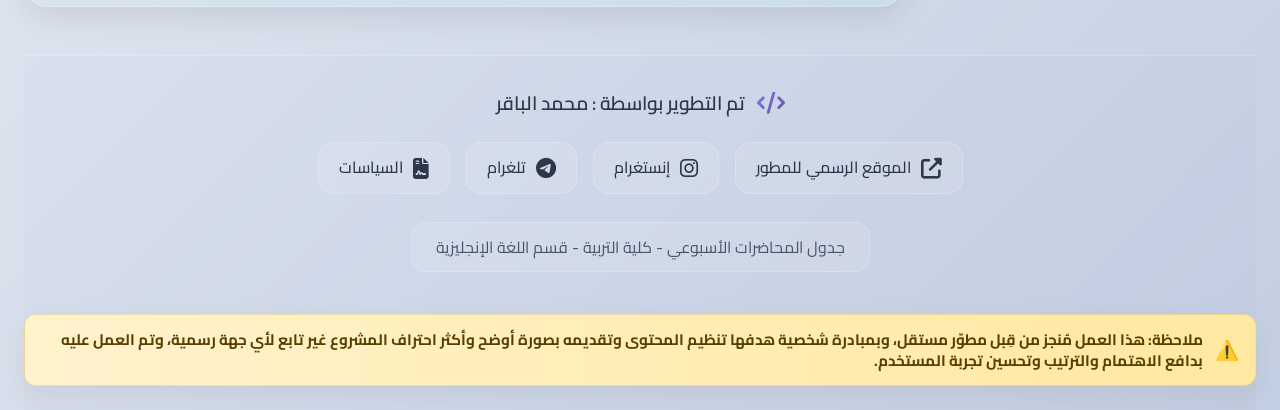
<file: tables/schedule.html>
<!DOCTYPE html>
<html lang="ar" dir="rtl">
<head>
    <meta charset="UTF-8">
    <meta name="viewport" content="width=device-width, initial-scale=1.0">
    <title>جدول المحاضرات الأسبوعي</title>
    <link rel="stylesheet" href="https://fonts.googleapis.com/css2?family=Cairo:wght@300;400;600;700&family=Poppins:wght@300;400;500;600&display=swap">
    <link rel="stylesheet" href="https://cdnjs.cloudflare.com/ajax/libs/font-awesome/6.4.0/css/all.min.css">
    <link rel="stylesheet" href="style.css">
    <link rel="icon" type="image/x-icon" href="data:image/svg+xml,<svg xmlns=%22http://www.w3.org/2000/svg%22 viewBox=%220 0 100 100%22><text y=%22.9em%22 font-size=%2290%22>📚</text></svg>">
</head>
<body>
    <div class="container">
        <header class="header">
            <div class="header-content">
                <h1 class="main-title animate-fade-in">جدول المحاضرات الأسبوعي</h1>
                <p class="subtitle animate-fade-in-delayed">السبت - الأحد - الإثنين | بداية من 8:30 صباحاً</p>
               
                <a href="../index.html" class="back-to-home-btn">
                    <i class="fas fa-home"></i>
                    <span>العودة للصفحة الرئيسية</span>
                </a>
                <style>
                .back-to-home-btn {
                    display: inline-flex;
                    align-items: center;
                    gap: 8px;
                    margin-top: 12px;
                    padding: 8px 12px;
                    background-color: #4A90E2;
                    color: #fff;
                    border-radius: 6px;
                    text-decoration: none;
                    font-weight: 600;
                    box-shadow: 0 6px 18px rgba(74,144,226,0.28);
                    transition: transform 0.18s ease, box-shadow 0.18s ease, background-color 0.18s ease, opacity 0.18s ease;
                    animation: fadeInUp 0.6s ease forwards;
                    opacity: 0.95;
                    -webkit-tap-highlight-color: transparent;
                }
                .back-to-home-btn i { font-size: 1.05rem; }
                .back-to-home-btn:hover,
                .back-to-home-btn:focus {
                    transform: translateY(-3px);
                    box-shadow: 0 12px 30px rgba(74,144,226,0.18);
                    background-color: #3a7bd6;
                    outline: none;
                }
                .back-to-home-btn:active {
                    transform: translateY(-1px);
                    box-shadow: 0 6px 14px rgba(74,144,226,0.18);
                }
                @keyframes fadeInUp {
                    from { opacity: 0; transform: translateY(8px); }
                    to { opacity: 1; transform: translateY(0); }
                }
                </style>
                
                <div class="section-info" id="sectionInfo">
                    <div class="current-section">
                        <i class="fas fa-users"></i>
                        <span id="currentSectionText">الشعبة A - قاعة ASD3</span>
                    </div>
                </div>
                
                <div class="controls">
                    <div class="section-toggle">
                        <button id="sectionToggle" class="toggle-btn" aria-label="تبديل الشعبة">
                            <span class="section-icon">
                                <i class="fas fa-university"></i>
                            </span>
                            <span class="section-text" id="sectionButtonText">الشعبة A</span>
                        </button>
                    </div>
                    
                    <div class="language-toggle">
                        <button id="languageToggle" class="toggle-btn" aria-label="تبديل اللغة">
                            <span class="lang-icon">
                                <i class="fas fa-globe"></i>
                            </span>
                            <span class="lang-text" id="languageButtonText">English</span>
                        </button>
                    </div>
                    
                    <div class="theme-toggle">
                        <button id="themeToggle" class="toggle-btn" aria-label="تبديل الوضع الداكن">
                            <i class="fas fa-moon" id="themeIcon"></i>
                            <span class="theme-text" id="themeButtonText">الوضع الداكن</span>
                        </button>
                    </div>
                </div>
            </div>
        </header>

        <nav class="mobile-nav">
            <button class="mobile-menu-btn" id="mobileMenuBtn" aria-label="فتح قائمة الأيام">
                <i class="fas fa-calendar-alt"></i>
                <span>أيام الأسبوع</span>
            </button>
            <div class="mobile-days" id="mobileDays">
                <button class="day-tab active" data-day="saturday">
                    <span class="day-name">السبت</span>
                    <span class="day-count">3 محاضرات</span>
                </button>
                <button class="day-tab" data-day="sunday">
                    <span class="day-name">الأحد</span>
                    <span class="day-count">3 محاضرات</span>
                </button>
                <button class="day-tab" data-day="monday">
                    <span class="day-name">الإثنين</span>
                    <span class="day-count">3 محاضرات</span>
                </button>
            </div>
        </nav>

        <div class="main-content">
            <aside class="sidebar" id="sidebar">
                <div class="sidebar-header">
                    <h2 class="sidebar-title">أيام الأسبوع</h2>
                    <button class="close-sidebar" id="closeSidebar" aria-label="إغلاق الشريط الجانبي">
                        <i class="fas fa-times"></i>
                    </button>
                </div>
                
                <div class="sidebar-section-selector">
                    <h3 class="section-selector-title">اختر الشعبة</h3>
                    <div class="section-buttons">
                        <button class="section-btn active" data-section="A">
                            <span class="section-name">الشعبة A</span>
                            <span class="section-room">قاعة ASD3</span>
                        </button>
                        <button class="section-btn" data-section="B">
                            <span class="section-name">الشعبة B</span>
                            <span class="section-room">قاعة ASD4</span>
                        </button>
                        <button class="section-btn" data-section="C">
                            <span class="section-name">الشعبة C</span>
                            <span class="section-room">قاعة 64</span>
                        </button>
                        <button class="section-btn" data-section="D">
                            <span class="section-name">الشعبة D</span>
                            <span class="section-room">قاعة شهداء الكرادة</span>
                        </button>
                    </div>
                </div>
                
                <div class="days-list">
                    <button class="day-item active" data-day="saturday">
                        <span class="day-name">السبت</span>
                        <span class="day-lectures">3 محاضرات</span>
                        <i class="fas fa-chevron-left"></i>
                    </button>
                    <button class="day-item" data-day="sunday">
                        <span class="day-name">الأحد</span>
                        <span class="day-lectures">3 محاضرات</span>
                        <i class="fas fa-chevron-left"></i>
                    </button>
                    <button class="day-item" data-day="monday">
                        <span class="day-name">الإثنين</span>
                        <span class="day-lectures">3 محاضرات</span>
                        <i class="fas fa-chevron-left"></i>
                    </button>
                </div>
                
                <div class="sidebar-stats">
                    <div class="stat-item">
                        <i class="fas fa-book-open"></i>
                        <div class="stat-info">
                            <span class="stat-value" id="totalLectures">9</span>
                            <span class="stat-label">محاضرة أسبوعياً</span>
                        </div>
                    </div>
                    <div class="stat-item">
                        <i class="fas fa-chalkboard-teacher"></i>
                        <div class="stat-info">
                            <span class="stat-value" id="totalTeachers">8</span>
                            <span class="stat-label">مدرس</span>
                        </div>
                    </div>
                </div>
                
                <div class="sidebar-footer">
                    <div class="current-time">
                        <i class="fas fa-clock"></i>
                        <span id="currentTime">--:-- --</span>
                    </div>
                </div>
            </aside>

            <main class="schedule-content">
                <div class="day-header">
                    <h2 class="day-title" id="currentDayTitle">يوم السبت</h2>
                    <div class="day-info">
                        <span class="day-date" id="currentDayDate">3 محاضرات</span>
                        <span class="day-time">من 8:30 صباحاً</span>
                    </div>
                </div>

                <div class="lectures-container" id="lecturesContainer">
                    <div class="lecture-card saturday animate-fade-in">
                        <div class="lecture-header">
                            <div class="lecture-time">8:30 - 9:15</div>
                            <div class="lecture-day">السبت</div>
                        </div>
                        <h3 class="lecture-title">English Grammar</h3>
                        <div class="lecture-subject">قواعد اللغة الإنجليزية</div>
                        <div class="lecture-teacher">
                            <i class="fas fa-chalkboard-teacher"></i>
                            <span><strong>المدرس:</strong> Ms. Abrar Sa'ad</span>
                        </div>
                        <div class="lecture-department">قسم اللغة الإنجليزية</div>
                    </div>
                    
                    <div class="lecture-card saturday animate-fade-in" style="animation-delay: 0.1s">
                        <div class="lecture-header">
                            <div class="lecture-time">10:30 - 11:15</div>
                            <div class="lecture-day">السبت</div>
                        </div>
                        <h3 class="lecture-title">Phonetics</h3>
                        <div class="lecture-subject">علم الأصوات</div>
                        <div class="lecture-teacher">
                            <i class="fas fa-chalkboard-teacher"></i>
                            <span><strong>المدرس:</strong> Ms. Sayran Nejim</span>
                        </div>
                        <div class="lecture-department">قسم اللغة الإنجليزية</div>
                    </div>
                    
                    <div class="lecture-card saturday animate-fade-in" style="animation-delay: 0.2s">
                        <div class="lecture-header">
                            <div class="lecture-time">12:30 - 1:15</div>
                            <div class="lecture-day">السبت</div>
                        </div>
                        <h3 class="lecture-title">Arabic Language</h3>
                        <div class="lecture-subject">اللغة العربية</div>
                        <div class="lecture-teacher">
                            <i class="fas fa-chalkboard-teacher"></i>
                            <span><strong>المدرس:</strong> Non Departmental</span>
                        </div>
                        <div class="lecture-department">قسم اللغة الإنجليزية</div>
                    </div>
                </div>

                <div class="no-lectures" id="noLecturesMessage" style="display: none;">
                    <div class="empty-state">
                        <i class="fas fa-calendar-times"></i>
                        <h3>لا توجد محاضرات اليوم</h3>
                        <p>استمتع بيوم راحة من المحاضرات</p>
                    </div>
                </div>
                
                <div class="additional-info">
                    <div class="info-card">
                        <i class="fas fa-info-circle"></i>
                        <div class="info-content">
                            <h4>معلومات مهمة</h4>
                            <p>يتم تحديث الجدول تلقائياً. يمكنك تغيير الشعبة أو اليوم من القائمة الجانبية.</p>
                        </div>
                    </div>
                </div>
            </main>
        </div>

        <footer class="footer">
            <div class="footer-content">
                <div class="developer-info">
                    <p class="developer-name">
                        <i class="fas fa-code"></i>
                        <span>تم التطوير بواسطة : محمد الباقر</span>
                    </p>
                    
                    <div class="developer-social">
                        <a href="https://wsl-iq.github.io/" target="_blank" class="developer-link website" rel="noopener">
                            <i class="fas fa-external-link-alt"></i>
                            <span>الموقع الرسمي للمطور</span>
                        </a>
                        
                        <a href="https://www.instagram.com/g6xs0r/" target="_blank" class="developer-link instagram" rel="noopener">
                            <i class="fab fa-instagram"></i>
                            <span class="social-text">إنستغرام</span>
                        </a>
                        
                        <a href="https://t.me/wsl_iq" target="_blank" class="developer-link telegram" rel="noopener">
                            <i class="fab fa-telegram"></i>
                            <span class="social-text">تلغرام</span>
                        </a>

                        <a href="policies.html" class="developer-link policies">
                            <i class="fas fa-file-contract"></i>
                            <span class="social-text">السياسات</span>
                        </a>

                    </div>
                </div>
                <div class="footer-note">
                    <p> جدول المحاضرات الأسبوعي - كلية التربية - قسم اللغة الإنجليزية</p>
                </div>

                <div role="alert" aria-live="polite" style="margin-top:14px;border-radius:12px;padding:14px 16px;background:linear-gradient(90deg,#fff3cd,#ffe8a1);color:#5a3e00;border:1px solid rgba(90,62,0,0.12);box-shadow:0 8px 24px rgba(90,62,0,0.08);font-weight:700;text-align:right;display:flex;align-items:center;gap:12px;">
                    <span style="font-size:1.2rem;line-height:1;">⚠️</span>
                    <small style="font-size:0.95rem;line-height:1.4;display:block;">
                    ملاحظة: هذا العمل مُنجز من قِبل مطوّر مستقل، وبمبادرة شخصية هدفها تنظيم المحتوى وتقديمه بصورة أوضح وأكثر احتراف المشروع غير تابع لأي جهة رسمية، وتم العمل عليه بدافع الاهتمام والترتيب وتحسين تجربة المستخدم.
                    </small>
                </div>

            </div>
        </footer>
    </div>

    <button class="sidebar-toggle" id="sidebarToggle" aria-label="فتح الشريط الجانبي">
        <i class="fas fa-bars"></i>
    </button>

    <div id="toastContainer"></div>

    <script src="script.js"></script>
    
    <script>
    document.addEventListener('DOMContentLoaded', function() {
        console.log('صفحة HTML محملة');
        
        function updateClock() {
            const timeElement = document.getElementById('currentTime');
            if (timeElement) {
                const now = new Date();
                const timeString = now.toLocaleTimeString('ar-SA', {
                    hour: '2-digit',
                    minute: '2-digit',
                    hour12: true
                });
                timeElement.textContent = timeString;
            }
        }
        
        updateClock();
        setInterval(updateClock, 60000);
        
        const cards = document.querySelectorAll('.lecture-card');
        cards.forEach(card => {
            card.addEventListener('mouseenter', function() {
                this.style.transform = 'translateY(-10px) rotateX(5deg)';
            });
            
            card.addEventListener('mouseleave', function() {
                this.style.transform = 'translateY(0) rotateX(0)';
            });
        });
        
        console.log('التهيئة المباشرة مكتملة');
    });
    </script>
</body>
</html>
</file>
<file: css/style.css>
:root {
    --primary-dark: #1e3c72;
    --primary: #2a5298;
    --accent-pink: #ff9a9e;
    --accent-yellow: #f6d365;
    --success: #4CAF50;
    --success-light: #e8f5e9;
    --warning: #ff9800;
    --warning-light: #fff3e0;
    --danger: #f44336;
    --danger-light: #ffebee;
    --info: #2196F3;
    --info-light: #e3f2fd;
    --light: #f8f9fa;
    --dark: #343a40;
    --gray: #6c757d;
    --gray-light: #e9ecef;
    --border-radius: 12px;
    --border-radius-sm: 8px;
    --box-shadow: 0 6px 16px rgba(0, 0, 0, 0.1);
    --box-shadow-lg: 0 10px 30px rgba(0, 0, 0, 0.15);
    --transition: all 0.3s ease;
    --transition-fast: all 0.15s ease;
}

* {
    margin: 0;
    padding: 0;
    box-sizing: border-box;
}

html {
    scroll-behavior: smooth;
}

body {
    font-family: 'Tajawal', 'Poppins', sans-serif;
    background: linear-gradient(135deg, #1e3c72, #2a5298);
    color: #140707;
    min-height: 100vh;
    line-height: 1.6;
    padding: 0;
    margin: 0;
}

.app-container {
    max-width: 1400px;
    margin: 0 auto;
    background-color: rgb(255, 255, 255);
    min-height: 100vh;
    border-radius: 0;
    overflow: hidden;
    box-shadow: 0 0 40px rgba(0, 0, 0, 0.2);
    animation: fadeIn 0.8s ease;
    --header-text-color: rgb(0, 0, 0);

}

@keyframes fadeIn {
    from { opacity: 0; transform: translateY(10px); }
    to { opacity: 1; transform: translateY(0); }
}

header {
    background: linear-gradient(135deg, #1e3c72, #2a5298);
    color: rgb(255, 255, 255);
    padding: 1.2rem 2rem;
    display: flex;
    justify-content: space-between;
    align-items: center;
    box-shadow: 0 4px 12px rgba(0, 0, 0, 0.1);
}

.logo {
    display: flex;
    align-items: center;
    gap: 1rem;
}

.logo i {
    font-size: 2.2rem;
    color: var(--accent-yellow);
    animation: bounce 2s infinite;
}

@keyframes bounce {
    0%, 100% { transform: translateY(0); }
    50% { transform: translateY(-5px); }
}

.logo h1 {
    font-size: 1.8rem;
    font-weight: 700;
    background: linear-gradient(to right, #f6d365, #ff9a9e);
    -webkit-background-clip: text;
    background-clip: text;
    color: transparent;
}

.user-info {
    display: flex;
    align-items: center;
    gap: 1rem;
}

.user-avatar {
    width: 50px;
    height: 50px;
    border-radius: 50%;
    background: linear-gradient(135deg, #ff9a9e, #f6d365);
    display: flex;
    align-items: center;
    justify-content: center;
    font-size: 1.5rem;
    font-weight: bold;
    box-shadow: 0 4px 8px rgba(0, 0, 0, 0.2);
}

nav {
    background: linear-gradient(135deg, var(--primary-dark), var(--primary));
    padding: 0.5rem 2rem;
    border-bottom: 1px solid rgba(255, 255, 255, 0.1);
}

.nav-list {
    display: flex;
    list-style: none;
    justify-content: center;
    gap: 0.5rem;
}

.nav-item {
    margin: 0;
}

.nav-link {
    color: white;
    text-decoration: none;
    padding: 0.8rem 1.5rem;
    border-radius: var(--border-radius);
    display: flex;
    align-items: center;
    gap: 0.5rem;
    transition: var(--transition);
    font-weight: 500;
    position: relative;
    overflow: hidden;
}

.nav-link::before {
    content: '';
    position: absolute;
    top: 0;
    left: -100%;
    width: 100%;
    height: 100%;
    background: linear-gradient(90deg, transparent, rgba(255, 255, 255, 0.2), transparent);
    transition: 0.5s;
}

.nav-link:hover::before {
    left: 100%;
}

.nav-link:hover, .nav-link.active {
    background-color: rgba(255, 255, 255, 0.2);
    color: white;
    transform: translateY(-2px);
    box-shadow: 0 4px 8px rgba(0, 0, 0, 0.2);
}

.nav-link i {
    font-size: 1.2rem;
    color: white;
}

.nav-link.active {
    background: linear-gradient(135deg, var(--accent-yellow), var(--accent-pink));
    color: white;
    font-weight: 600;
}

main {
    padding: 2rem;
    min-height: 70vh;
}

.page-header {
    display: flex;
    justify-content: space-between;
    align-items: center;
    margin-bottom: 2rem;
    padding-bottom: 1.5rem;
    border-bottom: 2px solid var(--gray-light);
    animation: slideDown 0.5s ease;
}

@keyframes slideDown {
    from { opacity: 0; transform: translateY(-20px); }
    to { opacity: 1; transform: translateY(0); }
}

.page-title {
    color: var(--primary-dark);
    font-size: 1.8rem;
    display: flex;
    align-items: center;
    gap: 0.8rem;
}

.page-title i {
    color: var(--primary);
}

.btn {
    background: linear-gradient(135deg, var(--primary-dark), var(--primary));
    color: rgb(255, 255, 255);
    border: none;
    padding: 0.8rem 1.8rem;
    border-radius: var(--border-radius);
    cursor: pointer;
    font-weight: 600;
    display: inline-flex;
    align-items: center;
    justify-content: center;
    gap: 0.5rem;
    transition: var(--transition);
    font-family: 'Tajawal', sans-serif;
    font-size: 1rem;
    box-shadow: 0 4px 8px rgba(30, 60, 114, 0.2);
}

.btn:hover {
    transform: translateY(-3px);
    box-shadow: 0 8px 15px rgba(30, 60, 114, 0.3);
}

.btn:active {
    transform: translateY(-1px);
}

.btn-add {
    background: linear-gradient(135deg, var(--success), #66bb6a);
}

.btn-cancel {
    background: linear-gradient(135deg, var(--gray), #adb5bd);
}

.btn-delete {
    background: linear-gradient(135deg, var(--danger), #ef5350);
}

.btn-small {
    padding: 0.5rem 1rem;
    font-size: 0.9rem;
}

.btn-icon {
    width: 40px;
    height: 40px;
    border-radius: 50%;
    background: var(--gray-light);
    border: none;
    display: flex;
    align-items: center;
    justify-content: center;
    cursor: pointer;
    transition: var(--transition);
}

.btn-icon:hover {
    background: var(--primary);
    color: white;
}

.form-row {
    display: flex;
    flex-wrap: wrap;
    gap: 1.5rem;
    margin-bottom: 1.5rem;
}

.form-group {
    flex: 1;
    min-width: 250px;
}

.form-group.full-width {
    flex: 0 0 100%;
}

label {
    display: block;
    margin-bottom: 0.5rem;
    color: var(--primary-dark);
    font-weight: 500;
    font-size: 0.95rem;
}

input, select, textarea, button {
    width: 100%;
    padding: 0.9rem 1.2rem;
    border: 2px solid var(--gray-light);
    border-radius: var(--border-radius-sm);
    font-family: 'Tajawal', 'Poppins', sans-serif;
    font-size: 1rem;
    transition: var(--transition);
    background-color: white;
}

input:focus, select:focus, textarea:focus {
    outline: none;
    border-color: var(--primary);
    box-shadow: 0 0 0 3px rgba(30, 60, 114, 0.1);
}

.custom-select {
    position: relative;
}

.custom-select select {
    appearance: none;
    padding-right: 3rem;
}

.select-arrow {
    position: absolute;
    top: 50%;
    left: 1rem;
    transform: translateY(-50%);
    pointer-events: none;
    color: var(--gray);
}

.date-picker, .time-picker {
    position: relative;
}

.date-picker i, .time-picker i {
    position: absolute;
    top: 50%;
    left: 1rem;
    transform: translateY(-50%);
    color: var(--gray);
    pointer-events: none;
}

.date-picker input, .time-picker input {
    padding-left: 3rem;
}

.priority-buttons {
    display: flex;
    gap: 0.5rem;
    margin-top: 0.5rem;
}

.priority-btn {
    flex: 1;
    padding: 0.7rem;
    border: 2px solid var(--gray-light);
    background: white;
    border-radius: var(--border-radius-sm);
    cursor: pointer;
    transition: var(--transition);
    font-weight: 500;
}

.priority-btn:hover {
    border-color: var(--primary);
}

.priority-btn.active {
    border-color: var(--primary);
    background-color: var(--primary);
    color: white;
}

.priority-btn[data-priority="high"].active {
    border-color: var(--danger);
    background-color: var(--danger);
}

.priority-btn[data-priority="low"].active {
    border-color: var(--success);
    background-color: var(--success);
}

.task-form {
    background: white;
    border-radius: var(--border-radius);
    padding: 2rem;
    margin-bottom: 2.5rem;
    box-shadow: var(--box-shadow);
    animation: slideUp 0.4s ease;
    border-top: 4px solid var(--primary);
}

@keyframes slideUp {
    from { opacity: 0; transform: translateY(20px); }
    to { opacity: 1; transform: translateY(0); }
}

.filter-section {
    display: flex;
    justify-content: space-between;
    align-items: center;
    margin-bottom: 2rem;
    flex-wrap: wrap;
    gap: 1rem;
}

.filter-buttons {
    display: flex;
    gap: 0.5rem;
    flex-wrap: wrap;
}

.filter-btn {
    background: var(--gray-light);
    border: none;
    padding: 0.6rem 1.2rem;
    border-radius: 20px;
    cursor: pointer;
    transition: var(--transition);
    font-weight: 500;
}

.filter-btn:hover {
    background: var(--primary);
    color: white;
}

.filter-btn.active {
    background: var(--primary);
    color: white;
    box-shadow: 0 4px 8px rgba(30, 60, 114, 0.2);
}

.search-box {
    position: relative;
    min-width: 250px;
}

.search-box input {
    padding-left: 2.8rem;
    border-radius: 20px;
}

.search-box i {
    position: absolute;
    top: 50%;
    right: 1rem;
    transform: translateY(-50%);
    color: var(--gray);
}

.tasks-container {
    display: grid;
    grid-template-columns: repeat(auto-fill, minmax(350px, 1fr));
    gap: 1.5rem;
}

.task-card {
    background: white;
    border-radius: var(--border-radius);
    padding: 1.5rem;
    box-shadow: var(--box-shadow);
    transition: var(--transition);
    border-left: 5px solid var(--success);
    animation: slideUp 0.5s ease;
    position: relative;
    overflow: hidden;
}

.task-card::before {
    content: '';
    position: absolute;
    top: 0;
    left: 0;
    width: 100%;
    height: 5px;
    background: linear-gradient(90deg, var(--success), transparent);
}

.task-card:hover {
    transform: translateY(-5px);
    box-shadow: var(--box-shadow-lg);
}

.task-card.near-deadline {
    border-left-color: var(--warning);
    animation: pulse 2s infinite;
}

.task-card.near-deadline::before {
    background: linear-gradient(90deg, var(--warning), transparent);
}

.task-card.overdue {
    border-left-color: var(--danger);
}

.task-card.overdue::before {
    background: linear-gradient(90deg, var(--danger), transparent);
}

.task-card.high-priority {
    border-left-color: var(--accent-pink);
}

.task-card.high-priority::before {
    background: linear-gradient(90deg, var(--accent-pink), transparent);
}

@keyframes pulse {
    0% { box-shadow: 0 0 0 0 rgba(255, 152, 0, 0.4); }
    70% { box-shadow: 0 0 0 10px rgba(255, 152, 0, 0); }
    100% { box-shadow: 0 0 0 0 rgba(255, 152, 0, 0); }
}

.task-header {
    display: flex;
    justify-content: space-between;
    align-items: flex-start;
    margin-bottom: 1rem;
}

.task-title {
    font-size: 1.3rem;
    color: var(--primary-dark);
    font-weight: 600;
    margin-bottom: 0.5rem;
}

.task-type {
    background-color: var(--info-light);
    color: var(--info);
    padding: 0.3rem 0.8rem;
    border-radius: 20px;
    font-size: 0.85rem;
    font-weight: 500;
    white-space: nowrap;
}

.task-details {
    margin-bottom: 1.5rem;
}

.task-detail {
    display: flex;
    align-items: center;
    gap: 0.7rem;
    margin-bottom: 0.7rem;
    color: var(--gray);
    font-size: 0.95rem;
}

.task-detail i {
    color: var(--primary);
    width: 20px;
    text-align: center;
}

.task-footer {
    display: flex;
    justify-content: space-between;
    align-items: center;
    flex-wrap: wrap;
    gap: 0.5rem;
    padding-top: 1rem;
    border-top: 1px solid var(--gray-light);
}

.task-status {
    display: inline-block;
    padding: 0.4rem 0.8rem;
    border-radius: 20px;
    font-size: 0.85rem;
    font-weight: 500;
}

.status-on-time {
    background-color: var(--success-light);
    color: var(--success);
}

.status-near-deadline {
    background-color: var(--warning-light);
    color: var(--warning);
}

.status-overdue {
    background-color: var(--danger-light);
    color: var(--danger);
}

.time-left {
    font-weight: 600;
    margin-top: 0.5rem;
    display: inline-block;
    padding: 0.3rem 0.8rem;
    border-radius: 20px;
    background-color: var(--info-light);
    color: var(--info);
    font-size: 0.9rem;
}

.priority-badge {
    display: inline-block;
    padding: 0.2rem 0.6rem;
    border-radius: 10px;
    font-size: 0.75rem;
    font-weight: 500;
    margin-right: 0.5rem;
}

.priority-high {
    background-color: #ffebee;
    color: var(--danger);
}

.priority-medium {
    background-color: #fff3e0;
    color: var(--warning);
}

.priority-low {
    background-color: #e8f5e9;
    color: var(--success);
}

.grades-summary {
    display: grid;
    grid-template-columns: repeat(auto-fit, minmax(280px, 1fr));
    gap: 1.5rem;
    margin-bottom: 2.5rem;
}

.summary-card {
    background: white;
    border-radius: var(--border-radius);
    padding: 1.8rem;
    box-shadow: var(--box-shadow);
    text-align: center;
    transition: var(--transition);
    border-top: 4px solid var(--primary);
}

.summary-card:hover {
    transform: translateY(-5px);
    box-shadow: var(--box-shadow-lg);
}

.summary-card h3 {
    color: var(--primary-dark);
    margin-bottom: 1.2rem;
    font-size: 1.3rem;
    display: flex;
    align-items: center;
    justify-content: center;
    gap: 0.5rem;
}

.grade-value {
    font-size: 3rem;
    font-weight: 700;
    margin-bottom: 1.5rem;
    text-shadow: 2px 2px 4px rgba(0, 0, 0, 0.1);
}

.grade-excellent {
    color: var(--success);
}

.grade-good {
    color: var(--info);
}

.grade-average {
    color: var(--warning);
}

.grade-poor {
    color: var(--danger);
    animation: pulse 2s infinite;
}

.progress-container {
    margin-top: 1.5rem;
}

.progress-label {
    display: flex;
    justify-content: space-between;
    margin-bottom: 0.5rem;
    font-size: 0.9rem;
    color: var(--gray);
}

.progress-bar {
    height: 12px;
    background-color: var(--gray-light);
    border-radius: 6px;
    overflow: hidden;
    position: relative;
}

.progress-bar.small {
    height: 8px;
}

.progress-fill {
    height: 100%;
    border-radius: 6px;
    transition: width 1s ease-in-out;
    position: relative;
    overflow: hidden;
}

.progress-fill::after {
    content: '';
    position: absolute;
    top: 0;
    left: 0;
    bottom: 0;
    right: 0;
    background-image: linear-gradient(
        -45deg, 
        rgba(255, 255, 255, 0.2) 25%, 
        transparent 25%, 
        transparent 50%, 
        rgba(255, 255, 255, 0.2) 50%, 
        rgba(255, 255, 255, 0.2) 75%, 
        transparent 75%, 
        transparent
    );
    z-index: 1;
    background-size: 50px 50px;
    animation: move 2s linear infinite;
    border-radius: 6px;
}

@keyframes move {
    0% { background-position: 0 0; }
    100% { background-position: 50px 50px; }
}

.progress-excellent {
    background: linear-gradient(to right, var(--success), #8BC34A);
}

.progress-good {
    background: linear-gradient(to right, var(--info), #03A9F4);
}

.progress-average {
    background: linear-gradient(to right, var(--warning), #FFC107);
}

.progress-poor {
    background: linear-gradient(to right, var(--danger), #FF5722);
}

.grade-status {
    margin-top: 1rem;
    padding: 0.7rem;
    border-radius: var(--border-radius-sm);
    background-color: var(--info-light);
    display: flex;
    align-items: center;
    justify-content: center;
    gap: 0.5rem;
    font-size: 0.9rem;
}

.subject-level {
    margin-top: 1rem;
}

.level-badge {
    display: inline-block;
    padding: 0.3rem 0.8rem;
    border-radius: 20px;
    font-size: 0.85rem;
    font-weight: 500;
}

.stats-mini {
    margin-top: 1rem;
    display: flex;
    justify-content: center;
    gap: 1rem;
}

.stat-item {
    display: flex;
    flex-direction: column;
    align-items: center;
}

.stat-label {
    font-size: 0.8rem;
    color: var(--gray);
}

.stat-value {
    font-size: 1.2rem;
    font-weight: 600;
    color: var(--primary);
}

.warning-card {
    background: linear-gradient(135deg, #fff3e0, #ffecb3);
    border-radius: var(--border-radius);
    padding: 1.5rem;
    margin-bottom: 2rem;
    display: flex;
    align-items: center;
    gap: 1.5rem;
    border-left: 5px solid var(--warning);
    animation: slideInLeft 0.5s ease;
}

@keyframes slideInLeft {
    from { opacity: 0; transform: translateX(-20px); }
    to { opacity: 1; transform: translateX(0); }
}

.warning-icon {
    width: 50px;
    height: 50px;
    background: var(--warning);
    border-radius: 50%;
    display: flex;
    align-items: center;
    justify-content: center;
    color: white;
    font-size: 1.5rem;
    flex-shrink: 0;
}

.warning-content {
    flex: 1;
}

.warning-content h4 {
    color: var(--warning);
    margin-bottom: 0.5rem;
}

.warning-content ul {
    margin-top: 0.5rem;
    padding-right: 1.5rem;
}

.warning-content li {
    margin-bottom: 0.3rem;
    color: var(--dark);
}

.settings-card {
    background: white;
    border-radius: var(--border-radius);
    padding: 1.8rem;
    margin-bottom: 2rem;
    box-shadow: var(--box-shadow);
}

.settings-card h3 {
    color: var(--primary-dark);
    margin-bottom: 1.5rem;
    display: flex;
    align-items: center;
    gap: 0.5rem;
}

.range-input {
    display: flex;
    align-items: center;
    gap: 1rem;
}

.range-input input[type="range"] {
    flex: 1;
    height: 8px;
    border-radius: 4px;
    background: var(--gray-light);
    outline: none;
    -webkit-appearance: none;
    -moz-appearance: none;
    appearance: none;
}

.range-input input[type="range"]::-webkit-slider-thumb {
    -webkit-appearance: none;
    width: 22px;
    height: 22px;
    border-radius: 50%;
    background: var(--primary);
    cursor: pointer;
    box-shadow: 0 2px 5px rgba(0, 0, 0, 0.2);
}

.range-value {
    font-weight: 600;
    color: var(--primary);
    min-width: 40px;
    text-align: center;
}

.grades-form {
    background: white;
    border-radius: var(--border-radius);
    padding: 2rem;
    margin-bottom: 2.5rem;
    box-shadow: var(--box-shadow);
    border-top: 4px solid var(--info);
}

.grades-form h3 {
    color: var(--primary-dark);
    margin-bottom: 1.5rem;
    display: flex;
    align-items: center;
    gap: 0.5rem;
}

.grade-inputs {
    display: grid;
    grid-template-columns: repeat(auto-fit, minmax(280px, 1fr));
    gap: 1.5rem;
    margin-bottom: 2rem;
}

.grade-input {
    background: var(--light);
    border-radius: var(--border-radius-sm);
    padding: 1.5rem;
    box-shadow: 0 4px 8px rgba(0, 0, 0, 0.05);
}

.grade-input label {
    font-weight: 600;
    margin-bottom: 1rem;
    display: block;
}

.grade-input-with-btn {
    display: flex;
    gap: 0.5rem;
    margin-bottom: 1rem;
}

.grade-input-with-btn input {
    flex: 1;
}

.grade-slider {
    margin-top: 0.5rem;
}

.grade-range {
    width: 100%;
    height: 6px;
    border-radius: 3px;
    background: var(--gray-light);
    outline: none;
    -webkit-appearance: none;
    -moz-appearance: none;
    appearance: none;
}

.grade-range::-webkit-slider-thumb {
    -webkit-appearance: none;
    width: 18px;
    height: 18px;
    border-radius: 50%;
    background: var(--primary);
    cursor: pointer;
}

.grade-preview {
    background: var(--light);
    border-radius: var(--border-radius-sm);
    padding: 1.2rem;
    margin-bottom: 1.5rem;
    text-align: center;
}

.grade-preview h4 {
    color: var(--primary-dark);
    margin-bottom: 0.8rem;
}

.grade-preview h4 span {
    font-weight: 700;
    color: var(--primary);
}

.subjects-container {
    display: grid;
    grid-template-columns: repeat(auto-fill, minmax(350px, 1fr));
    gap: 1.5rem;
    margin-bottom: 2.5rem;
}

.subject-card {
    background: white;
    border-radius: var(--border-radius);
    padding: 1.8rem;
    box-shadow: var(--box-shadow);
    transition: var(--transition);
    border-top: 4px solid var(--info);
}

.subject-card:hover {
    transform: translateY(-5px);
    box-shadow: var(--box-shadow-lg);
}

.subject-header {
    display: flex;
    justify-content: space-between;
    align-items: center;
    margin-bottom: 1.5rem;
}

.subject-name {
    font-size: 1.4rem;
    color: var(--primary-dark);
    font-weight: 600;
}

.subject-grade-inputs {
    display: grid;
    grid-template-columns: repeat(3, 1fr);
    gap: 1rem;
    margin-bottom: 1.5rem;
}

.subject-grade-input {
    text-align: center;
}

.subject-grade-input label {
    font-size: 0.9rem;
    margin-bottom: 0.5rem;
    color: var(--gray);
    display: block;
}

.subject-grade-input input {
    text-align: center;
    font-weight: 600;
    font-size: 1.1rem;
    padding: 0.8rem;
}

.subject-footer {
    display: flex;
    justify-content: space-between;
    align-items: center;
    padding-top: 1.5rem;
    border-top: 1px solid var(--gray-light);
}

.analysis-section {
    background: white;
    border-radius: var(--border-radius);
    padding: 2rem;
    box-shadow: var(--box-shadow);
    margin-top: 2rem;
}

.analysis-section h3 {
    color: var(--primary-dark);
    margin-bottom: 1.5rem;
    display: flex;
    align-items: center;
    gap: 0.5rem;
}

.analysis-grid {
    display: grid;
    grid-template-columns: repeat(auto-fit, minmax(350px, 1fr));
    gap: 1.5rem;
}

.analysis-card {
    background: var(--light);
    border-radius: var(--border-radius);
    padding: 1.5rem;
}

.analysis-card h4 {
    color: var(--primary-dark);
    margin-bottom: 1rem;
}

.chart-container {
    height: 200px;
    position: relative;
}

.strengths-weaknesses {
    display: grid;
    grid-template-columns: 1fr 1fr;
    gap: 1.5rem;
}

.sw-item h5 {
    color: var(--primary-dark);
    margin-bottom: 0.8rem;
    display: flex;
    align-items: center;
    gap: 0.5rem;
}

.sw-item ul {
    padding-right: 1.2rem;
}

.sw-item li {
    margin-bottom: 0.5rem;
    color: var(--dark);
}

.notes-page {
    display: grid;
    grid-template-columns: 300px 1fr;
    gap: 2rem;
    min-height: 70vh;
}

.notes-sidebar {
    background: white;
    border-radius: var(--border-radius);
    padding: 1.5rem;
    box-shadow: var(--box-shadow);
    display: flex;
    flex-direction: column;
}

.sidebar-header {
    display: flex;
    justify-content: space-between;
    align-items: center;
    margin-bottom: 1.5rem;
}

.sidebar-header h3 {
    color: var(--primary-dark);
    display: flex;
    align-items: center;
    gap: 0.5rem;
}

.notes-filters {
    display: flex;
    flex-wrap: wrap;
    gap: 0.5rem;
    margin-bottom: 1.5rem;
}

.notes-list-sidebar {
    flex: 1;
    overflow-y: auto;
    max-height: 500px;
}

.note-item-sidebar {
    padding: 1rem;
    border-radius: var(--border-radius-sm);
    margin-bottom: 0.8rem;
    cursor: pointer;
    transition: var(--transition);
    border-right: 3px solid var(--info);
    background: var(--light);
}

.note-item-sidebar:hover {
    background: var(--info-light);
    transform: translateX(-5px);
}

.note-item-sidebar.active {
    background: var(--info-light);
    border-right-color: var(--primary);
}

.note-item-sidebar h4 {
    color: var(--primary-dark);
    margin-bottom: 0.3rem;
    font-size: 1rem;
}

.note-item-sidebar p {
    color: var(--gray);
    font-size: 0.85rem;
    margin-bottom: 0.3rem;
    display: -webkit-box;
    -webkit-line-clamp: 2;
    line-clamp: 2;
    -webkit-box-orient: vertical;
    overflow: hidden;
}

.note-item-meta {
    display: flex;
    justify-content: space-between;
    font-size: 0.75rem;
    color: var(--gray);
}

.empty-state-sidebar {
    text-align: center;
    padding: 3rem 1rem;
    color: var(--gray);
}

.empty-state-sidebar i {
    font-size: 2.5rem;
    margin-bottom: 1rem;
    color: #ddd;
}

.notes-main {
    background: white;
    border-radius: var(--border-radius);
    padding: 2rem;
    box-shadow: var(--box-shadow);
    display: flex;
    flex-direction: column;
}

.notes-editor {
    display: flex;
    flex-direction: column;
    height: 100%;
}

.editor-header {
    display: flex;
    justify-content: space-between;
    align-items: center;
    margin-bottom: 1.5rem;
}

.note-title-input input {
    font-size: 1.5rem;
    font-weight: 600;
    border: none;
    padding: 0.5rem 0;
    border-bottom: 2px solid var(--gray-light);
    border-radius: 0;
}

.note-title-input input:focus {
    border-bottom-color: var(--primary);
    box-shadow: none;
}

.editor-actions {
    display: flex;
    gap: 0.5rem;
    position: relative;
}

.category-dropdown {
    position: absolute;
    top: 100%;
    left: 0;
    background: white;
    border-radius: var(--border-radius-sm);
    box-shadow: var(--box-shadow-lg);
    padding: 0.5rem;
    z-index: 100;
    min-width: 150px;
}

.category-option {
    display: block;
    width: 100%;
    padding: 0.7rem 1rem;
    border: none;
    background: none;
    text-align: right;
    cursor: pointer;
    border-radius: var(--border-radius-sm);
    transition: var(--transition-fast);
}

.category-option:hover {
    background: var(--light);
}

.editor-toolbar {
    display: flex;
    flex-wrap: wrap;
    gap: 0.5rem;
    margin-bottom: 1.5rem;
    padding-bottom: 1rem;
    border-bottom: 1px solid var(--gray-light);
}

.toolbar-group {
    display: flex;
    gap: 0.2rem;
    padding: 0.2rem;
    background: var(--light);
    border-radius: var(--border-radius-sm);
}

.tool-btn {
    background: transparent;
    border: none;
    border-radius: 5px;
    padding: 0.5rem 0.8rem;
    cursor: pointer;
    transition: var(--transition);
    display: flex;
    align-items: center;
    justify-content: center;
    min-width: 40px;
    height: 40px;
    color: var(--dark);
}

.tool-btn:hover {
    background: rgba(30, 60, 114, 0.1);
}

.tool-btn.active {
    background: var(--primary);
    color: white;
}

.font-size-dropdown {
    position: absolute;
    top: 100%;
    background: white;
    border-radius: var(--border-radius-sm);
    box-shadow: var(--box-shadow);
    padding: 0.5rem;
    z-index: 100;
    min-width: 100px;
}

.font-size-dropdown button {
    display: block;
    width: 100%;
    padding: 0.5rem 1rem;
    border: none;
    background: none;
    text-align: right;
    cursor: pointer;
    transition: var(--transition-fast);
}

.font-size-dropdown button:hover {
    background: var(--light);
}

.color-picker {
    position: absolute;
    top: 100%;
    left: 0;
    z-index: 100;
}

.editor-content {
    flex: 1;
    margin-bottom: 1.5rem;
}

.note-content {
    width: 100%;
    height: 100%;
    min-height: 300px;
    padding: 1.5rem;
    border: 2px solid var(--gray-light);
    border-radius: var(--border-radius);
    font-family: 'Tajawal', 'Poppins', sans-serif;
    font-size: 1rem;
    resize: none;
    outline: none;
    overflow-y: auto;
    transition: var(--transition);
}

.note-content:focus {
    border-color: var(--primary);
    box-shadow: 0 0 0 3px rgba(30, 60, 114, 0.1);
}

.note-content[contenteditable="true"]:empty:before {
    content: attr(placeholder);
    color: var(--gray);
    pointer-events: none;
}

.editor-footer {
    display: flex;
    justify-content: space-between;
    align-items: center;
    padding-top: 1rem;
    border-top: 1px solid var(--gray-light);
}

.editor-info {
    font-size: 0.9rem;
    color: var(--gray);
    display: flex;
    gap: 1rem;
}

.editor-buttons {
    display: flex;
    gap: 1rem;
}

.note-viewer {
    display: flex;
    flex-direction: column;
    height: 100%;
}

.note-viewer-header {
    margin-bottom: 2rem;
    padding-bottom: 1rem;
    border-bottom: 2px solid var(--gray-light);
}

.note-viewer-header h2 {
    color: var(--primary-dark);
    margin-bottom: 0.5rem;
}

.note-meta {
    display: flex;
    gap: 1rem;
    color: var(--gray);
    font-size: 0.9rem;
}

.note-category {
    background: var(--info-light);
    color: var(--info);
    padding: 0.2rem 0.6rem;
    border-radius: 12px;
    font-size: 0.8rem;
}

.note-important {
    color: var(--accent-yellow);
}

.note-viewer-content {
    flex: 1;
    padding: 1rem;
    background: var(--light);
    border-radius: var(--border-radius);
    overflow-y: auto;
    margin-bottom: 1.5rem;
    line-height: 1.8;
}

.note-viewer-actions {
    display: flex;
    gap: 1rem;
    justify-content: flex-end;
}

.notes-empty-state {
    display: flex;
    align-items: center;
    justify-content: center;
    height: 100%;
    text-align: center;
}

.empty-content i {
    font-size: 4rem;
    color: #ddd;
    margin-bottom: 1.5rem;
}

.empty-content h3 {
    color: var(--primary-dark);
    margin-bottom: 0.5rem;
}

.empty-content p {
    color: var(--gray);
    margin-bottom: 1.5rem;
}

.welcome-section {
    animation: fadeIn 1s ease;
}

.welcome-content h2 {
    color: var(--primary-dark);
    margin-bottom: 0.5rem;
    display: flex;
    align-items: center;
    gap: 0.8rem;
    font-size: 2rem;
}

.subtitle {
    color: var(--gray);
    font-size: 1.1rem;
    margin-bottom: 2.5rem;
}

.features-grid {
    display: grid;
    grid-template-columns: repeat(auto-fit, minmax(300px, 1fr));
    gap: 1.8rem;
    margin-bottom: 3rem;
}

.feature-card {
    background: white;
    border-radius: var(--border-radius);
    padding: 2rem;
    box-shadow: var(--box-shadow);
    transition: var(--transition);
    text-align: center;
    border-top: 4px solid var(--primary);
}

.feature-card:hover {
    transform: translateY(-10px);
    box-shadow: var(--box-shadow-lg);
}

.feature-icon {
    width: 70px;
    height: 70px;
    background: linear-gradient(135deg, var(--primary), var(--accent-pink));
    border-radius: 50%;
    display: flex;
    align-items: center;
    justify-content: center;
    margin: 0 auto 1.5rem;
    color: white;
    font-size: 1.8rem;
}

.feature-card h3 {
    color: var(--primary-dark);
    margin-bottom: 1rem;
    font-size: 1.4rem;
}

.feature-card p {
    color: var(--gray);
    margin-bottom: 1.5rem;
    line-height: 1.6;
}

.feature-link {
    display: inline-flex;
    align-items: center;
    gap: 0.5rem;
    color: var(--primary);
    text-decoration: none;
    font-weight: 600;
    transition: var(--transition);
}

.feature-link:hover {
    color: var(--primary-dark);
    gap: 0.8rem;
}

.stats-section {
    background: white;
    border-radius: var(--border-radius);
    padding: 2rem;
    box-shadow: var(--box-shadow);
    margin-bottom: 2.5rem;
}

.stats-section h3 {
    color: var(--primary-dark);
    margin-bottom: 1.5rem;
    display: flex;
    align-items: center;
    gap: 0.5rem;
}

.stats-grid {
    display: grid;
    grid-template-columns: repeat(auto-fit, minmax(200px, 1fr));
    gap: 1.5rem;
}

.stat-card {
    background: var(--light);
    border-radius: var(--border-radius-sm);
    padding: 1.5rem;
    text-align: center;
    transition: var(--transition);
}

.stat-card:hover {
    transform: translateY(-5px);
    box-shadow: 0 5px 15px rgba(0, 0, 0, 0.1);
}

.stat-card i {
    font-size: 2rem;
    color: var(--primary);
    margin-bottom: 1rem;
}

.stat-card h4 {
    color: var(--primary-dark);
    margin-bottom: 0.5rem;
    font-size: 1.1rem;
}

.stat-card p {
    color: var(--gray);
    font-size: 0.9rem;
}

.tips-section {
    background: white;
    border-radius: var(--border-radius);
    padding: 2rem;
    box-shadow: var(--box-shadow);
}

.tips-section h3 {
    color: var(--primary-dark);
    margin-bottom: 1.5rem;
    display: flex;
    align-items: center;
    gap: 0.5rem;
}

.tips-slider {
    display: grid;
    grid-template-columns: repeat(auto-fit, minmax(250px, 1fr));
    gap: 1.5rem;
}

.tip-card {
    background: linear-gradient(135deg, #f6d365, #fda085);
    border-radius: var(--border-radius);
    padding: 1.5rem;
    color: white;
    display: flex;
    align-items: flex-start;
    gap: 1rem;
    transition: var(--transition);
}

.tip-card:hover {
    transform: translateY(-5px);
    box-shadow: 0 10px 20px rgba(253, 160, 133, 0.3);
}

.tip-card i {
    font-size: 1.5rem;
    margin-top: 0.2rem;
}

.tip-card p {
    flex: 1;
    line-height: 1.6;
}

.empty-state {
    text-align: center;
    padding: 4rem 1rem;
    color: var(--gray);
    grid-column: 1 / -1;
}

.empty-state i {
    font-size: 4rem;
    margin-bottom: 1.5rem;
    color: #ddd;
}

.empty-state h3 {
    color: var(--primary-dark);
    margin-bottom: 0.8rem;
    font-size: 1.5rem;
}

.empty-state p {
    max-width: 400px;
    margin: 0 auto;
    line-height: 1.6;
}

.notification {
    position: fixed;
    bottom: 2rem;
    right: 2rem;
    background: white;
    border-radius: var(--border-radius);
    padding: 1.2rem;
    box-shadow: 0 8px 25px rgba(0, 0, 0, 0.2);
    display: flex;
    align-items: center;
    gap: 1rem;
    z-index: 1000;
    animation: slideInRight 0.5s ease, glow 2s infinite alternate;
    border-left: 5px solid var(--warning);
    max-width: 400px;
}

@keyframes slideInRight {
    from { transform: translateX(100%); opacity: 0; }
    to { transform: translateX(0); opacity: 1; }
}

@keyframes glow {
    from { box-shadow: 0 0 10px rgba(255, 152, 0, 0.5); }
    to { box-shadow: 0 0 20px rgba(255, 152, 0, 0.8); }
}

.notification-icon {
    width: 40px;
    height: 40px;
    background: linear-gradient(135deg, var(--warning), #ffb74d);
    border-radius: 50%;
    display: flex;
    align-items: center;
    justify-content: center;
    color: white;
    font-size: 1.2rem;
    flex-shrink: 0;
}

.notification-content {
    flex: 1;
}

.notification-content h4 {
    color: var(--dark);
    margin-bottom: 0.3rem;
}

.notification-content p {
    color: var(--gray);
    font-size: 0.9rem;
}

.close-notification {
    background: transparent;
    border: none;
    color: var(--gray);
    cursor: pointer;
    font-size: 1.2rem;
    width: 30px;
    height: 30px;
    display: flex;
    align-items: center;
    justify-content: center;
    border-radius: 50%;
    transition: var(--transition);
    flex-shrink: 0;
}

.close-notification:hover {
    background: var(--gray-light);
    color: var(--dark);
}

footer {
    background-color: var(--primary-dark);
    color: white;
    padding: 2rem;
    text-align: center;
    margin-top: 2rem;
}

.footer-content {
    display: flex;
    flex-direction: column;
    align-items: center;
    gap: 1.5rem;
}

.developer-info {
    margin-bottom: 1rem;
}

.developer-info h3 {
    font-size: 1.2rem;
    margin-bottom: 0.5rem;
    color: var(--accent-yellow);
}

.social-links {
    display: flex;
    gap: 1.5rem;
    margin-top: 1rem;
}

.social-link {
    color: white;
    font-size: 1.5rem;
    transition: var(--transition);
}

.social-link:hover {
    color: var(--accent-yellow);
    transform: translateY(-3px);
}

.copyright {
    color: rgba(255, 255, 255, 0.7);
    font-size: 0.9rem;
    margin-top: 1rem;
    line-height: 1.5;
}

@media (max-width: 1024px) {
    .notes-page {
        grid-template-columns: 1fr;
    }
    
    .notes-sidebar {
        margin-bottom: 2rem;
    }
    
    .features-grid {
        grid-template-columns: repeat(auto-fit, minmax(280px, 1fr));
    }
    
    .grades-summary {
        grid-template-columns: repeat(auto-fit, minmax(250px, 1fr));
    }
}

@media (max-width: 768px) {
    .app-container {
        border-radius: 0;
    }
    
    header {
        flex-direction: column;
        gap: 1rem;
        padding: 1rem;
        text-align: center;
    }
    
    .nav-list {
        flex-direction: column;
        width: 100%;
    }
    
    .nav-item {
        width: 100%;
    }
    
    .nav-link {
        justify-content: center;
    }
    
    main {
        padding: 1rem;
    }
    
    .page-header {
        flex-direction: column;
        align-items: flex-start;
        gap: 1rem;
    }
    
    .form-row {
        flex-direction: column;
    }
    
    .tasks-container, .subjects-container, .notes-list {
        grid-template-columns: 1fr;
    }
    
    .grades-summary, .analysis-grid, .strengths-weaknesses {
        grid-template-columns: 1fr;
    }
    
    .filter-section {
        flex-direction: column;
        align-items: stretch;
    }
    
    .search-box {
        width: 100%;
    }
    
    .notification {
        left: 1rem;
        right: 1rem;
        max-width: calc(100% - 2rem);
    }
    
    .grade-inputs {
        grid-template-columns: 1fr;
    }
    
    .note-actions {
        flex-direction: column;
    }
    
    .tips-slider {
        grid-template-columns: 1fr;
    }
    
    .stats-grid {
        grid-template-columns: repeat(2, 1fr);
    }
}

@media (max-width: 480px) {
    .stats-grid {
        grid-template-columns: 1fr;
    }
    
    .task-footer {
        flex-direction: column;
        align-items: flex-start;
    }
    
    .editor-footer {
        flex-direction: column;
        gap: 1rem;
        align-items: stretch;
    }
    
    .editor-buttons {
        flex-direction: column;
    }
    
    .note-viewer-actions {
        flex-direction: column;
    }
    
    .warning-card {
        flex-direction: column;
        align-items: flex-start;
        text-align: right;
    }
}

.hidden {
    display: none !important;
}

::-webkit-scrollbar {
    width: 8px;
    height: 8px;
}

::-webkit-scrollbar-track {
    background: var(--gray-light);
    border-radius: 4px;
}

::-webkit-scrollbar-thumb {
    background: var(--primary);
    border-radius: 4px;
}

::-webkit-scrollbar-thumb:hover {
    background: var(--primary-dark);
}

.editor-toolbar,
.editor-actions,
.category-dropdown,
.font-size-dropdown,
.color-picker {
    position: relative;
    z-index: 1;
}

.link-dropdown,
.image-dropdown {
    position: absolute;
    top: calc(100% + 8px); 
    left: 0;
    background: #fff;
    border: 1px solid var(--gray-light);
    border-radius: var(--border-radius-sm);
    box-shadow: 0 18px 40px rgba(0,0,0,0.15);
    padding: 0.9rem;
    z-index: 2000;
    min-width: 300px;
    max-width: 420px;
    margin-top: 0;
    will-change: transform, opacity;
    -webkit-overflow-scrolling: touch;
    overflow: hidden;
    animation: dropdownFade 180ms cubic-bezier(.2,.9,.2,1);
    pointer-events: auto;
}

@media (max-width: 420px) {
    .link-dropdown,
    .image-dropdown {
        min-width: calc(100vw - 32px);
        left: 50%;
        transform: translateX(-50%);
        right: auto;
    }
}

.link-dropdown .dropdown-inner,
.image-dropdown .dropdown-inner {
    display: flex;
    flex-direction: column;
    gap: 0.6rem;
    max-height: 320px;
    overflow-y: auto;
    padding-right: 6px; 
}

.dropdown-inner label {
    font-size: 0.95rem;
    color: var(--primary-dark);
    font-weight: 600;
    margin-bottom: 0.15rem;
}

.dropdown-inner input,
.dropdown-inner textarea,
.dropdown-inner select {
    padding: 0.65rem;
    border: 1px solid var(--gray-light);
    border-radius: var(--border-radius-sm);
    font-size: 0.95rem;
    background: #fff;
}

.or-separator {
    text-align: center;
    margin: 0.45rem 0;
    color: var(--gray);
    position: relative;
    font-size: 0.9rem;
}

.or-separator:before,
.or-separator:after {
    content: "";
    position: absolute;
    top: 50%;
    width: 42%;
    height: 1px;
    background: var(--gray-light);
}

.or-separator:before { left: 0; transform: translateY(-50%); }
.or-separator:after  { right: 0; transform: translateY(-50%); }

.image-preview-wrapper {
    margin-top: 0.5rem;
    text-align: center;
}

.image-preview-wrapper img {
    max-width: 100%;
    max-height: 160px;
    border: 1px solid var(--gray-light);
    border-radius: 6px;
    margin-top: 0.5rem;
    box-shadow: 0 6px 18px rgba(0,0,0,0.06);
}

.dropdown-actions {
    display: flex;
    gap: 0.5rem;
    margin-top: 0.8rem;
}

.dropdown-actions .btn {
    flex: 1;
    padding: 0.6rem;
    font-size: 0.95rem;
}

.note-viewer-content {
    line-height: 1.9;
    font-size: 1.05rem;
}

.note-viewer-content img {
    max-width: 100%;
    height: auto;
    border-radius: 8px;
    margin: 1rem 0;
    box-shadow: 0 4px 8px rgba(0, 0, 0, 0.08);
}

@keyframes dropdownFade {
    from { opacity: 0; transform: translateY(-6px); }
    to   { opacity: 1; transform: translateY(0); }
}


.progress-header {
    display: flex;
    align-items: center;
    justify-content: space-between;
    margin-bottom: 0.5rem;
}
.progress-title {
    font-size: 1rem;
    font-weight: 600;
    color: var(--primary-dark);
}
</file>
<file: tables/style.css>
:root {
    --primary-gradient: linear-gradient(135deg, #667eea 0%, #764ba2 100%);
    --secondary-gradient: linear-gradient(135deg, #f093fb 0%, #f5576c 100%);
    --accent-gradient: linear-gradient(135deg, #4facfe 0%, #00f2fe 100%);
    
    --saturday-color: #667eea;
    --sunday-color: #764ba2;
    --monday-color: #f5576c;
    
    --text-primary: #2d3748;
    --text-secondary: #4a5568;
    --text-light: #718096;
    
    --glass-bg: rgba(255, 255, 255, 0.1);
    --glass-border: rgba(255, 255, 255, 0.2);
    --glass-shadow: 0 8px 32px rgba(0, 0, 0, 0.1);
    
    --dark-bg: #0f172a;
    --dark-card: #1e293b;
    --dark-text: #e2e8f0;
    --dark-text-secondary: #94a3b8;
    
    --font-arabic: 'Cairo', 'Noto Sans Arabic', sans-serif;
    --font-english: 'Poppins', -apple-system, BlinkMacSystemFont, sans-serif;
    
    --border-radius-xl: 24px;
    --border-radius-lg: 20px;
    --border-radius-md: 16px;
    --border-radius-sm: 12px;
    --border-radius-xs: 8px;
    
    --transition-smooth: all 0.4s cubic-bezier(0.4, 0, 0.2, 1);
    --transition-bounce: all 0.5s cubic-bezier(0.68, -0.55, 0.265, 1.55);
    --transition-fast: all 0.2s ease;
    
    --shadow-sm: 0 2px 8px rgba(0, 0, 0, 0.08);
    --shadow-md: 0 4px 20px rgba(0, 0, 0, 0.12);
    --shadow-lg: 0 10px 40px rgba(0, 0, 0, 0.16);
    --shadow-xl: 0 20px 60px rgba(0, 0, 0, 0.2);
    
    --header-height: 80px;
    --sidebar-width: 320px;
    --max-width: 1400px;
}

[data-theme="dark"] {
    --glass-bg: rgba(30, 41, 59, 0.7);
    --glass-border: rgba(255, 255, 255, 0.1);
    --text-primary: #e2e8f0;
    --text-secondary: #94a3b8;
    --text-light: #64748b;
    --glass-shadow: 0 8px 32px rgba(0, 0, 0, 0.3);
}

* {
    margin: 0;
    padding: 0;
    box-sizing: border-box;
}

html {
    font-size: 16px;
    scroll-behavior: smooth;
    -webkit-tap-highlight-color: transparent;
}

body {
    font-family: var(--font-arabic);
    background: linear-gradient(135deg, #f5f7fa 0%, #c3cfe2 100%);
    color: var(--text-primary);
    line-height: 1.6;
    min-height: 100vh;
    overflow-x: hidden;
    position: relative;
}

body[data-theme="dark"] {
    background: linear-gradient(135deg, #0f172a 0%, #1e293b 100%);
}

body::before {
    content: '';
    position: fixed;
    top: 0;
    left: 0;
    width: 100%;
    height: 100%;
    background-image: 
        radial-gradient(circle at 10% 20%, rgba(102, 126, 234, 0.15) 0%, transparent 20%),
        radial-gradient(circle at 90% 80%, rgba(118, 75, 162, 0.15) 0%, transparent 20%),
        radial-gradient(circle at 50% 50%, rgba(245, 87, 108, 0.1) 0%, transparent 30%);
    z-index: -1;
    animation: gradientShift 20s ease infinite alternate;
}

.container {
    max-width: var(--max-width);
    margin: 0 auto;
    padding: 0 24px;
    min-height: 100vh;
    display: flex;
    flex-direction: column;
    position: relative;
}

.header {
    background: var(--glass-bg);
    backdrop-filter: blur(20px);
    -webkit-backdrop-filter: blur(20px);
    border: 1px solid var(--glass-border);
    border-radius: 0 0 var(--border-radius-xl) var(--border-radius-xl);
    margin: 24px 24px 32px;
    padding: 24px 32px;
    box-shadow: var(--glass-shadow);
    position: relative;
    overflow: hidden;
    z-index: 10;
}

.header::before {
    content: '';
    position: absolute;
    top: 0;
    left: 0;
    width: 100%;
    height: 100%;
    background: var(--primary-gradient);
    opacity: 0.1;
    z-index: -1;
}

.header-content {
    display: flex;
    flex-direction: column;
    align-items: center;
    text-align: center;
    gap: 20px;
    position: relative;
    z-index: 2;
}

.main-title {
    font-size: 2.8rem;
    font-weight: 800;
    background: var(--primary-gradient);
    -webkit-background-clip: text;
    background-clip: text;
    color: transparent;
    margin-bottom: 4px;
    letter-spacing: -0.5px;
    position: relative;
    display: inline-block;
}

.main-title::after {
    content: '';
    position: absolute;
    bottom: -8px;
    left: 50%;
    transform: translateX(-50%);
    width: 120px;
    height: 4px;
    background: var(--accent-gradient);
    border-radius: 2px;
}

.subtitle {
    font-size: 1.2rem;
    color: var(--text-secondary);
    font-weight: 500;
    opacity: 0.9;
    margin-bottom: 8px;
}

.section-info {
    background: var(--glass-bg);
    backdrop-filter: blur(10px);
    border: 1px solid var(--glass-border);
    border-radius: var(--border-radius-md);
    padding: 16px 24px;
    margin: 12px 0;
    display: inline-flex;
    align-items: center;
    gap: 12px;
    box-shadow: var(--shadow-sm);
    transition: var(--transition-smooth);
}

.section-info:hover {
    transform: translateY(-2px);
    box-shadow: var(--shadow-md);
    border-color: rgba(102, 126, 234, 0.3);
}

.current-section {
    display: flex;
    align-items: center;
    gap: 12px;
    color: var(--text-primary);
    font-weight: 600;
}

.current-section i {
    font-size: 1.4rem;
    color: var(--saturday-color);
    background: var(--accent-gradient);
    -webkit-background-clip: text;
    background-clip: text;
    color: transparent;
}

.controls {
    display: flex;
    gap: 16px;
    margin-top: 16px;
    flex-wrap: wrap;
    justify-content: center;
}

.toggle-btn {
    background: var(--glass-bg);
    backdrop-filter: blur(10px);
    color: var(--text-primary);
    border: 1px solid var(--glass-border);
    padding: 12px 20px;
    border-radius: var(--border-radius-md);
    font-family: inherit;
    font-size: 1rem;
    font-weight: 500;
    cursor: pointer;
    display: flex;
    align-items: center;
    gap: 10px;
    transition: var(--transition-bounce);
    position: relative;
    overflow: hidden;
}

.toggle-btn::before {
    content: '';
    position: absolute;
    top: 0;
    left: 0;
    width: 100%;
    height: 100%;
    background: var(--primary-gradient);
    opacity: 0;
    transition: opacity 0.3s ease;
    z-index: -1;
}

.toggle-btn:hover {
    transform: translateY(-4px);
    box-shadow: var(--shadow-lg);
    border-color: transparent;
}

.toggle-btn:hover::before {
    opacity: 0.1;
}

.toggle-btn:active {
    transform: translateY(-2px) scale(0.98);
}

.mobile-nav {
    display: none;
    flex-direction: column;
    margin-bottom: 24px;
    width: 100%;
}

.mobile-menu-btn {
    background: var(--primary-gradient);
    color: white;
    border: none;
    padding: 16px 24px;
    border-radius: var(--border-radius-md);
    font-family: inherit;
    font-size: 1.1rem;
    font-weight: 600;
    cursor: pointer;
    display: flex;
    align-items: center;
    justify-content: center;
    gap: 12px;
    margin-bottom: 16px;
    transition: var(--transition-bounce);
    box-shadow: var(--shadow-md);
}

.mobile-menu-btn:hover {
    transform: translateY(-3px);
    box-shadow: var(--shadow-lg);
}

.mobile-days {
    display: none;
    gap: 12px;
    justify-content: center;
    flex-wrap: wrap;
    animation: slideDown 0.3s ease-out;
}

.day-tab {
    background: var(--glass-bg);
    color: var(--text-primary);
    border: 1px solid var(--glass-border);
    padding: 14px 20px;
    border-radius: var(--border-radius-md);
    font-family: inherit;
    font-size: 1rem;
    font-weight: 500;
    cursor: pointer;
    transition: var(--transition-smooth);
    flex: 1;
    min-width: 140px;
    text-align: center;
    display: flex;
    flex-direction: column;
    gap: 4px;
}

.day-tab:hover {
    transform: translateY(-2px);
    box-shadow: var(--shadow-md);
}

.day-tab.active {
    background: var(--primary-gradient);
    color: white;
    font-weight: 600;
    border-color: transparent;
    box-shadow: var(--shadow-lg);
}

.day-name {
    font-weight: 600;
    font-size: 1.1rem;
}

.day-count {
    font-size: 0.9rem;
    opacity: 0.9;
}

.main-content {
    display: flex;
    gap: 32px;
    flex: 1;
    margin-bottom: 48px;
    position: relative;
}

.sidebar {
    width: var(--sidebar-width);
    background: var(--glass-bg);
    backdrop-filter: blur(20px);
    -webkit-backdrop-filter: blur(20px);
    border: 1px solid var(--glass-border);
    border-radius: var(--border-radius-xl);
    padding: 28px;
    box-shadow: var(--glass-shadow);
    display: flex;
    flex-direction: column;
    transition: var(--transition-smooth);
    position: sticky;
    top: 32px;
    height: fit-content;
    overflow: hidden;
}

.sidebar::before {
    content: '';
    position: absolute;
    top: 0;
    left: 0;
    width: 100%;
    height: 100%;
    background: var(--secondary-gradient);
    opacity: 0.05;
    z-index: -1;
}

.sidebar-header {
    display: flex;
    justify-content: space-between;
    align-items: center;
    margin-bottom: 28px;
    padding-bottom: 20px;
    border-bottom: 1px solid var(--glass-border);
}

.sidebar-title {
    font-size: 1.6rem;
    font-weight: 700;
    background: var(--primary-gradient);
    -webkit-background-clip: text;
    background-clip: text;
    color: transparent;
}

.close-sidebar {
    background: transparent;
    border: none;
    color: var(--text-light);
    font-size: 1.4rem;
    cursor: pointer;
    display: none;
    transition: var(--transition-smooth);
    width: 36px;
    height: 36px;
    border-radius: 50%;
    display: flex;
    align-items: center;
    justify-content: center;
}

.close-sidebar:hover {
    color: var(--text-primary);
    background: var(--glass-bg);
    transform: rotate(90deg);
}

.sidebar-section-selector {
    margin-bottom: 28px;
    padding-bottom: 28px;
    border-bottom: 1px solid var(--glass-border);
}

.section-selector-title {
    font-size: 1.2rem;
    margin-bottom: 20px;
    color: var(--text-primary);
    font-weight: 600;
}

.section-buttons {
    display: grid;
    grid-template-columns: 1fr 1fr;
    gap: 12px;
}

.section-btn {
    background: var(--glass-bg);
    border: 2px solid transparent;
    border-radius: var(--border-radius-md);
    padding: 16px;
    cursor: pointer;
    transition: var(--transition-bounce);
    text-align: center;
    display: flex;
    flex-direction: column;
    gap: 6px;
    position: relative;
    overflow: hidden;
}

.section-btn::before {
    content: '';
    position: absolute;
    top: 0;
    left: 0;
    width: 100%;
    height: 100%;
    background: var(--primary-gradient);
    opacity: 0;
    transition: opacity 0.3s ease;
    z-index: -1;
}

.section-btn:hover {
    transform: translateY(-4px);
    box-shadow: var(--shadow-lg);
    border-color: var(--glass-border);
}

.section-btn:hover::before {
    opacity: 0.1;
}

.section-btn.active {
    background: var(--primary-gradient);
    color: white;
    border-color: transparent;
    box-shadow: var(--shadow-lg);
    transform: translateY(-2px);
}

.section-btn.active::before {
    opacity: 1;
}

.section-name {
    font-weight: 700;
    font-size: 1.1rem;
}

.section-room {
    font-size: 0.9rem;
    opacity: 0.9;
}

.days-list {
    display: flex;
    flex-direction: column;
    gap: 12px;
    flex: 1;
}

.day-item {
    background: transparent;
    border: 1px solid var(--glass-border);
    padding: 20px 24px;
    border-radius: var(--border-radius-md);
    font-family: inherit;
    text-align: right;
    cursor: pointer;
    transition: var(--transition-bounce);
    display: flex;
    justify-content: space-between;
    align-items: center;
    position: relative;
    overflow: hidden;
}

.day-item::before {
    content: '';
    position: absolute;
    top: 0;
    right: 0;
    width: 0;
    height: 100%;
    background: var(--primary-gradient);
    opacity: 0.1;
    transition: width 0.3s ease;
    z-index: -1;
}

.day-item:hover {
    transform: translateX(-8px);
    box-shadow: var(--shadow-md);
    border-color: transparent;
}

.day-item:hover::before {
    width: 100%;
}

.day-item.active {
    background: var(--primary-gradient);
    color: white;
    border-color: transparent;
    box-shadow: var(--shadow-lg);
    transform: translateX(-4px);
}

.day-item.active::before {
    opacity: 1;
}

.day-name {
    font-size: 1.2rem;
    font-weight: 600;
}

.day-lectures {
    font-size: 0.95rem;
    opacity: 0.9;
}

.day-item i {
    transition: transform 0.3s ease;
}

.day-item:hover i {
    transform: translateX(-4px);
}

.sidebar-stats {
    background: var(--glass-bg);
    border-radius: var(--border-radius-md);
    padding: 20px;
    margin-top: auto;
    margin-bottom: 28px;
    border: 1px solid var(--glass-border);
    box-shadow: var(--shadow-sm);
}

.stat-item {
    display: flex;
    align-items: center;
    gap: 16px;
    padding: 14px 0;
}

.stat-item:not(:last-child) {
    border-bottom: 1px solid var(--glass-border);
}

.stat-item i {
    font-size: 1.8rem;
    background: var(--accent-gradient);
    -webkit-background-clip: text;
    background-clip: text;
    color: transparent;
    width: 48px;
    text-align: center;
}

.stat-info {
    display: flex;
    flex-direction: column;
    gap: 2px;
}

.stat-value {
    font-size: 1.8rem;
    font-weight: 700;
    color: var(--text-primary);
}

.stat-label {
    font-size: 0.95rem;
    color: var(--text-secondary);
}

.sidebar-footer {
    margin-top: auto;
}

.current-time {
    display: flex;
    align-items: center;
    justify-content: center;
    gap: 12px;
    font-size: 1.3rem;
    padding: 16px;
    background: var(--glass-bg);
    border-radius: var(--border-radius-md);
    color: var(--text-primary);
    font-weight: 700;
    border: 1px solid var(--glass-border);
    margin-bottom: 12px;
}

.current-time i {
    color: var(--saturday-color);
}

.last-update {
    display: flex;
    align-items: center;
    justify-content: center;
    gap: 8px;
    font-size: 0.9rem;
    color: var(--text-light);
}

.schedule-content {
    flex: 1;
    display: flex;
    flex-direction: column;
}

.day-header {
    background: var(--glass-bg);
    backdrop-filter: blur(20px);
    border: 1px solid var(--glass-border);
    border-radius: var(--border-radius-xl);
    padding: 32px 40px;
    margin-bottom: 32px;
    box-shadow: var(--glass-shadow);
    position: relative;
    overflow: hidden;
}

.day-header::before {
    content: '';
    position: absolute;
    top: 0;
    left: 0;
    width: 100%;
    height: 100%;
    background: var(--secondary-gradient);
    opacity: 0.05;
    z-index: -1;
}

.day-title {
    font-size: 2.4rem;
    font-weight: 800;
    background: var(--primary-gradient);
    -webkit-background-clip: text;
    background-clip: text;
    color: transparent;
    margin-bottom: 8px;
}

.day-info {
    display: flex;
    justify-content: space-between;
    color: var(--text-secondary);
    font-size: 1.1rem;
}

.lectures-container {
    display: grid;
    grid-template-columns: repeat(auto-fill, minmax(380px, 1fr));
    gap: 24px;
    flex: 1;
}

.lecture-card {
    background: var(--glass-bg);
    backdrop-filter: blur(20px);
    border: 1px solid var(--glass-border);
    border-radius: var(--border-radius-xl);
    padding: 32px;
    box-shadow: var(--glass-shadow);
    transition: var(--transition-bounce);
    position: relative;
    overflow: hidden;
    cursor: pointer;
    transform-style: preserve-3d;
    perspective: 1000px;
}

.lecture-card::before {
    content: '';
    position: absolute;
    top: 0;
    left: 0;
    width: 100%;
    height: 100%;
    background: var(--primary-gradient);
    opacity: 0;
    transition: opacity 0.3s ease;
    z-index: -1;
}

.lecture-card:hover {
    transform: translateY(-12px) rotateX(5deg);
    box-shadow: var(--shadow-xl);
    border-color: transparent;
}

.lecture-card:hover::before {
    opacity: 0.1;
}

.lecture-card:active {
    transform: translateY(-6px) scale(0.98);
}

.lecture-card::after {
    content: '';
    position: absolute;
    top: 0;
    right: 0;
    width: 5px;
    height: 100%;
    transition: var(--transition-smooth);
}

.lecture-card.saturday::after {
    background: var(--saturday-color);
}

.lecture-card.sunday::after {
    background: var(--sunday-color);
}

.lecture-card.monday::after {
    background: var(--monday-color);
}

.lecture-header {
    display: flex;
    justify-content: space-between;
    align-items: flex-start;
    margin-bottom: 24px;
}

.lecture-time {
    background: var(--primary-gradient);
    color: white;
    padding: 10px 20px;
    border-radius: 50px;
    font-weight: 600;
    font-size: 0.95rem;
    box-shadow: var(--shadow-sm);
}

.lecture-day {
    color: var(--text-secondary);
    font-size: 0.95rem;
    padding: 8px 16px;
    background: var(--glass-bg);
    border-radius: 50px;
    border: 1px solid var(--glass-border);
}

.lecture-title {
    font-size: 1.8rem;
    font-weight: 700;
    margin-bottom: 16px;
    color: var(--text-primary);
    line-height: 1.3;
    min-height: 72px;
}

.lecture-subject {
    font-size: 1.1rem;
    color: var(--text-secondary);
    margin-bottom: 12px;
    font-weight: 600;
}

.lecture-teacher {
    display: flex;
    align-items: center;
    gap: 12px;
    color: var(--text-secondary);
    margin-bottom: 24px;
    font-size: 1rem;
}

.lecture-teacher i {
    font-size: 1.2rem;
    background: var(--accent-gradient);
    -webkit-background-clip: text;
    background-clip: text;
    color: transparent;
}

.lecture-department {
    display: inline-block;
    padding: 10px 20px;
    background: var(--glass-bg);
    color: var(--text-primary);
    border-radius: 50px;
    font-size: 0.95rem;
    border: 1px solid var(--glass-border);
    font-weight: 500;
}

.no-lectures {
    display: flex;
    justify-content: center;
    align-items: center;
    flex: 1;
    min-height: 400px;
}

.empty-state {
    text-align: center;
    padding: 48px;
    background: var(--glass-bg);
    backdrop-filter: blur(20px);
    border-radius: var(--border-radius-xl);
    box-shadow: var(--glass-shadow);
    border: 1px solid var(--glass-border);
    max-width: 500px;
    width: 100%;
    position: relative;
    overflow: hidden;
}

.empty-state::before {
    content: '';
    position: absolute;
    top: 0;
    left: 0;
    width: 100%;
    height: 100%;
    background: var(--secondary-gradient);
    opacity: 0.05;
    z-index: -1;
}

.empty-state i {
    font-size: 4.5rem;
    margin-bottom: 24px;
    background: var(--primary-gradient);
    -webkit-background-clip: text;
    background-clip: text;
    color: transparent;
    opacity: 0.8;
}

.empty-state h3 {
    font-size: 2rem;
    margin-bottom: 12px;
    color: var(--text-primary);
    font-weight: 700;
}

.empty-state p {
    font-size: 1.1rem;
    color: var(--text-secondary);
    line-height: 1.6;
}

.additional-info {
    margin-top: 32px;
}

.info-card {
    background: var(--glass-bg);
    backdrop-filter: blur(20px);
    border-radius: var(--border-radius-xl);
    padding: 28px 32px;
    display: flex;
    align-items: flex-start;
    gap: 20px;
    border: 1px solid var(--glass-border);
    box-shadow: var(--glass-shadow);
    transition: var(--transition-smooth);
    position: relative;
    overflow: hidden;
}

.info-card::before {
    content: '';
    position: absolute;
    top: 0;
    left: 0;
    width: 100%;
    height: 100%;
    background: var(--accent-gradient);
    opacity: 0.05;
    z-index: -1;
}

.info-card:hover {
    transform: translateY(-4px);
    box-shadow: var(--shadow-lg);
}

.info-card i {
    font-size: 2rem;
    background: var(--primary-gradient);
    -webkit-background-clip: text;
    background-clip: text;
    color: transparent;
    margin-top: 4px;
    flex-shrink: 0;
}

.info-content h4 {
    font-size: 1.4rem;
    margin-bottom: 8px;
    color: var(--text-primary);
    font-weight: 700;
}

.info-content p {
    color: var(--text-secondary);
    line-height: 1.6;
    font-size: 1.05rem;
}

.footer {
    margin-top: auto;
    padding: 32px 0 24px;
    border-top: 1px solid var(--glass-border);
    position: relative;
}

.footer::before {
    content: '';
    position: absolute;
    top: 0;
    left: 0;
    width: 100%;
    height: 100%;
    background: var(--primary-gradient);
    opacity: 0.02;
    z-index: -1;
}

.footer-content {
    display: flex;
    flex-direction: column;
    align-items: center;
    gap: 28px;
    text-align: center;
}

.developer-info {
    display: flex;
    flex-direction: column;
    gap: 16px;
}

.developer-name {
    display: flex;
    align-items: center;
    justify-content: center;
    gap: 12px;
    font-size: 1.2rem;
    color: var(--text-primary);
    font-weight: 600;
}

.developer-name i {
    font-size: 1.4rem;
    background: var(--primary-gradient);
    -webkit-background-clip: text;
    background-clip: text;
    color: transparent;
}

.developer-social {
    display: flex;
    flex-wrap: wrap;
    gap: 16px;
    justify-content: center;
    margin-top: 8px;
}

.developer-link {
    display: flex;
    align-items: center;
    gap: 10px;
    color: var(--text-primary);
    text-decoration: none;
    font-weight: 500;
    transition: var(--transition-bounce);
    padding: 12px 20px;
    border-radius: var(--border-radius-md);
    background: var(--glass-bg);
    border: 1px solid var(--glass-border);
    position: relative;
    overflow: hidden;
}

.developer-link::before {
    content: '';
    position: absolute;
    top: 0;
    left: 0;
    width: 100%;
    height: 100%;
    background: var(--primary-gradient);
    opacity: 0;
    transition: opacity 0.3s ease;
    z-index: -1;
}

.developer-link:hover {
    transform: translateY(-4px);
    box-shadow: var(--shadow-lg);
    border-color: transparent;
}

.developer-link:hover::before {
    opacity: 0.1;
}

.developer-link.website:hover {
    color: var(--saturday-color);
}

.developer-link.instagram:hover {
    color: #E4405F;
}

.developer-link.telegram:hover {
    color: #26A5E4;
}

.developer-link i {
    font-size: 1.3rem;
}

.social-text {
    display: inline;
}

.footer-note {
    color: var(--text-secondary);
    font-size: 1rem;
    max-width: 800px;
    line-height: 1.5;
}

.footer-note p {
    padding: 12px 24px;
    background: var(--glass-bg);
    border-radius: var(--border-radius-md);
    border: 1px solid var(--glass-border);
}

.sidebar-toggle {
    position: fixed;
    bottom: 40px;
    left: 40px;
    background: var(--primary-gradient);
    color: white;
    border: none;
    width: 64px;
    height: 64px;
    border-radius: 50%;
    font-size: 1.6rem;
    cursor: pointer;
    box-shadow: var(--shadow-xl);
    display: none;
    align-items: center;
    justify-content: center;
    z-index: 100;
    transition: var(--transition-bounce);
}

.sidebar-toggle:hover {
    transform: scale(1.1) rotate(90deg);
    box-shadow: var(--shadow-xl);
}

.settings-modal {
    position: fixed;
    top: 0;
    left: 0;
    right: 0;
    bottom: 0;
    background: rgba(0, 0, 0, 0.5);
    backdrop-filter: blur(10px);
    display: none;
    align-items: center;
    justify-content: center;
    z-index: 2000;
    opacity: 0;
    transition: opacity 0.3s ease;
    padding: 20px;
}

.settings-modal.active {
    display: flex;
    opacity: 1;
    animation: fadeIn 0.3s ease;
}

.settings-content {
    background: var(--glass-bg);
    backdrop-filter: blur(30px);
    border: 1px solid var(--glass-border);
    border-radius: var(--border-radius-xl);
    width: 100%;
    max-width: 500px;
    max-height: 90vh;
    overflow-y: auto;
    box-shadow: var(--glass-shadow);
    transform: translateY(20px);
    transition: transform 0.3s ease;
}

.settings-modal.active .settings-content {
    transform: translateY(0);
}

.settings-header {
    display: flex;
    justify-content: space-between;
    align-items: center;
    padding: 28px 32px;
    border-bottom: 1px solid var(--glass-border);
}

.settings-header h3 {
    font-size: 1.8rem;
    background: var(--primary-gradient);
    -webkit-background-clip: text;
    background-clip: text;
    color: transparent;
    margin: 0;
    font-weight: 700;
}

.close-settings {
    background: transparent;
    border: none;
    font-size: 1.4rem;
    color: var(--text-light);
    cursor: pointer;
    transition: var(--transition-smooth);
    width: 40px;
    height: 40px;
    border-radius: 50%;
    display: flex;
    align-items: center;
    justify-content: center;
}

.close-settings:hover {
    color: var(--text-primary);
    background: var(--glass-bg);
    transform: rotate(90deg);
}

.settings-body {
    padding: 32px;
}

.settings-footer {
    display: flex;
    gap: 16px;
    padding: 24px 32px;
    border-top: 1px solid var(--glass-border);
    background: rgba(255, 255, 255, 0.02);
}

.btn {
    padding: 14px 24px;
    border-radius: var(--border-radius-md);
    border: none;
    font-family: inherit;
    font-size: 1rem;
    font-weight: 600;
    cursor: pointer;
    transition: var(--transition-bounce);
    display: flex;
    align-items: center;
    gap: 10px;
    flex: 1;
    justify-content: center;
}

.btn-primary {
    background: var(--primary-gradient);
    color: white;
    box-shadow: var(--shadow-md);
}

.btn-primary:hover {
    transform: translateY(-4px);
    box-shadow: var(--shadow-lg);
}

.btn-secondary {
    background: var(--glass-bg);
    color: var(--text-primary);
    border: 1px solid var(--glass-border);
}

.btn-secondary:hover {
    transform: translateY(-4px);
    box-shadow: var(--shadow-lg);
}

@keyframes fadeIn {
    from { opacity: 0; }
    to { opacity: 1; }
}

@keyframes slideInRight {
    from { opacity: 0; transform: translateX(40px); }
    to { opacity: 1; transform: translateX(0); }
}

@keyframes slideDown {
    from { opacity: 0; transform: translateY(-20px); }
    to { opacity: 1; transform: translateY(0); }
}

@keyframes gradientShift {
    0% {
        background-position: 0% 50%;
    }
    50% {
        background-position: 100% 50%;
    }
    100% {
        background-position: 0% 50%;
    }
}

@keyframes float {
    0%, 100% {
        transform: translateY(0);
    }
    50% {
        transform: translateY(-20px);
    }
}

.animate-fade-in {
    animation: fadeIn 0.8s ease forwards;
}

.animate-fade-in-delayed {
    animation: fadeIn 0.8s ease 0.3s forwards;
    opacity: 0;
}

.lecture-card {
    animation: fadeIn 0.6s ease forwards;
    opacity: 0;
}

.lecture-card:nth-child(1) { animation-delay: 0.1s; }
.lecture-card:nth-child(2) { animation-delay: 0.2s; }
.lecture-card:nth-child(3) { animation-delay: 0.3s; }
.lecture-card:nth-child(4) { animation-delay: 0.4s; }
.lecture-card:nth-child(5) { animation-delay: 0.5s; }
.lecture-card:nth-child(6) { animation-delay: 0.6s; }
.lecture-card:nth-child(7) { animation-delay: 0.7s; }
.lecture-card:nth-child(8) { animation-delay: 0.8s; }

.floating {
    animation: float 6s ease-in-out infinite;
}

.pulse {
    animation: pulse 2s infinite;
}

@keyframes pulse {
    0% {
        box-shadow: 0 0 0 0 rgba(102, 126, 234, 0.4);
    }
    70% {
        box-shadow: 0 0 0 10px rgba(102, 126, 234, 0);
    }
    100% {
        box-shadow: 0 0 0 0 rgba(102, 126, 234, 0);
    }
}

@media (max-width: 1200px) {
    .lectures-container {
        grid-template-columns: repeat(auto-fill, minmax(340px, 1fr));
    }
    
    .sidebar {
        width: 280px;
    }
}

@media (max-width: 992px) {
    .main-content {
        flex-direction: column;
    }
    
    .sidebar {
        position: fixed;
        top: 0;
        right: -100%;
        width: 380px;
        height: 100vh;
        z-index: 1000;
        border-radius: 0;
        transition: right 0.4s cubic-bezier(0.4, 0, 0.2, 1);
        box-shadow: var(--shadow-xl);
        padding-top: 80px;
    }
    
    .sidebar.active {
        right: 0;
    }
    
    .close-sidebar {
        display: flex;
        position: absolute;
        top: 20px;
        right: 20px;
    }
    
    .sidebar-toggle {
        display: flex;
    }
    
    .mobile-nav {
        display: flex;
    }
    
    .lectures-container {
        grid-template-columns: repeat(auto-fill, minmax(320px, 1fr));
    }
    
    .main-title {
        font-size: 2.4rem;
    }
    
    .day-title {
        font-size: 2rem;
    }
}

@media (max-width: 768px) {
    .container {
        padding: 0 16px;
    }
    
    .header {
        margin: 16px 16px 24px;
        padding: 20px 24px;
    }
    
    .main-title {
        font-size: 2rem;
    }
    
    .subtitle {
        font-size: 1.1rem;
    }
    
    .controls {
        gap: 12px;
    }
    
    .toggle-btn {
        padding: 10px 16px;
        font-size: 0.95rem;
    }
    
    .lectures-container {
        grid-template-columns: 1fr;
        gap: 20px;
    }
    
    .lecture-card {
        padding: 24px;
    }
    
    .lecture-title {
        font-size: 1.6rem;
        min-height: auto;
    }
    
    .section-buttons {
        grid-template-columns: 1fr;
    }
    
    .sidebar {
        width: 100%;
    }
    
    .day-info {
        flex-direction: column;
        gap: 8px;
    }
}

@media (max-width: 576px) {
    html {
        font-size: 14px;
    }
    
    .main-title {
        font-size: 1.8rem;
    }
    
    .subtitle {
        font-size: 1rem;
    }
    
    .day-title {
        font-size: 1.8rem;
    }
    
    .header {
        padding: 16px 20px;
    }
    
    .lecture-card {
        padding: 20px;
    }
    
    .social-text {
        display: none;
    }
    
    .developer-link {
        padding: 12px;
        border-radius: 50%;
        width: 48px;
        height: 48px;
        justify-content: center;
    }
    
    .developer-link.website {
        width: auto;
        border-radius: var(--border-radius-md);
        padding: 12px 16px;
    }
    
    .developer-link.website .social-text {
        display: inline;
    }
    
    .sidebar-toggle {
        bottom: 20px;
        left: 20px;
        width: 56px;
        height: 56px;
    }
    
    .settings-content {
        margin: 10px;
    }
    
    .settings-header {
        padding: 20px 24px;
    }
    
    .settings-body {
        padding: 24px;
    }
    
    .settings-footer {
        padding: 20px 24px;
    }
}

body[dir="ltr"] .day-item,
body[dir="ltr"] .lecture-teacher,
body[dir="ltr"] .lecture-header,
body[dir="ltr"] .sidebar-header,
body[dir="ltr"] .day-info,
body[dir="ltr"] .stat-item,
body[dir="ltr"] .info-card {
    text-align: left;
}

body[dir="ltr"] .day-item:hover {
    transform: translateX(8px);
}

body[dir="ltr"] .day-item:hover i {
    transform: translateX(4px);
}

body[dir="ltr"] .sidebar-toggle {
    left: auto;
    right: 40px;
}

body[dir="ltr"] .sidebar {
    left: -100%;
    right: auto;
}

body[dir="ltr"] .sidebar.active {
    left: 0;
    right: auto;
}

body[dir="ltr"] .lecture-card::after {
    right: auto;
    left: 0;
}

body[dir="ltr"] .day-item i {
    transform: rotate(180deg);
}

body[dir="ltr"] .day-item:hover i {
    transform: rotate(180deg) translateX(-4px);
}

.loading {
    position: relative;
    overflow: hidden;
}

.loading::after {
    content: '';
    position: absolute;
    top: 0;
    left: 0;
    width: 100%;
    height: 100%;
    background: linear-gradient(
        90deg,
        transparent,
        rgba(255, 255, 255, 0.2),
        transparent
    );
    animation: shimmer 1.5s infinite;
}

@keyframes shimmer {
    0% {
        transform: translateX(-100%);
    }
    100% {
        transform: translateX(100%);
    }
}

::-webkit-scrollbar {
    width: 10px;
    height: 10px;
}

::-webkit-scrollbar-track {
    background: var(--glass-bg);
    border-radius: 5px;
}

::-webkit-scrollbar-thumb {
    background: var(--primary-gradient);
    border-radius: 5px;
}

::-webkit-scrollbar-thumb:hover {
    background: var(--secondary-gradient);
}


.lecture-card.highlight {
    animation: pulse 2s infinite;
    border: 2px solid var(--saturday-color);
}


.time-indicator {
    position: relative;
}

.time-indicator::after {
    content: 'قريباً';
    position: absolute;
    top: -8px;
    right: -8px;
    background: var(--accent-gradient);
    color: white;
    padding: 4px 12px;
    border-radius: 20px;
    font-size: 0.8rem;
    font-weight: 600;
    animation: pulse 2s infinite;
}


*:focus {
    outline: 2px solid var(--saturday-color);
    outline-offset: 2px;
}


@media (prefers-reduced-motion: reduce) {
    *,
    *::before,
    *::after {
        animation-duration: 0.01ms !important;
        animation-iteration-count: 1 !important;
        transition-duration: 0.01ms !important;
    }
}
</file>
